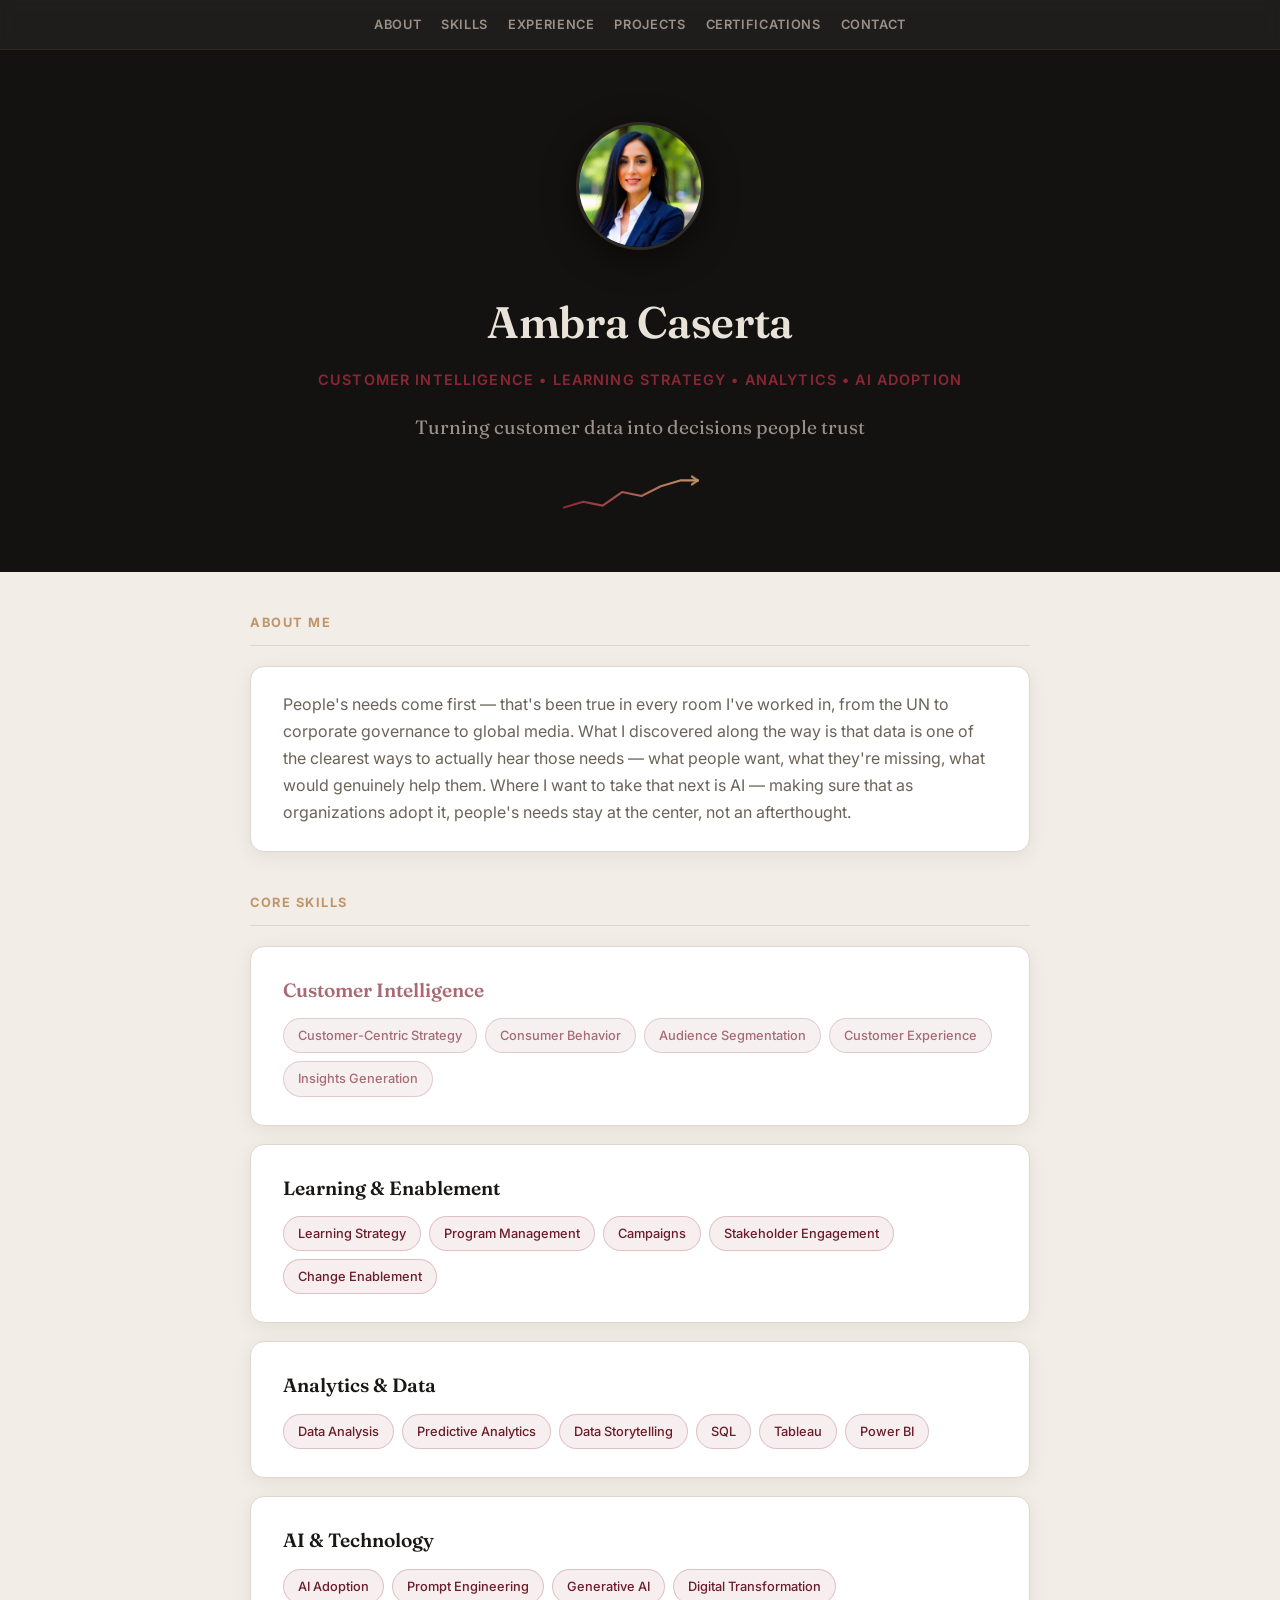
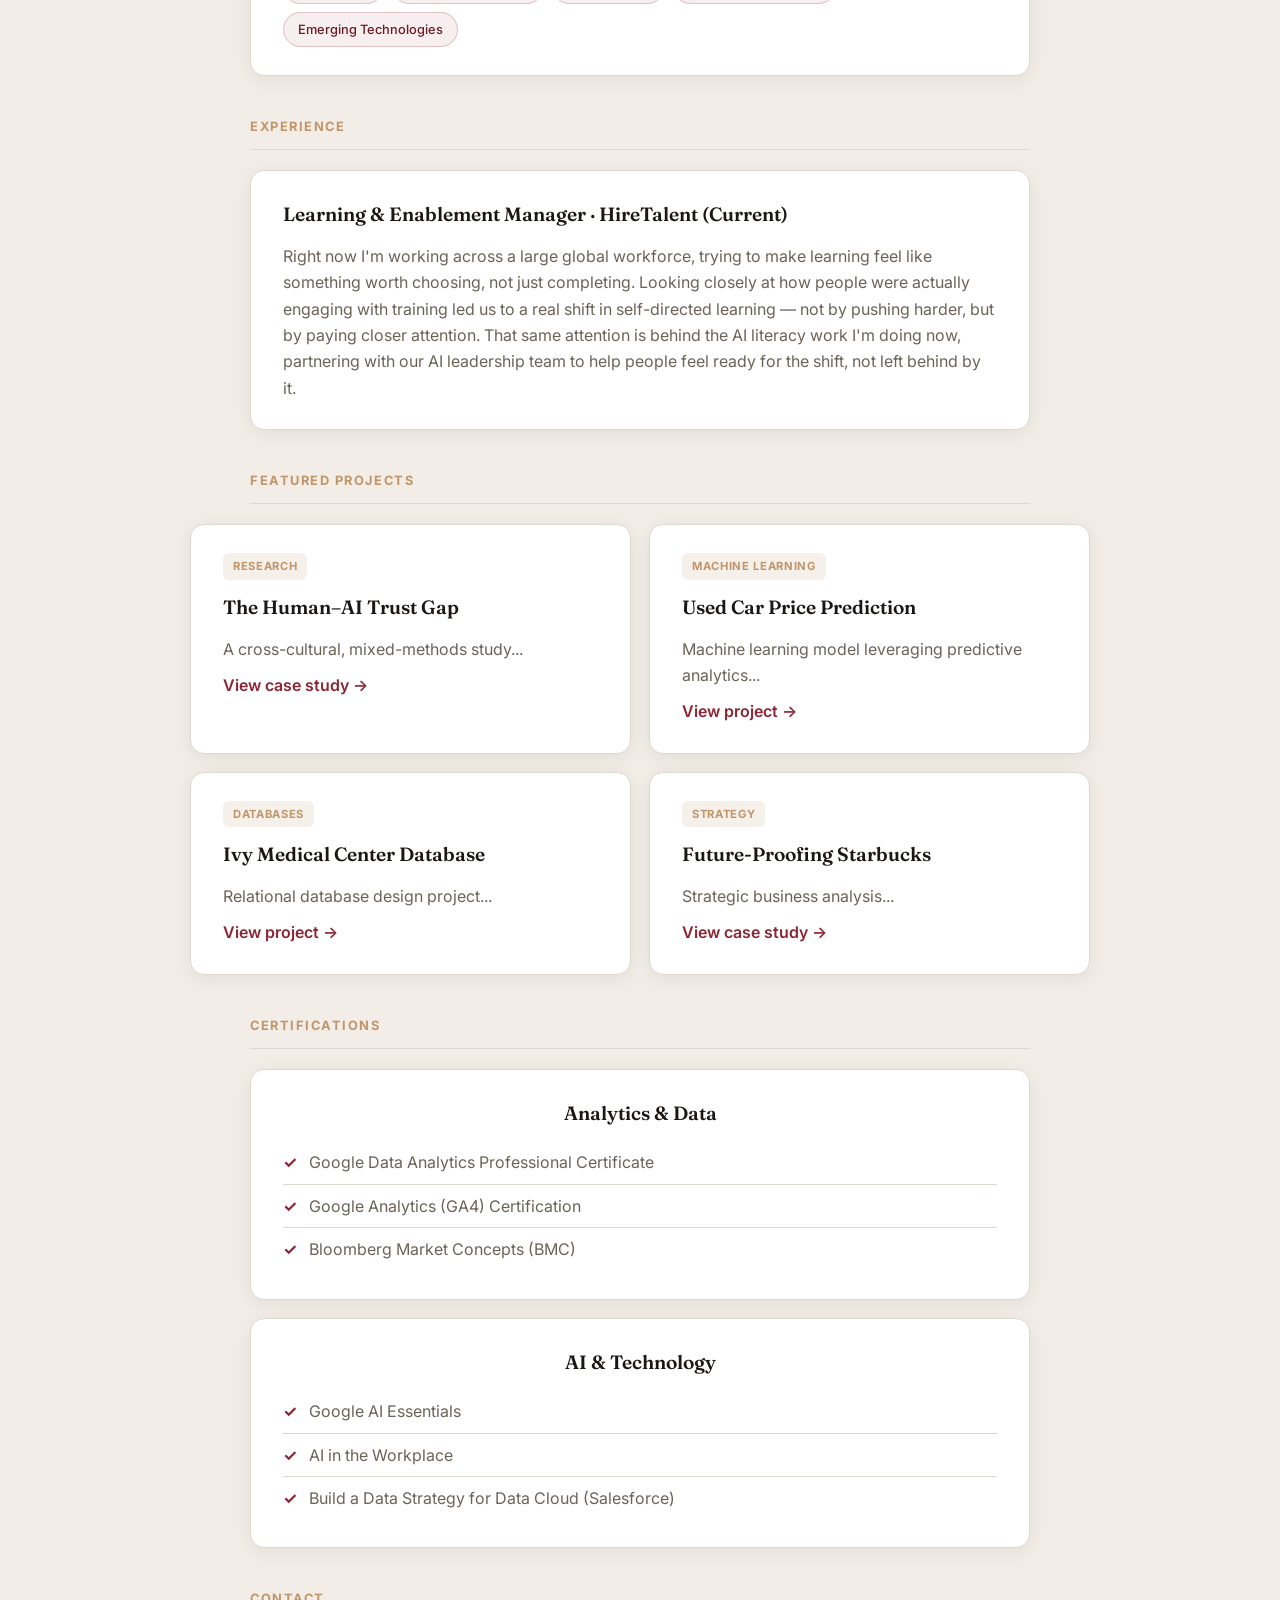
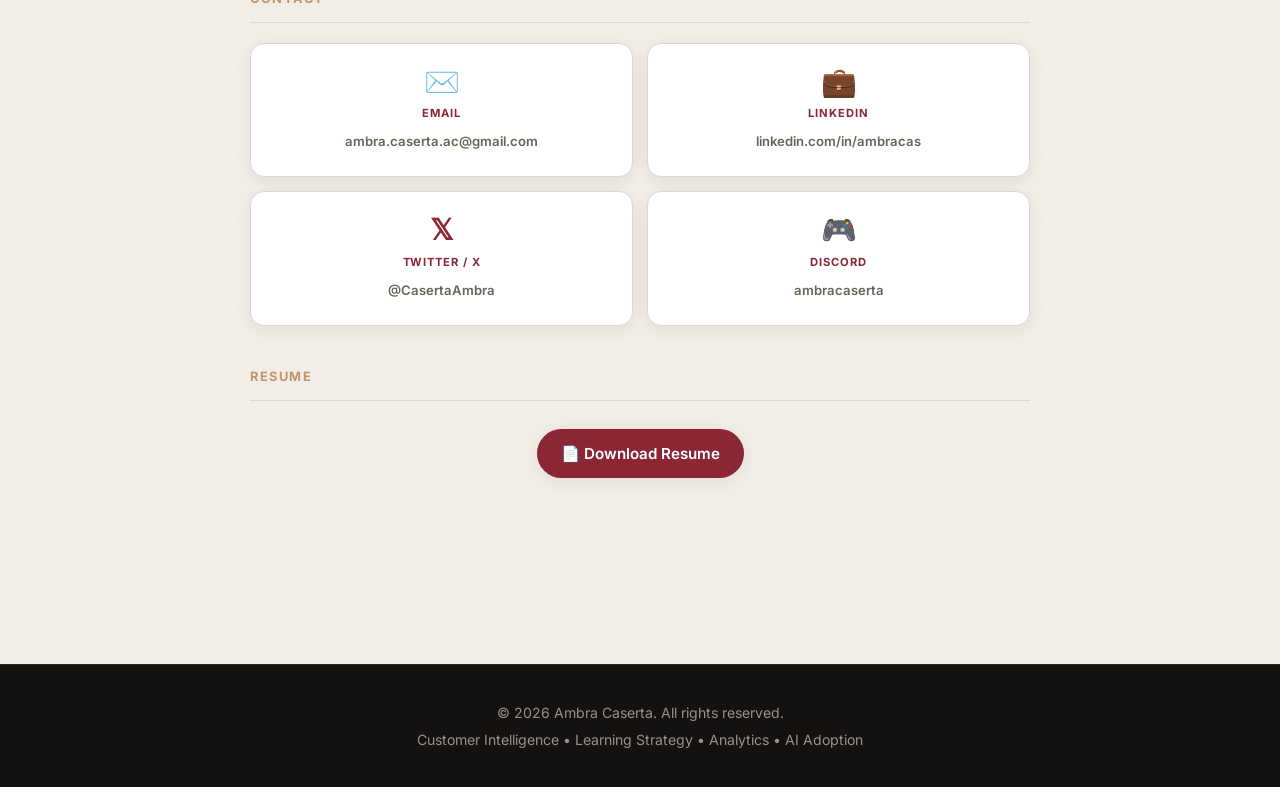
<file: index.html>
<!DOCTYPE html>
<html lang="en">
<head>
  <meta charset="UTF-8">
  <meta name="viewport" content="width=device-width, initial-scale=1.0">
  <title>Ambra Caserta Portfolio</title>
  <link rel="stylesheet" href="styles.css">
</head>
<body>

  <!-- ── Navigation ── -->
  <nav class="site-nav">
    <div class="nav-inner">
      <div class="nav-links">
        <a href="#about">About</a>
        <a href="#skills">Skills</a>
        <a href="#experience">Experience</a>
        <a href="#projects">Projects</a>
        <a href="#certifications">Certifications</a>
        <a href="#contact">Contact</a>
      </div>
    </div>
  </nav>

  <!-- ── Hero (dark band) ── -->
  <div class="hero" id="top">
    <div class="hero-inner">
      <img src="HeadShot.png" alt="Ambra Caserta" class="profile-pic">
      <h1>Ambra Caserta</h1>
      <h2>Customer Intelligence • Learning Strategy • Analytics • AI Adoption</h2>
      <p>Turning customer data into decisions people trust</p>
    </div>
  </div>

  <!-- ── Light content area ── -->
  <div class="content-wrap">

    <!-- About -->
   <h3 id="about">About Me</h3>
<div class="about-card">
  <p>People's needs come first — that's been true in every room I've worked 
  in, from the UN to corporate governance to global media. What I discovered 
  along the way is that data is one of the clearest ways to actually hear 
  those needs — what people want, what they're missing, what would genuinely 
  help them. Where I want to take that next is AI — making sure that as 
  organizations adopt it, people's needs stay at the center, not an 
  afterthought.</p>
</div>



    <!-- Skills -->
<h3 id="skills">Core Skills</h3>

<!-- Customer Intelligence card — unique id for color targeting -->
<div class="project-card skills-card" id="skills-ci">
  <h4>Customer Intelligence</h4>
  <div class="pill-group">
    <span class="pill">Customer-Centric Strategy</span>
    <span class="pill">Consumer Behavior</span>
    <span class="pill">Audience Segmentation</span>
    <span class="pill">Customer Experience</span>
    <span class="pill">Insights Generation</span>
  </div>
</div>

    <div class="project-card skills-card">
      <h4>Learning &amp; Enablement</h4>
      <div class="pill-group">
        <span class="pill">Learning Strategy</span>
        <span class="pill">Program Management</span>
        <span class="pill">Campaigns</span>
        <span class="pill">Stakeholder Engagement</span>
        <span class="pill">Change Enablement</span>
      </div>
    </div>
    <div class="project-card skills-card">
      <h4>Analytics &amp; Data</h4>
      <div class="pill-group">
        <span class="pill">Data Analysis</span>
        <span class="pill">Predictive Analytics</span>
        <span class="pill">Data Storytelling</span>
        <span class="pill">SQL</span>
        <span class="pill">Tableau</span>
        <span class="pill">Power BI</span>
      </div>
    </div>
    <div class="project-card skills-card">
      <h4>AI &amp; Technology</h4>
      <div class="pill-group">
        <span class="pill">AI Adoption</span>
        <span class="pill">Prompt Engineering</span> 
        <span class="pill">Generative AI</span>
        <span class="pill">Digital Transformation</span>
        <span class="pill">Emerging Technologies</span>
      </div>
    </div>

    <!-- Experience -->
    <h3 id="experience">Experience</h3>
  <div class="project-card">
  <h4>Learning & Enablement Manager · HireTalent (Current)</h4>
  <p>Right now I'm working across a large global workforce, trying to make 
  learning feel like something worth choosing, not just completing. Looking 
  closely at how people were actually engaging with training led us to a real 
  shift in self-directed learning — not by pushing harder, but by paying 
  closer attention. That same attention is behind the AI literacy work I'm 
  doing now, partnering with our AI leadership team to help people feel ready 
  for the shift, not left behind by it.</p>
</div>

     <!-- Projects -->
<h3 id="projects">Featured Projects</h3>
<div class="project-grid">

  <div class="project-card">
    <span class="tag">Research</span>
    <h4>The Human–AI Trust Gap</h4>
    <p>A cross-cultural, mixed-methods study...</p>
    <p><a href="projects/human-ai-trust-gap.html">View case study →</a></p>
  </div>

  <div class="project-card">
    <span class="tag">Machine Learning</span>
    <h4>Used Car Price Prediction</h4>
    <p>Machine learning model leveraging predictive analytics...</p>
    <p><a href="projects/Used-Car-Price-Prediction.html">View project →</a></p>
  </div>

  <div class="project-card">
    <span class="tag">Databases</span>
    <h4>Ivy Medical Center Database</h4>
    <p>Relational database design project...</p>
    <p><a href="projects/Ivy-Medical-Center-Database.html">View project →</a></p>
  </div>

  <div class="project-card">
    <span class="tag">Strategy</span>
    <h4>Future-Proofing Starbucks</h4>
    <p>Strategic business analysis...</p>
    <p><a href="projects/Future-Proofing-Starbucks.html">View case study →</a></p>
  </div>

</div>


    <!-- Certifications -->
    <h3 id="certifications">Certifications</h3>
    <div class="project-card">
      <h4>Analytics &amp; Data</h4>
      <ul>
        <li>Google Data Analytics Professional Certificate</li>
        <li>Google Analytics (GA4) Certification</li>
        <li>Bloomberg Market Concepts (BMC)</li>
      </ul>
    </div>
    <div class="project-card">
      <h4>AI &amp; Technology</h4>
      <ul>
        <li>Google AI Essentials</li>
        <li>AI in the Workplace</li>
        <li>Build a Data Strategy for Data Cloud (Salesforce)</li>
      </ul>
    </div>

    <!-- Contact -->
    <h3 id="contact">Contact</h3>
    <div class="contact-grid">
      <a href="mailto:ambra.caserta.ac@gmail.com" class="contact-card">
        <span class="contact-icon">✉️</span>
        <span class="contact-label">Email</span>
        <span class="contact-value">ambra.caserta.ac@gmail.com</span>
      </a>
      <a href="https://www.linkedin.com/in/ambracas/" target="_blank" rel="noopener noreferrer" class="contact-card">
        <span class="contact-icon">💼</span>
        <span class="contact-label">LinkedIn</span>
        <span class="contact-value">linkedin.com/in/ambracas</span>
      </a>
      <a href="https://twitter.com/CasertaAmbra" target="_blank" rel="noopener noreferrer" class="contact-card">
        <span class="contact-icon">𝕏</span>
        <span class="contact-label">Twitter / X</span>
        <span class="contact-value">@CasertaAmbra</span>
      </a>
      <a href="https://discord.com/users/ambracaserta" target="_blank" rel="noopener noreferrer" class="contact-card">
        <span class="contact-icon">🎮</span>
        <span class="contact-label">Discord</span>
        <span class="contact-value">ambracaserta</span>
      </a>
    </div>

    <!-- Resume -->
    <h3>Resume</h3> 
    <p>
      <a href="AmbraCaserta_Resume.pdf" download>📄 Download Resume</a>
    </p>

  </div><!-- end .content-wrap -->

  <footer>
    <p>© 2026 Ambra Caserta. All rights reserved.</p>
    <p>Customer Intelligence • Learning Strategy • Analytics • AI Adoption</p>
  </footer>

  <script src="script.js" defer></script>
</body>
</html>
</file>
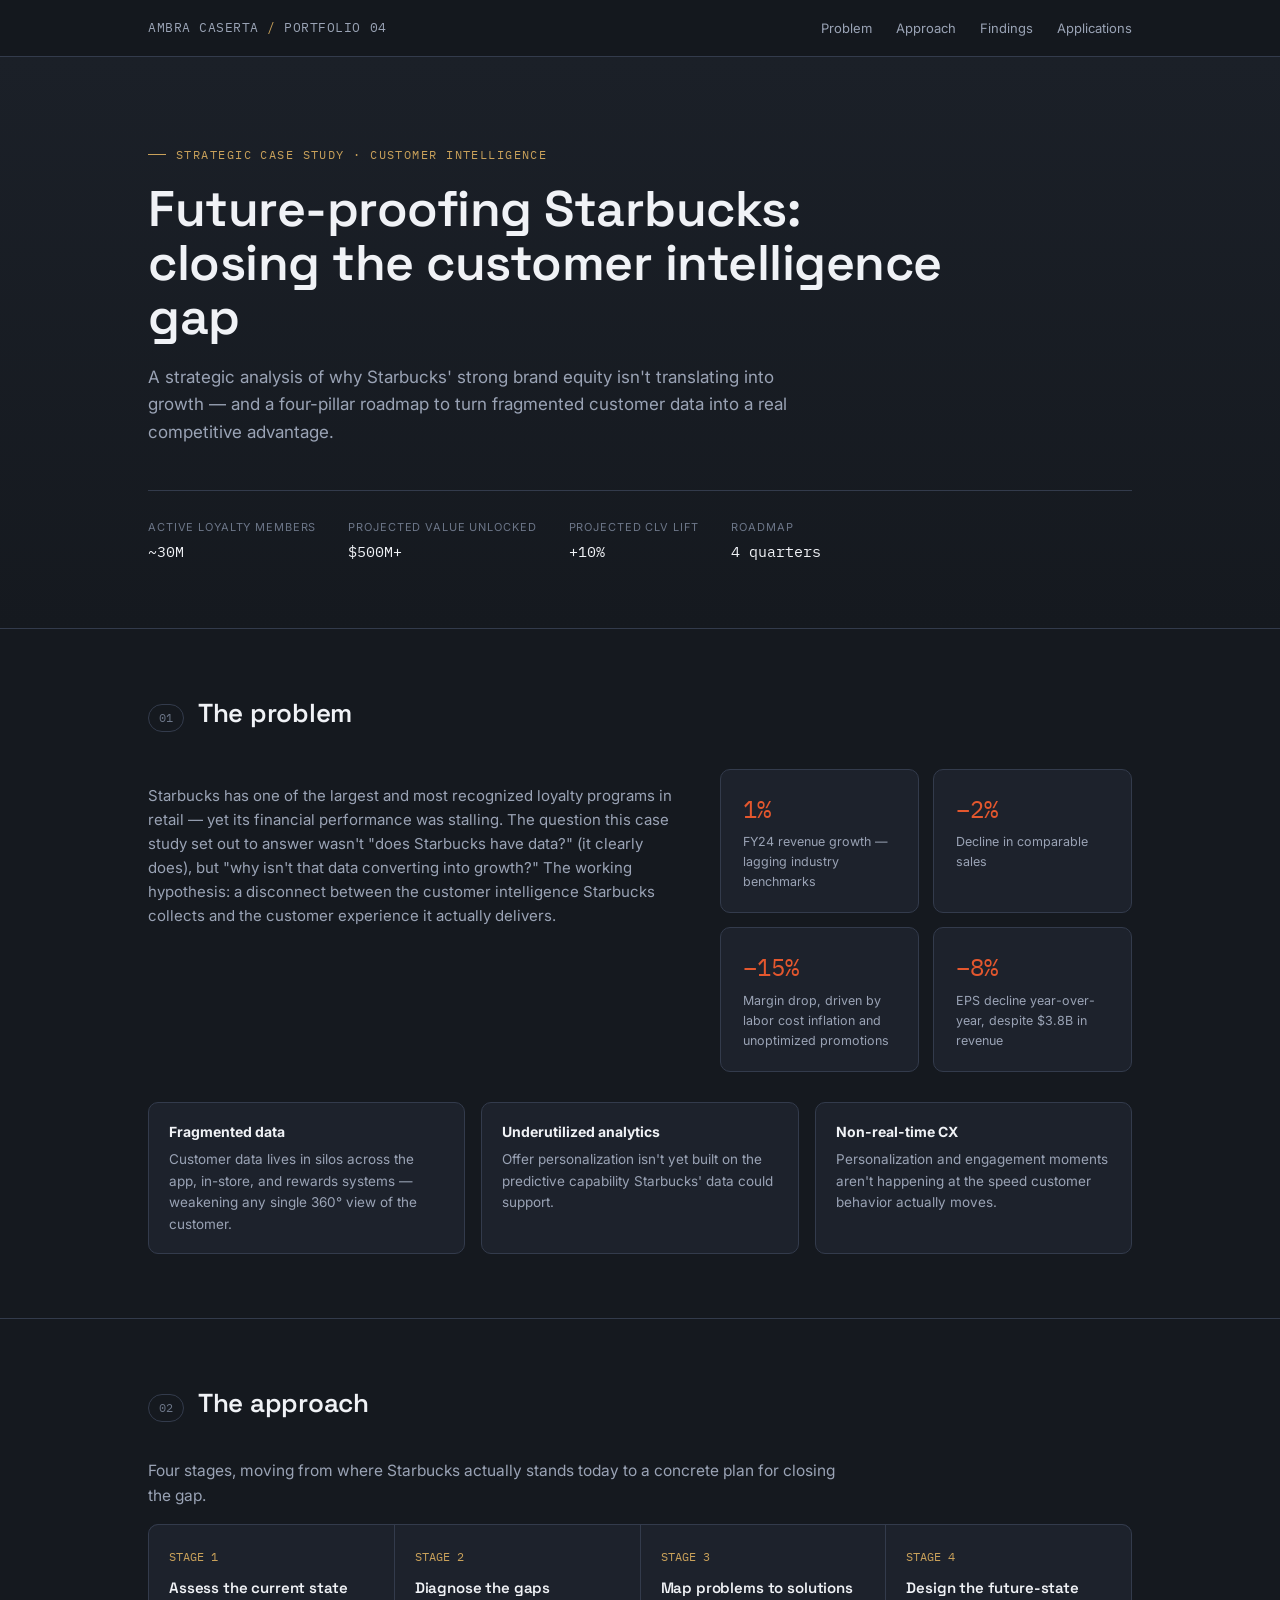
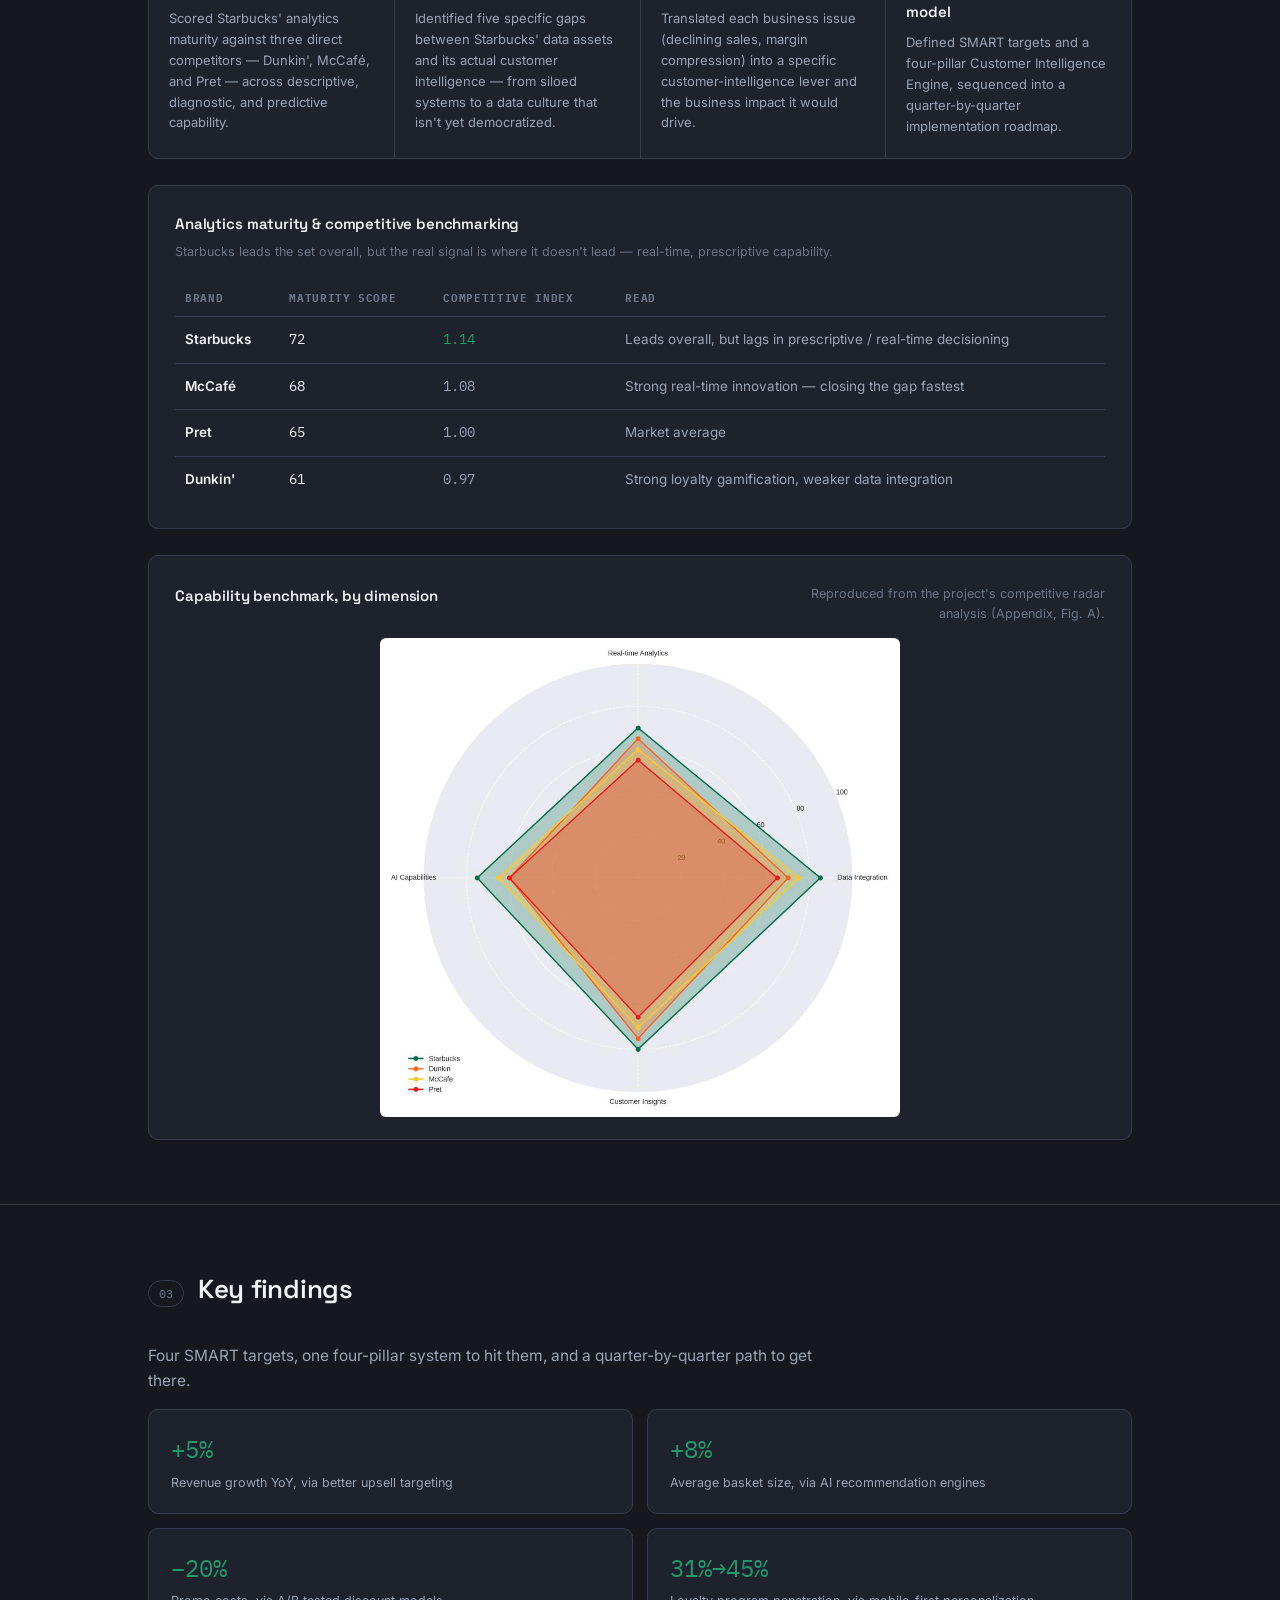
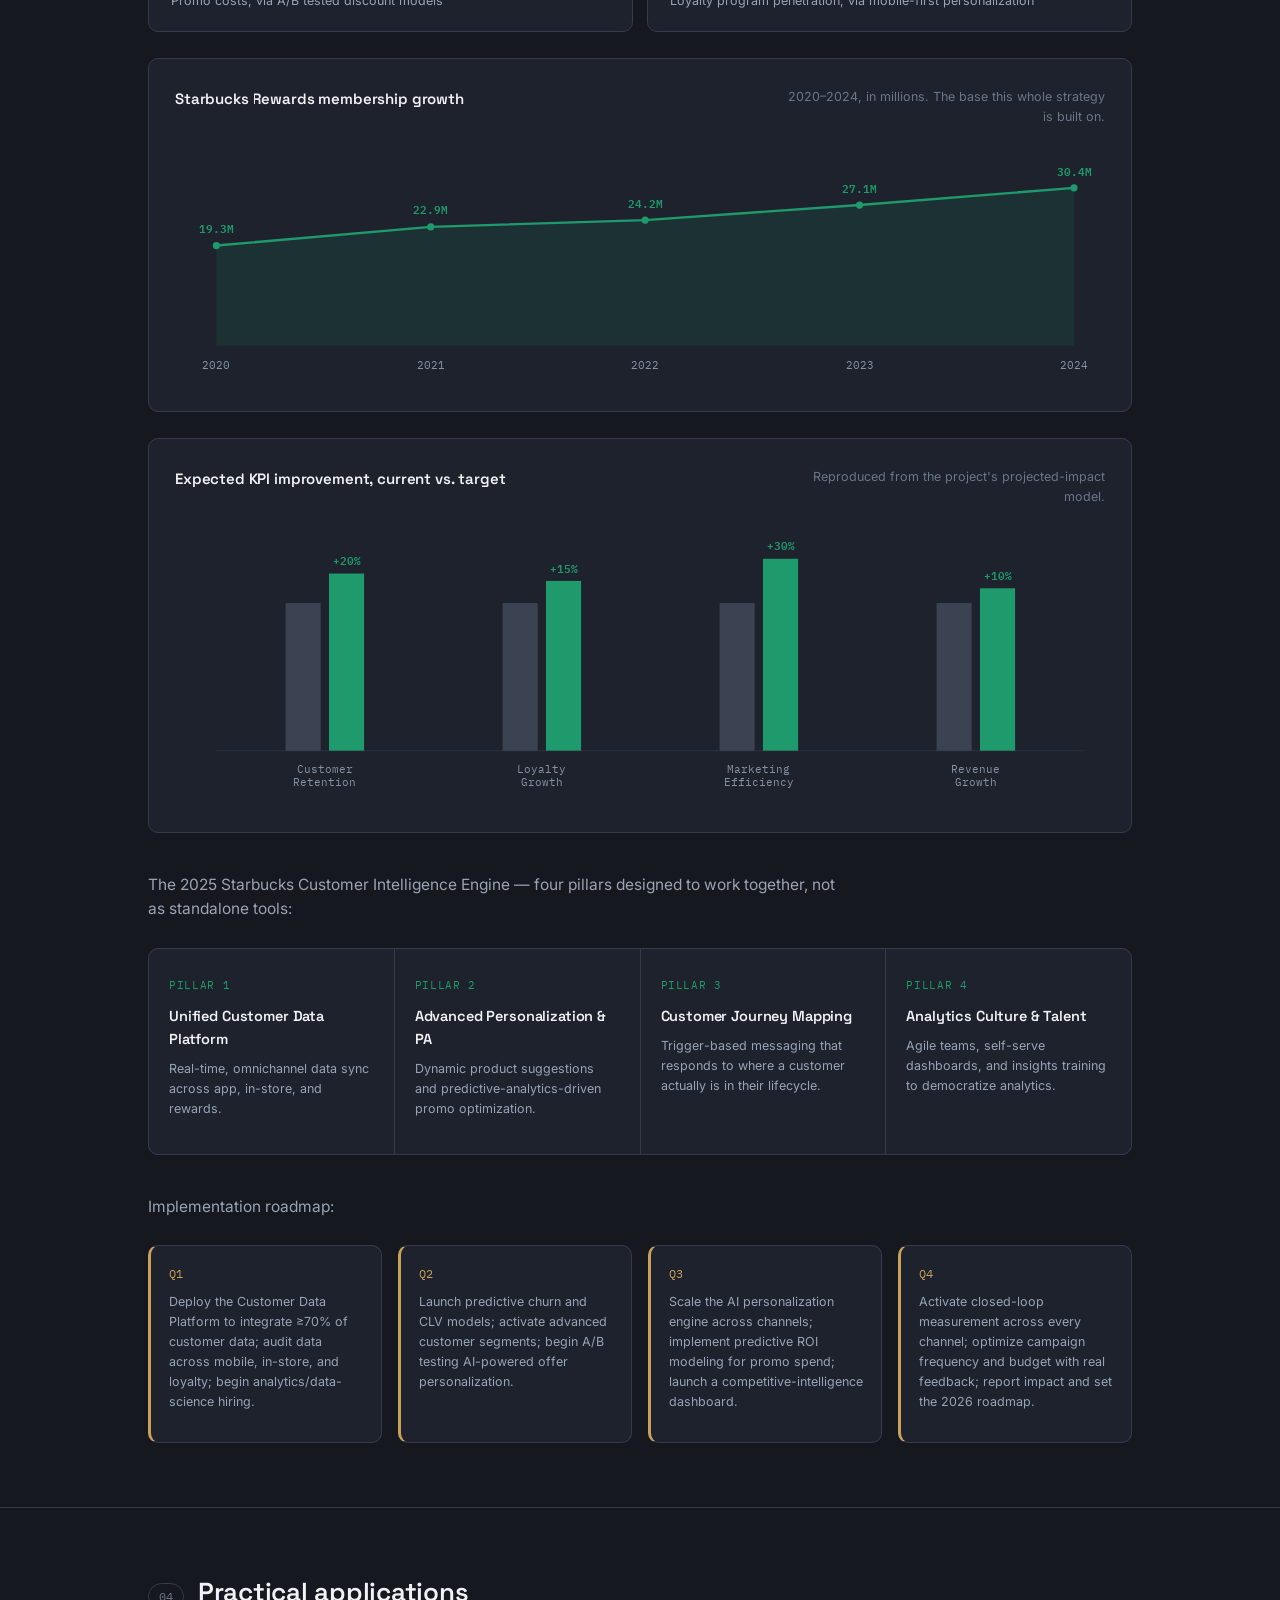
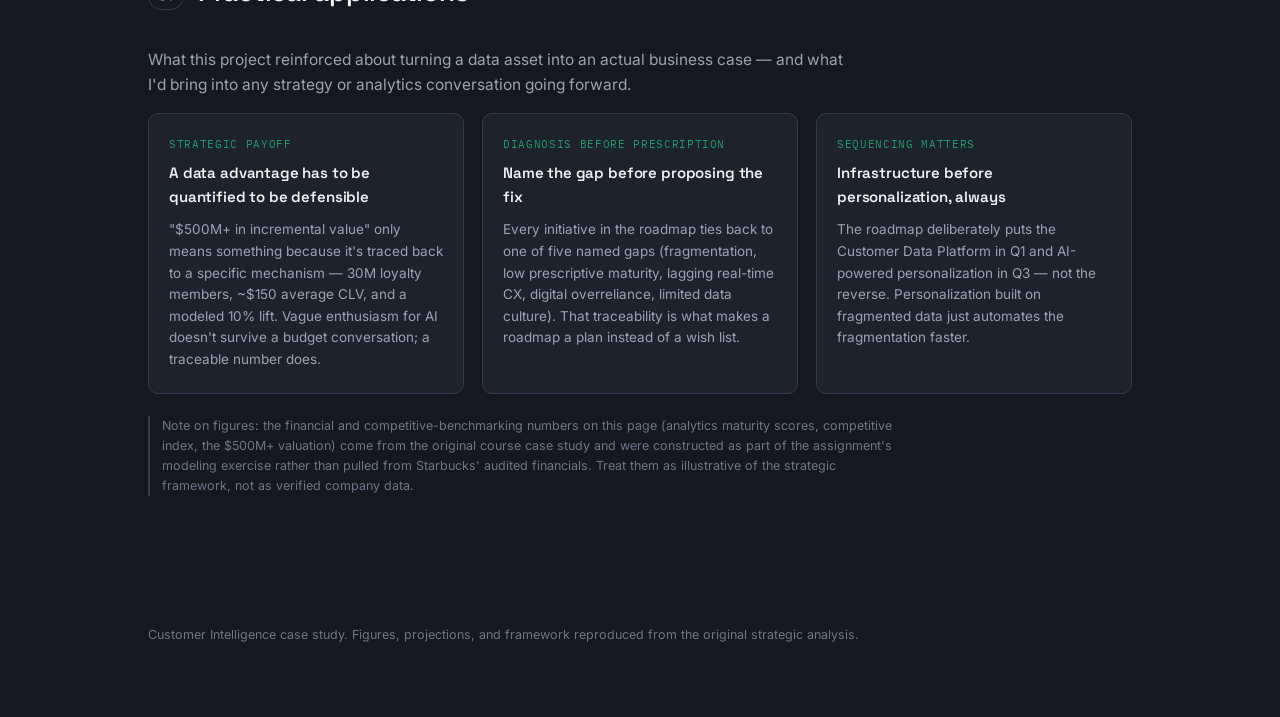
<file: projects/Future-Proofing-Starbucks.html>
<!DOCTYPE html>
<html lang="en">
<head>
<meta charset="UTF-8">
<meta name="viewport" content="width=device-width, initial-scale=1.0">
<title>Future-Proofing Starbucks — Customer Intelligence Case Study</title>
<link rel="preconnect" href="https://fonts.googleapis.com">
<link rel="preconnect" href="https://fonts.gstatic.com" crossorigin>
<link href="https://fonts.googleapis.com/css2?family=Space+Grotesk:wght@400;500;600;700&family=Inter:wght@400;500;600&family=IBM+Plex+Mono:wght@400;500;600&display=swap" rel="stylesheet">
<link rel="stylesheet" href="stylesStarbucks.css">
</head>
<body>

<div class="topbar">
  <div class="wrap">
    <div class="brand">AMBRA CASERTA <span>/</span> PORTFOLIO 04</div>
    <nav>
      <a href="#problem">Problem</a>
      <a href="#approach">Approach</a>
      <a href="#findings">Findings</a>
      <a href="#applications">Applications</a>
    </nav>
  </div>
</div>

<header class="hero">
  <div class="wrap">
    <div class="eyebrow mono">Strategic Case Study · Customer Intelligence</div>
    <h1>Future-proofing Starbucks: closing the customer intelligence gap</h1>
    <p class="sub">A strategic analysis of why Starbucks' strong brand equity isn't translating into growth — and a four-pillar roadmap to turn fragmented customer data into a real competitive advantage.</p>
    <div class="hero-meta">
      <div><span class="k">Active loyalty members</span><span class="v">~30M</span></div>
      <div><span class="k">Projected value unlocked</span><span class="v">$500M+</span></div>
      <div><span class="k">Projected CLV lift</span><span class="v">+10%</span></div>
      <div><span class="k">Roadmap</span><span class="v">4 quarters</span></div>
    </div>
  </div>
</header>

<section class="block" id="problem">
  <div class="wrap">
    <div class="block-head"><span class="tag mono">01</span><h2>The problem</h2></div>
    <div class="problem-grid">
      <p>Starbucks has one of the largest and most recognized loyalty programs in retail — yet its financial performance was stalling. The question this case study set out to answer wasn't "does Starbucks have data?" (it clearly does), but "why isn't that data converting into growth?" The working hypothesis: a disconnect between the customer intelligence Starbucks collects and the customer experience it actually delivers.</p>
      <div class="stat-row">
        <div class="stat-card"><div class="num">1%</div><div class="lbl">FY24 revenue growth — lagging industry benchmarks</div></div>
        <div class="stat-card"><div class="num">−2%</div><div class="lbl">Decline in comparable sales</div></div>
        <div class="stat-card"><div class="num">−15%</div><div class="lbl">Margin drop, driven by labor cost inflation and unoptimized promotions</div></div>
        <div class="stat-card"><div class="num">−8%</div><div class="lbl">EPS decline year-over-year, despite $3.8B in revenue</div></div>
      </div>
    </div>

    <div class="flag-list">
      <div class="flag-item"><b>Fragmented data</b>Customer data lives in silos across the app, in-store, and rewards systems — weakening any single 360° view of the customer.</div>
      <div class="flag-item"><b>Underutilized analytics</b>Offer personalization isn't yet built on the predictive capability Starbucks' data could support.</div>
      <div class="flag-item"><b>Non-real-time CX</b>Personalization and engagement moments aren't happening at the speed customer behavior actually moves.</div>
    </div>
  </div>
</section>

<section class="block" id="approach">
  <div class="wrap">
    <div class="block-head"><span class="tag mono">02</span><h2>The approach</h2></div>
    <p class="lede">Four stages, moving from where Starbucks actually stands today to a concrete plan for closing the gap.</p>
    <div class="steps">
      <div class="step">
        <div class="idx">STAGE 1</div>
        <h3>Assess the current state</h3>
        <p>Scored Starbucks' analytics maturity against three direct competitors — Dunkin', McCafé, and Pret — across descriptive, diagnostic, and predictive capability.</p>
      </div>
      <div class="step">
        <div class="idx">STAGE 2</div>
        <h3>Diagnose the gaps</h3>
        <p>Identified five specific gaps between Starbucks' data assets and its actual customer intelligence — from siloed systems to a data culture that isn't yet democratized.</p>
      </div>
      <div class="step">
        <div class="idx">STAGE 3</div>
        <h3>Map problems to solutions</h3>
        <p>Translated each business issue (declining sales, margin compression) into a specific customer-intelligence lever and the business impact it would drive.</p>
      </div>
      <div class="step">
        <div class="idx">STAGE 4</div>
        <h3>Design the future-state model</h3>
        <p>Defined SMART targets and a four-pillar Customer Intelligence Engine, sequenced into a quarter-by-quarter implementation roadmap.</p>
      </div>
    </div>

    <div class="bench-card">
      <h3>Analytics maturity & competitive benchmarking</h3>
      <div class="note">Starbucks leads the set overall, but the real signal is where it doesn't lead — real-time, prescriptive capability.</div>
      <table class="bench-table">
        <thead><tr><th>Brand</th><th>Maturity score</th><th>Competitive index</th><th>Read</th></tr></thead>
        <tbody>
          <tr class="lead"><td class="brand">Starbucks</td><td class="num">72</td><td class="idx">1.14</td><td>Leads overall, but lags in prescriptive / real-time decisioning</td></tr>
          <tr><td class="brand">McCafé</td><td class="num">68</td><td class="idx">1.08</td><td>Strong real-time innovation — closing the gap fastest</td></tr>
          <tr><td class="brand">Pret</td><td class="num">65</td><td class="idx">1.00</td><td>Market average</td></tr>
          <tr><td class="brand">Dunkin'</td><td class="num">61</td><td class="idx">0.97</td><td>Strong loyalty gamification, weaker data integration</td></tr>
        </tbody>
      </table>
    </div>

    <div class="chart-card">
      <div class="chart-top">
        <h3>Capability benchmark, by dimension</h3>
        <div class="note">Reproduced from the project's competitive radar analysis (Appendix, Fig. A).</div>
      </div>
      <img src="starbucks-radar-benchmark.png" alt="Radar chart comparing Starbucks, Dunkin, McCafe, and Pret across Real-time Analytics, Data Integration, AI Capabilities, and Customer Insights" style="width:100%;max-width:520px;display:block;margin:14px auto 0;border-radius:6px;background:#fff;padding:10px;">
    </div>
  </div>
</section>

<section class="block" id="findings">
  <div class="wrap">
    <div class="block-head"><span class="tag mono">03</span><h2>Key findings</h2></div>
    <p class="lede">Four SMART targets, one four-pillar system to hit them, and a quarter-by-quarter path to get there.</p>

    <div class="stat-row">
      <div class="stat-card"><div class="num" style="color:var(--green)">+5%</div><div class="lbl">Revenue growth YoY, via better upsell targeting</div></div>
      <div class="stat-card"><div class="num" style="color:var(--green)">+8%</div><div class="lbl">Average basket size, via AI recommendation engines</div></div>
      <div class="stat-card"><div class="num" style="color:var(--green)">−20%</div><div class="lbl">Promo costs, via A/B tested discount models</div></div>
      <div class="stat-card"><div class="num" style="color:var(--green)">31%→45%</div><div class="lbl">Loyalty program penetration, via mobile-first personalization</div></div>
    </div>

    <div class="chart-card">
      <div class="chart-top">
        <h3>Starbucks Rewards membership growth</h3>
        <div class="note">2020–2024, in millions. The base this whole strategy is built on.</div>
      </div>
      <div id="loyalty-chart"></div>
    </div>

    <div class="chart-card">
      <div class="chart-top">
        <h3>Expected KPI improvement, current vs. target</h3>
        <div class="note">Reproduced from the project's projected-impact model.</div>
      </div>
      <div id="kpi-chart"></div>
    </div>

    <p class="lede" style="margin-top:40px;">The 2025 Starbucks Customer Intelligence Engine — four pillars designed to work together, not as standalone tools:</p>
    <div class="pillars">
      <div class="pillar"><span class="tag mono">Pillar 1</span><h3>Unified Customer Data Platform</h3><p>Real-time, omnichannel data sync across app, in-store, and rewards.</p></div>
      <div class="pillar"><span class="tag mono">Pillar 2</span><h3>Advanced Personalization &amp; PA</h3><p>Dynamic product suggestions and predictive-analytics-driven promo optimization.</p></div>
      <div class="pillar"><span class="tag mono">Pillar 3</span><h3>Customer Journey Mapping</h3><p>Trigger-based messaging that responds to where a customer actually is in their lifecycle.</p></div>
      <div class="pillar"><span class="tag mono">Pillar 4</span><h3>Analytics Culture &amp; Talent</h3><p>Agile teams, self-serve dashboards, and insights training to democratize analytics.</p></div>
    </div>

    <p class="lede" style="margin-top:40px;">Implementation roadmap:</p>
    <div class="roadmap">
      <div class="quarter"><div class="q mono">Q1</div><p>Deploy the Customer Data Platform to integrate ≥70% of customer data; audit data across mobile, in-store, and loyalty; begin analytics/data-science hiring.</p></div>
      <div class="quarter"><div class="q mono">Q2</div><p>Launch predictive churn and CLV models; activate advanced customer segments; begin A/B testing AI-powered offer personalization.</p></div>
      <div class="quarter"><div class="q mono">Q3</div><p>Scale the AI personalization engine across channels; implement predictive ROI modeling for promo spend; launch a competitive-intelligence dashboard.</p></div>
      <div class="quarter"><div class="q mono">Q4</div><p>Activate closed-loop measurement across every channel; optimize campaign frequency and budget with real feedback; report impact and set the 2026 roadmap.</p></div>
    </div>
  </div>
</section>

<section class="block" id="applications" style="border-bottom:none;">
  <div class="wrap">
    <div class="block-head"><span class="tag mono">04</span><h2>Practical applications</h2></div>
    <p class="lede">What this project reinforced about turning a data asset into an actual business case — and what I'd bring into any strategy or analytics conversation going forward.</p>
    <div class="apps">
      <div class="app-card">
        <div class="k mono">Strategic payoff</div>
        <h3>A data advantage has to be quantified to be defensible</h3>
        <p>"$500M+ in incremental value" only means something because it's traced back to a specific mechanism — 30M loyalty members, ~$150 average CLV, and a modeled 10% lift. Vague enthusiasm for AI doesn't survive a budget conversation; a traceable number does.</p>
      </div>
      <div class="app-card">
        <div class="k mono">Diagnosis before prescription</div>
        <h3>Name the gap before proposing the fix</h3>
        <p>Every initiative in the roadmap ties back to one of five named gaps (fragmentation, low prescriptive maturity, lagging real-time CX, digital overreliance, limited data culture). That traceability is what makes a roadmap a plan instead of a wish list.</p>
      </div>
      <div class="app-card">
        <div class="k mono">Sequencing matters</div>
        <h3>Infrastructure before personalization, always</h3>
        <p>The roadmap deliberately puts the Customer Data Platform in Q1 and AI-powered personalization in Q3 — not the reverse. Personalization built on fragmented data just automates the fragmentation faster.</p>
      </div>
    </div>
    <p class="caveat">Note on figures: the financial and competitive-benchmarking numbers on this page (analytics maturity scores, competitive index, the $500M+ valuation) come from the original course case study and were constructed as part of the assignment's modeling exercise rather than pulled from Starbucks' audited financials. Treat them as illustrative of the strategic framework, not as verified company data.</p>
  </div>
</section>

<footer>
  <div class="wrap">
    <p>Customer Intelligence case study. Figures, projections, and framework reproduced from the original strategic analysis.</p>
  </div>
</footer>

<script>
(function(){
  const data = [
    {label:'Customer\nRetention', current:100, target:120},
    {label:'Loyalty\nGrowth', current:100, target:115},
    {label:'Marketing\nEfficiency', current:100, target:130},
    {label:'Revenue\nGrowth', current:100, target:110}
  ];
  const w = 900, h = 280, padL = 40, padR = 20, padT = 30, padB = 50;
  const maxY = 140;
  const groupW = (w - padL - padR) / data.length;
  const barW = 34;
  const y = v => padT + (1 - v/maxY) * (h - padT - padB);

  const bars = data.map((d,i) => {
    const cx = padL + groupW*i + groupW/2;
    const x1 = cx - barW - 4, x2 = cx + 4;
    const yCur = y(d.current), yTar = y(d.target);
    const diff = Math.round(d.target - d.current);
    return `
      <rect x="${x1}" y="${yCur}" width="${barW}" height="${(h-padB)-yCur}" fill="#5A6478" opacity="0.5"/>
      <rect x="${x2}" y="${yTar}" width="${barW}" height="${(h-padB)-yTar}" fill="#1F9A6C"/>
      <text x="${x2+barW/2}" y="${yTar-8}" text-anchor="middle" font-size="11" fill="#1F9A6C" font-weight="600">+${diff}%</text>
      <text x="${cx}" y="${h-28}" text-anchor="middle" font-size="10.5" fill="#8992A3">${d.label.split('\n')[0]}</text>
      <text x="${cx}" y="${h-16}" text-anchor="middle" font-size="10.5" fill="#8992A3">${d.label.split('\n')[1]}</text>
    `;
  }).join('');

  const svg = `
  <svg viewBox="0 0 ${w} ${h}" width="100%" role="img" aria-label="Bar chart comparing current baseline to target KPI improvements">
    <line x1="${padL}" y1="${h-padB}" x2="${w-padR}" y2="${h-padB}" stroke="#2A3140" stroke-width="1"/>
    ${bars}
  </svg>`;
  document.getElementById('kpi-chart').innerHTML = svg;
})();

(function(){
  const data = [
    {yr:'2020', v:19.3}, {yr:'2021', v:22.9}, {yr:'2022', v:24.2},
    {yr:'2023', v:27.1}, {yr:'2024', v:30.4}
  ];
  const w = 900, h = 240, padL = 40, padR = 30, padT = 30, padB = 34;
  const maxY = 35, minY = 0;
  const x = i => padL + (i/(data.length-1)) * (w - padL - padR);
  const y = v => padT + (1 - (v-minY)/(maxY-minY)) * (h - padT - padB);
  const line = data.map((d,i) => (i===0?'M':'L') + x(i).toFixed(1) + ',' + y(d.v).toFixed(1)).join(' ');
  const area = line + ` L${x(data.length-1).toFixed(1)},${h-padB} L${x(0).toFixed(1)},${h-padB} Z`;

  const points = data.map((d,i) => `
    <circle cx="${x(i).toFixed(1)}" cy="${y(d.v).toFixed(1)}" r="3.5" fill="#1F9A6C"/>
    <text x="${x(i).toFixed(1)}" y="${y(d.v)-12}" text-anchor="middle" font-size="11" fill="#1F9A6C" font-weight="600">${d.v}M</text>
    <text x="${x(i).toFixed(1)}" y="${h-12}" text-anchor="middle" font-size="10.5" fill="#8992A3">${d.yr}</text>
  `).join('');

  const svg2 = `
  <svg viewBox="0 0 ${w} ${h}" width="100%" role="img" aria-label="Line chart of Starbucks Rewards membership growth from 2020 to 2024">
    <path d="${area}" fill="#1F9A6C" opacity="0.12"/>
    <path d="${line}" fill="none" stroke="#1F9A6C" stroke-width="2.25"/>
    ${points}
  </svg>`;
  document.getElementById('loyalty-chart').innerHTML = svg2;
})();
</script>

</body>
</html>
</file>
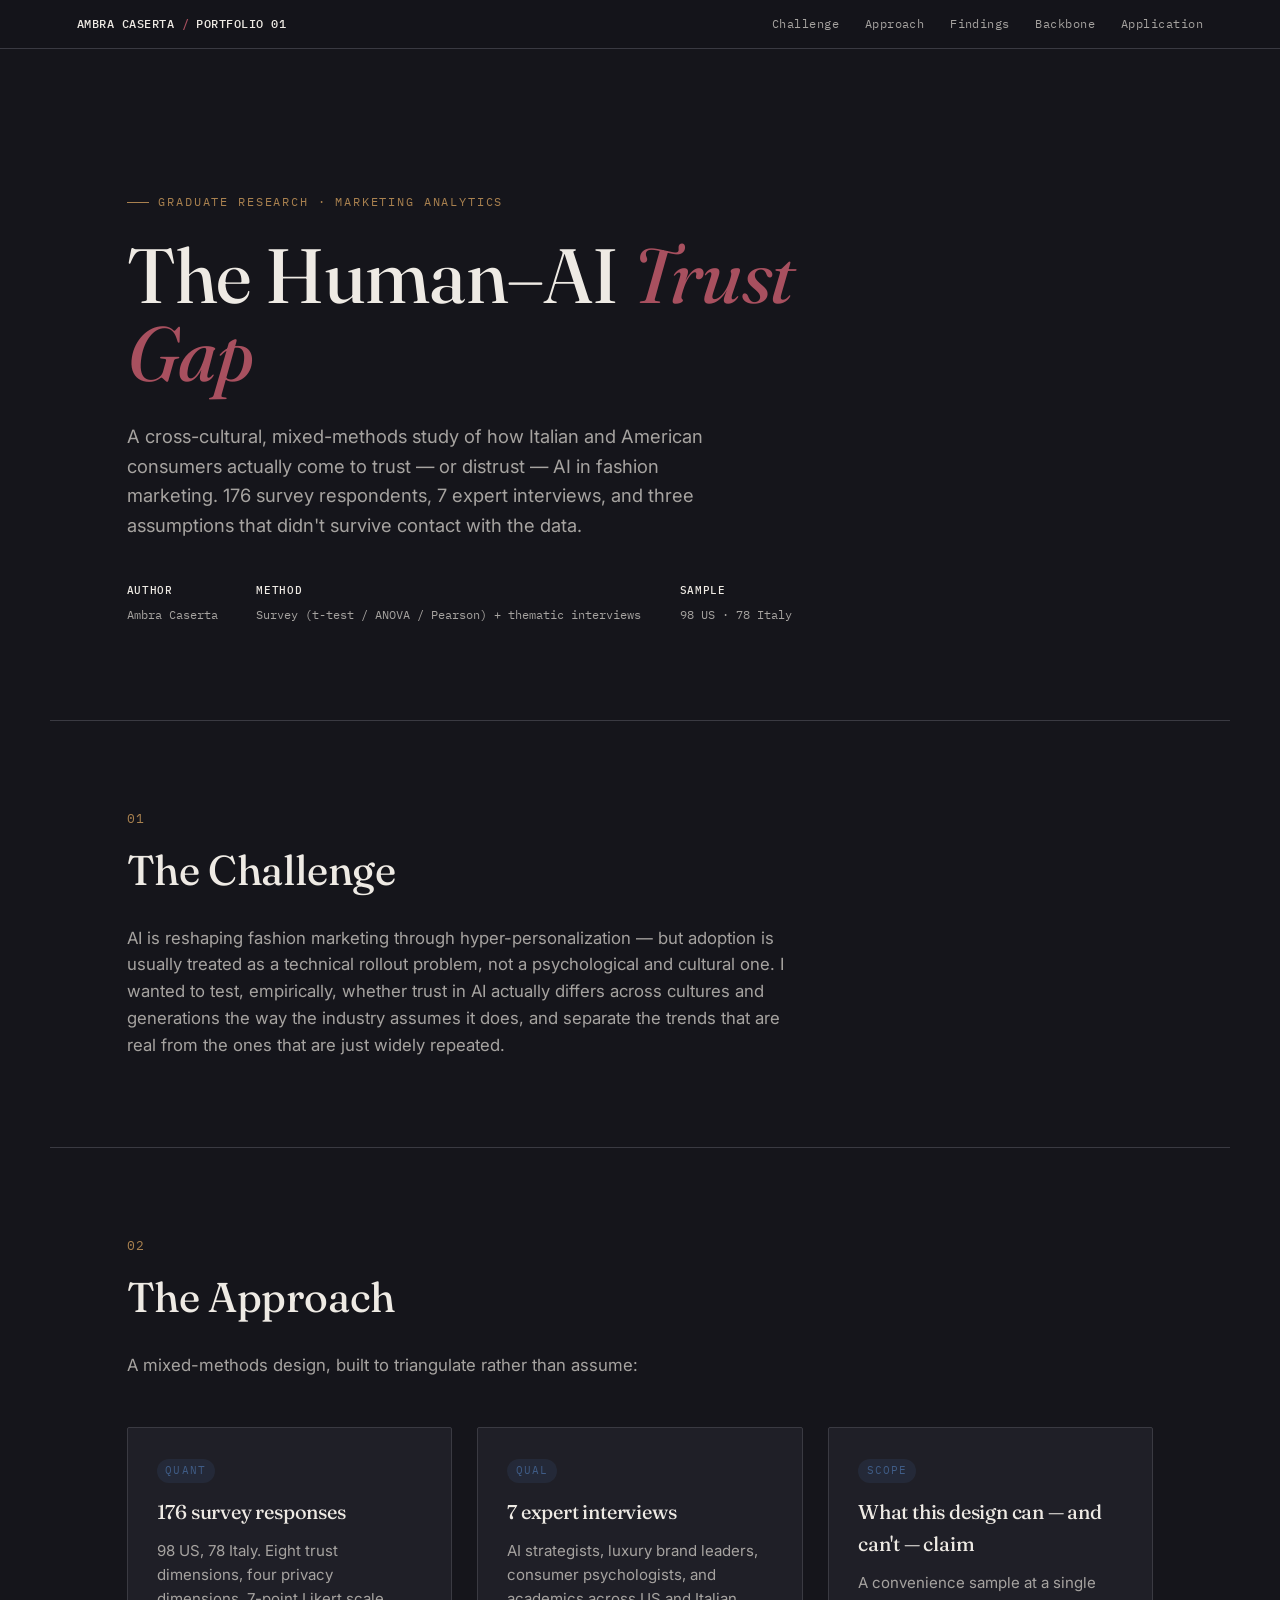
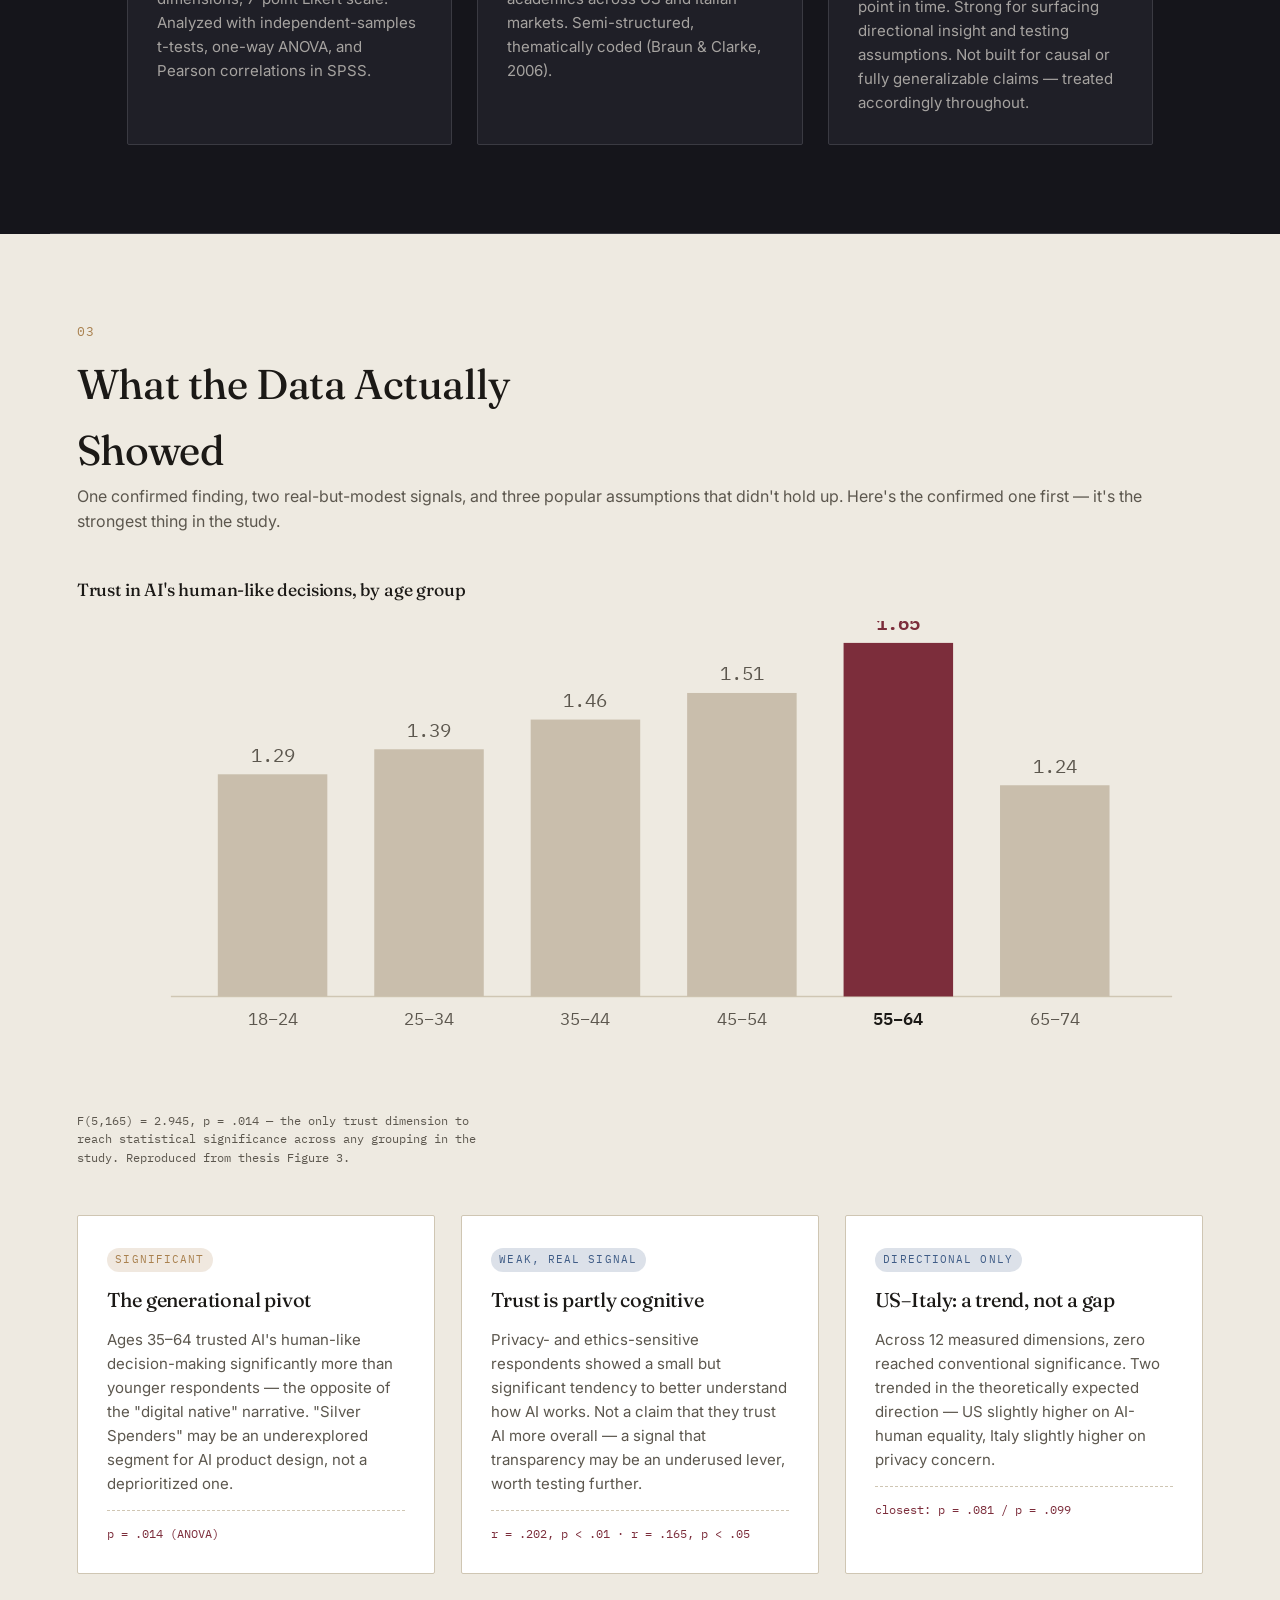
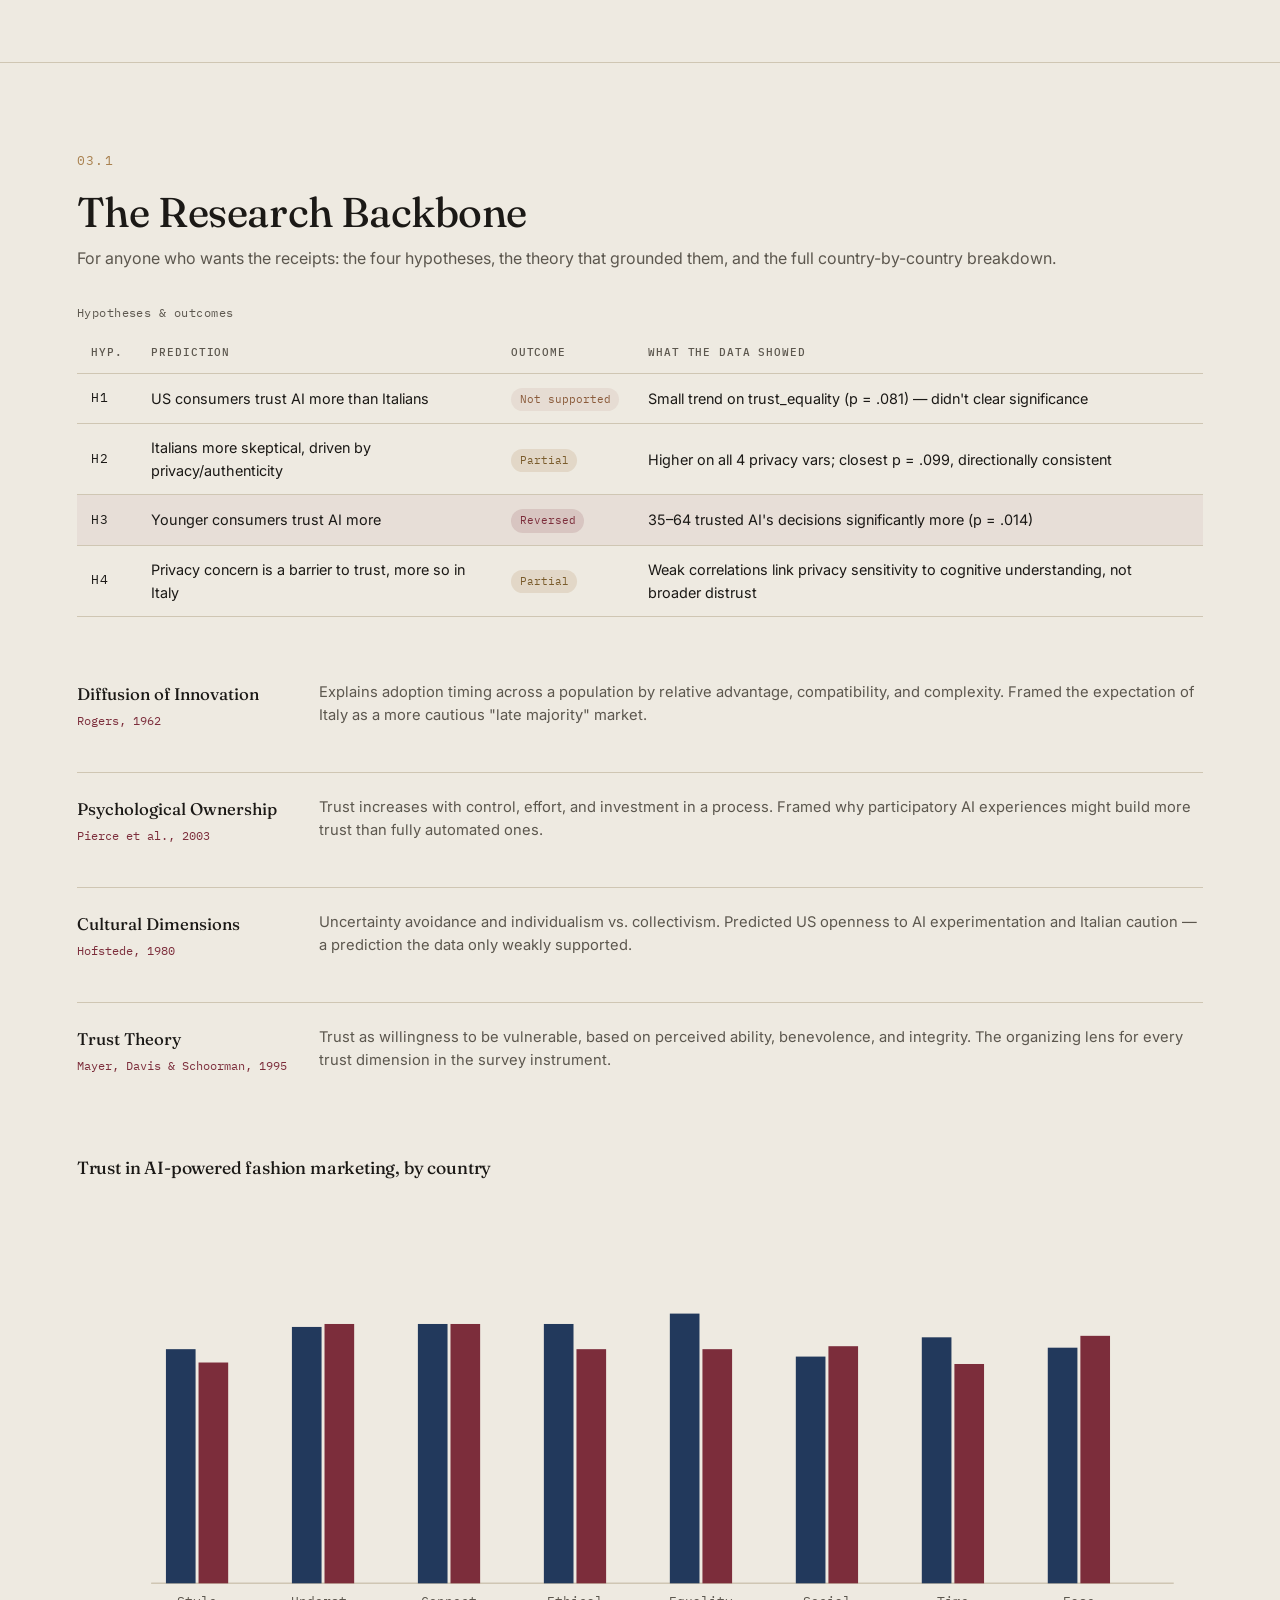
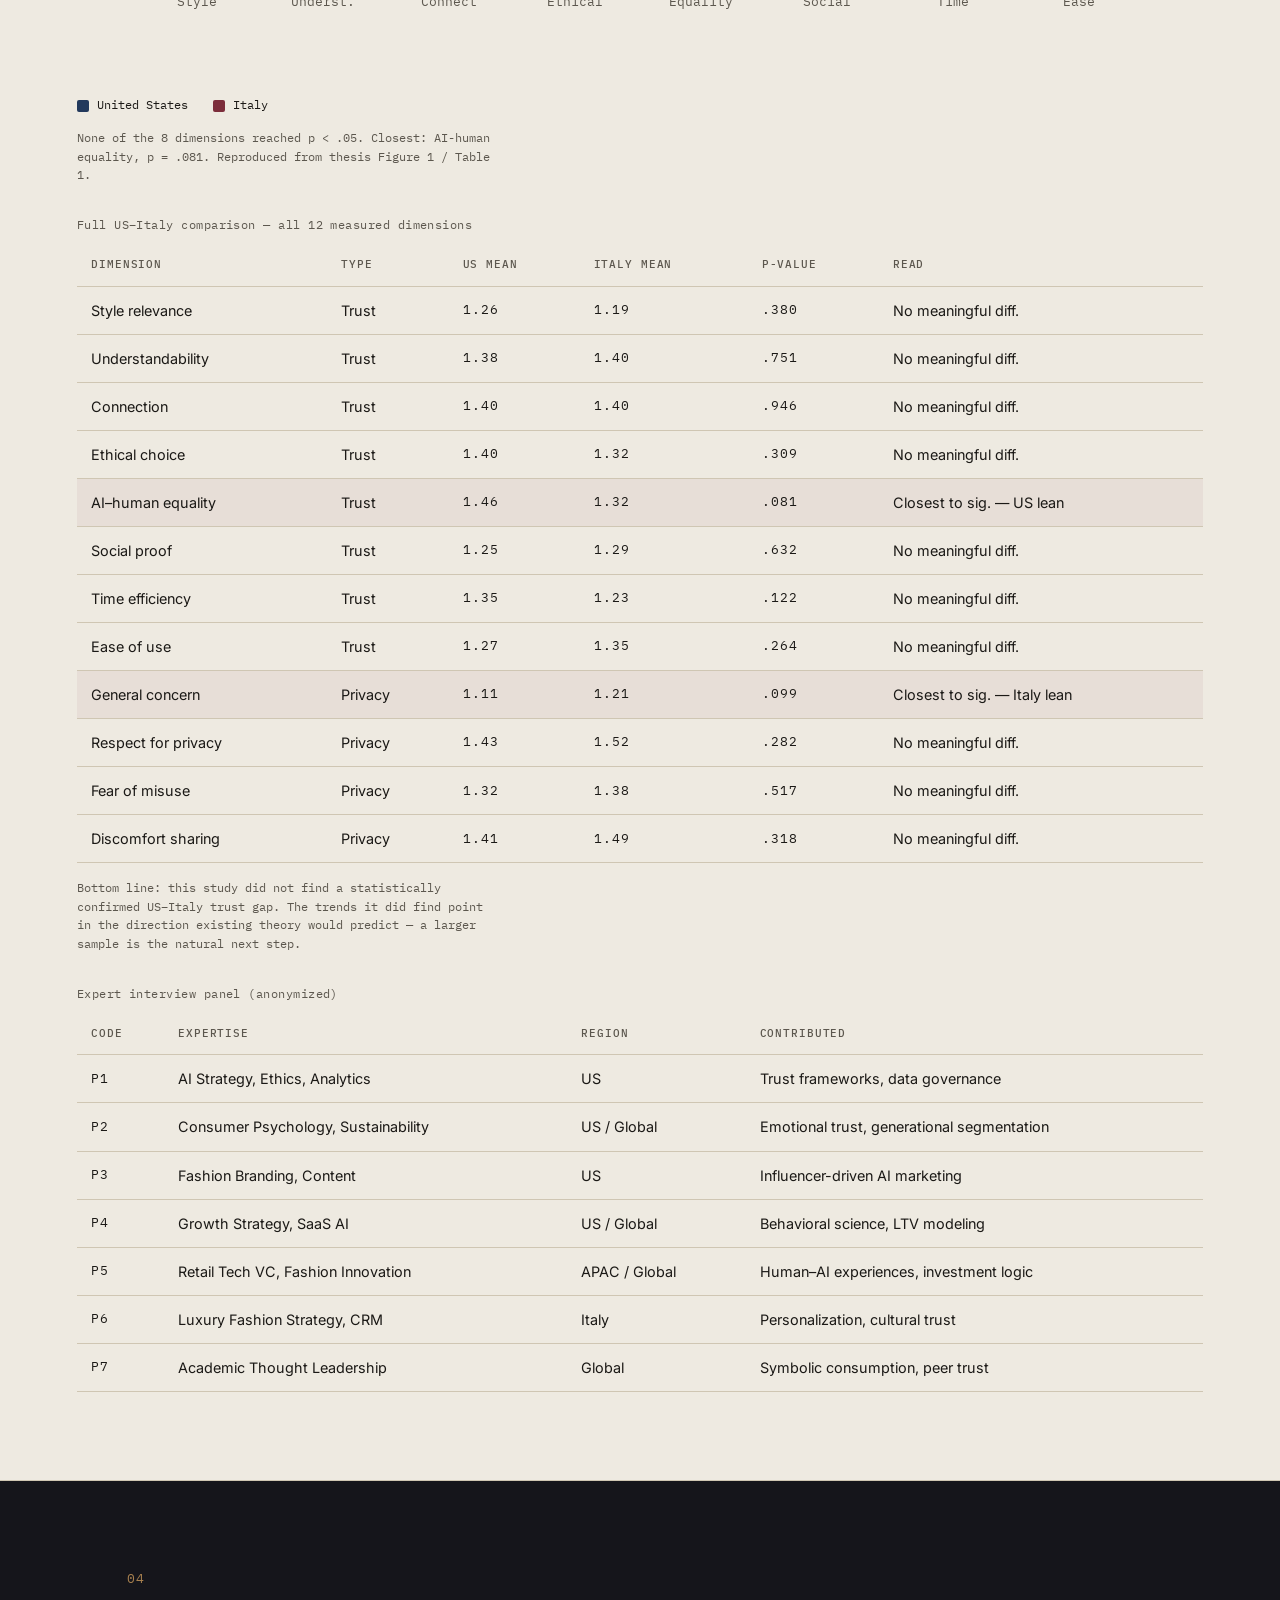
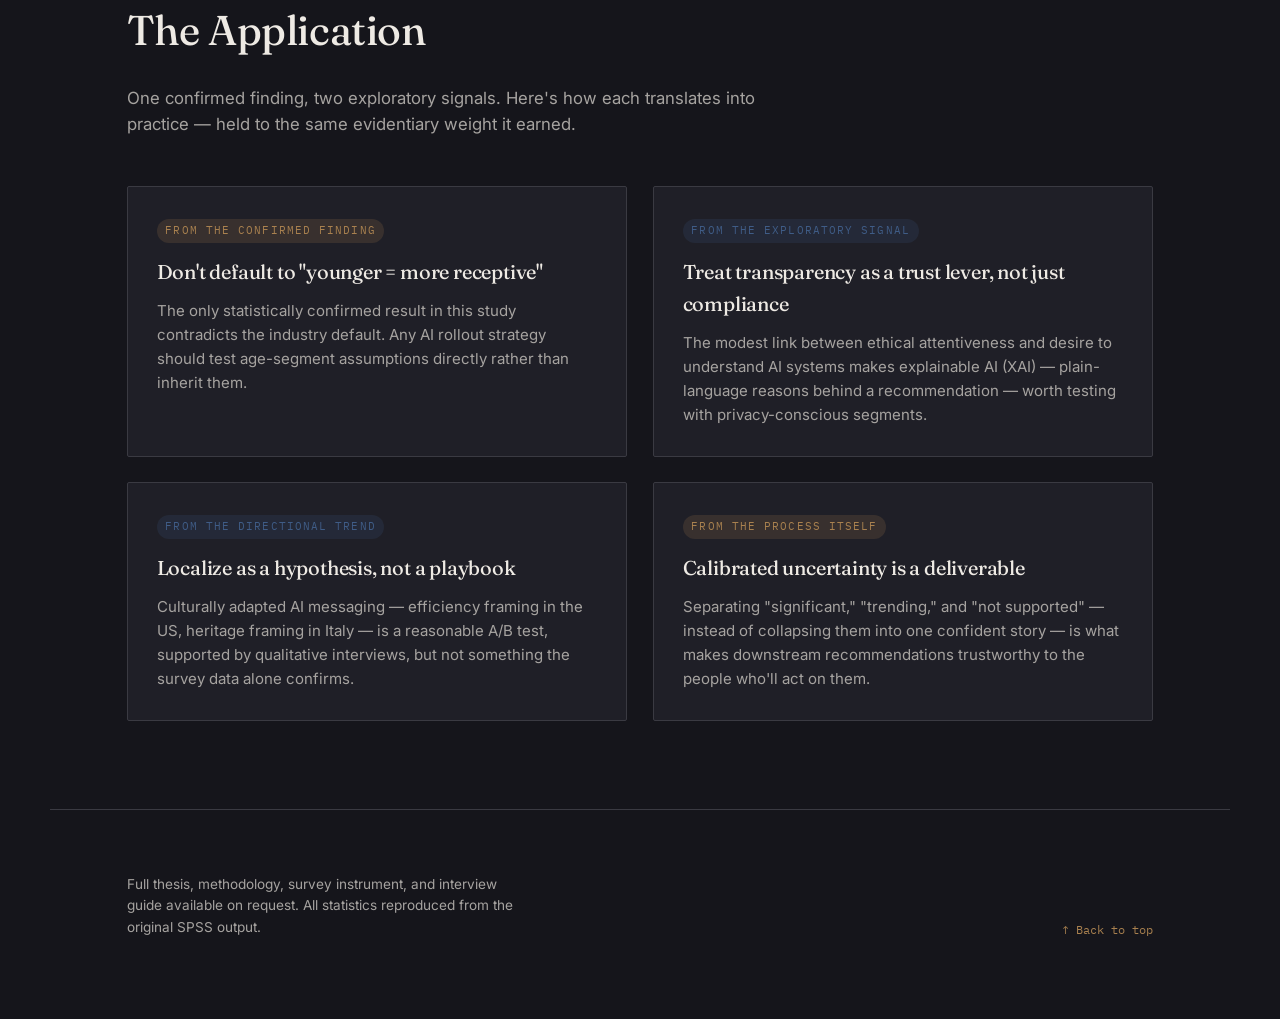
<file: projects/human-ai-trust-gap.html>
<!DOCTYPE html>
<html lang="en">
<head>
<meta charset="UTF-8">
<meta name="viewport" content="width=device-width, initial-scale=1.0">
<title>The Human-AI Trust Gap — Ambra Caserta</title>
<link rel="preconnect" href="https://fonts.googleapis.com">
<link rel="preconnect" href="https://fonts.gstatic.com" crossorigin>
<link href="https://fonts.googleapis.com/css2?family=Fraunces:ital,opsz,wght@0,9..144,300;0,9..144,450;0,9..144,600;1,9..144,450&family=Inter:wght@400;500;600;700&family=IBM+Plex+Mono:wght@400;500&display=swap" rel="stylesheet">
<style>
  :root{
    --ink:#15151b;
    --ink-soft:#1f1f27;
    --paper:#eeeae1;
    --paper-soft:#e4ddce;
    --wine:#7c2d3b;
    --wine-soft:#a8505f;
    --navy:#22395c;
    --navy-soft:#3f5c86;
    --gold:#a9814f;
    --text-ink:#eeeae4;
    --text-ink-dim:#a6a3a0;
    --text-paper:#1b1916;
    --text-paper-dim:#5c574e;
    --rule:#3a3a42;
    --rule-paper:#cfc6b3;
  }
  *{box-sizing:border-box; margin:0; padding:0;}
  html{scroll-behavior:smooth;}
  body{
    background:var(--ink);
    color:var(--text-ink);
    font-family:'Inter', sans-serif;
    line-height:1.6;
    -webkit-font-smoothing:antialiased;
  }
  ::selection{ background:var(--wine); color:#fff; }

  .eyebrow{
    font-family:'IBM Plex Mono', monospace;
    font-size:.72rem;
    letter-spacing:.16em;
    text-transform:uppercase;
    color:var(--gold);
    display:flex;
    align-items:center;
    gap:.6rem;
  }
  .eyebrow::before{
    content:"";
    width:22px; height:1px;
    background:var(--gold);
    display:inline-block;
  }

  h1,h2,h3{ font-family:'Fraunces', serif; font-weight:450; letter-spacing:-.01em; }

  /* ===== NAV ===== */
  nav{
    position:sticky; top:0; z-index:50;
    background:rgba(21,21,27,.88);
    backdrop-filter:blur(10px);
    border-bottom:1px solid var(--rule);
    padding:.9rem 6vw;
    display:flex; justify-content:space-between; align-items:center;
    font-family:'IBM Plex Mono', monospace;
    font-size:.75rem;
    letter-spacing:.04em;
  }
  nav .mark{ color:var(--text-ink); font-weight:500; }
  nav .mark span{ color:var(--wine-soft); }
  nav ul{ list-style:none; display:flex; gap:1.6rem; }
  nav a{ color:var(--text-ink-dim); text-decoration:none; transition:color .2s; }
  nav a:hover{ color:var(--gold); }
  @media (max-width:820px){ nav ul{ display:none; } }

  /* ===== HERO ===== */
  header.hero{
    padding:9rem 6vw 6rem;
    max-width:1180px; margin:0 auto;
    border-bottom:1px solid var(--rule);
  }
  header.hero .eyebrow{ margin-bottom:1.6rem; }
  header.hero h1{
    font-size:clamp(2.6rem, 6vw, 5rem);
    line-height:1.02;
    max-width:14ch;
  }
  header.hero h1 em{ font-style:italic; color:var(--wine-soft); }
  header.hero p.dek{
    margin-top:1.8rem;
    max-width:52ch;
    font-size:1.15rem;
    color:var(--text-ink-dim);
    font-weight:400;
  }
  .byline{
    margin-top:2.6rem;
    display:flex; gap:2.4rem; flex-wrap:wrap;
    font-family:'IBM Plex Mono', monospace;
    font-size:.75rem;
    color:var(--text-ink-dim);
  }
  .byline b{ color:var(--text-ink); display:block; font-size:.7rem; letter-spacing:.06em; text-transform:uppercase; margin-bottom:.3rem; font-weight:500;}

  /* ===== SECTION SHELL ===== */
  section{
    padding:5.5rem 6vw;
    max-width:1180px; margin:0 auto;
    border-bottom:1px solid var(--rule);
  }
  section.paper{
    background:var(--paper);
    color:var(--text-paper);
    max-width:none;
    border-bottom:1px solid var(--rule-paper);
  }
  section.paper > .inner{ max-width:1180px; margin:0 auto; }
  .num{
    font-family:'IBM Plex Mono', monospace;
    font-size:.8rem;
    color:var(--gold);
    letter-spacing:.1em;
  }
  section h2{
    font-size:clamp(1.8rem,3.4vw,2.6rem);
    margin-top:.5rem;
    max-width:20ch;
  }
  .paper h2{ color:var(--text-paper); }
  section > .lede{
    max-width:60ch;
    margin-top:1.3rem;
    color:var(--text-ink-dim);
    font-size:1.05rem;
  }
  .paper .lede{ color:var(--text-paper-dim); }

  /* ===== GRID / CARDS ===== */
  .grid3{ display:grid; grid-template-columns:repeat(3,1fr); gap:1.6rem; margin-top:3rem; }
  .grid2{ display:grid; grid-template-columns:1fr 1fr; gap:1.6rem; margin-top:3rem; }
  @media (max-width:820px){ .grid3, .grid2{ grid-template-columns:1fr; } }

  .card{
    background:var(--ink-soft);
    border:1px solid var(--rule);
    padding:1.8rem;
    border-radius:2px;
  }
  .paper .card{
    background:#fff;
    border:1px solid var(--rule-paper);
  }
  .card .tag{
    font-family:'IBM Plex Mono', monospace;
    font-size:.68rem;
    letter-spacing:.1em;
    text-transform:uppercase;
    padding:.2rem .55rem;
    display:inline-block;
    border-radius:20px;
  }
  .tag.sig{ background:rgba(169,129,79,.18); color:var(--gold); }
  .tag.trend{ background:rgba(63,92,134,.18); color:var(--navy-soft); }
  .card h3{ font-size:1.25rem; margin-top:.8rem; }
  .card p{ margin-top:.7rem; font-size:.94rem; color:var(--text-ink-dim); }
  .paper .card p{ color:var(--text-paper-dim); }
  .stat{
    font-family:'IBM Plex Mono', monospace;
    font-size:.78rem;
    color:var(--wine-soft);
    margin-top:.9rem;
    padding-top:.8rem;
    border-top:1px dashed var(--rule);
  }
  .paper .stat{ border-top:1px dashed var(--rule-paper); color:var(--wine); }

  /* ===== CHART ===== */
  .chart-wrap{ margin-top:2.6rem; }
  .chart-caption{
    font-family:'IBM Plex Mono', monospace;
    font-size:.72rem;
    color:var(--text-paper-dim);
    margin-top:.9rem;
    max-width:60ch;
  }
  .legend{ display:flex; gap:1.6rem; margin-top:1rem; font-family:'IBM Plex Mono', monospace; font-size:.72rem; }
  .legend span{ display:inline-flex; align-items:center; gap:.5rem; }
  .swatch{ width:12px; height:12px; display:inline-block; border-radius:2px; }

  /* ===== TABLE ===== */
  table{ width:100%; border-collapse:collapse; margin-top:2rem; font-size:.9rem; }
  caption{ text-align:left; font-family:'IBM Plex Mono', monospace; font-size:.72rem; color:var(--text-paper-dim); margin-bottom:.6rem; letter-spacing:.04em; }
  th,td{ text-align:left; padding:.75rem .9rem; border-bottom:1px solid var(--rule-paper); }
  th{ font-family:'IBM Plex Mono', monospace; font-size:.68rem; letter-spacing:.08em; text-transform:uppercase; color:var(--text-paper-dim); font-weight:500; }
  td.num{ font-family:'IBM Plex Mono', monospace; color:var(--text-paper); }
  tr.sig td{ background:rgba(124,45,59,.06); }
  .pill{
    font-family:'IBM Plex Mono', monospace;
    font-size:.68rem;
    padding:.18rem .55rem;
    border-radius:20px;
    display:inline-block;
    white-space:nowrap;
  }
  .pill.not{ background:#e6dcd3; color:#8a5a3a; }
  .pill.partial{ background:rgba(169,129,79,.18); color:#7a5c2c; }
  .pill.strong{ background:rgba(124,45,59,.14); color:var(--wine); }

  .theory-list{ margin-top:2.6rem; display:grid; gap:1.2rem; }
  .theory{
    display:grid; grid-template-columns:220px 1fr; gap:1.4rem;
    padding:1.4rem 0; border-top:1px solid var(--rule-paper);
  }
  .theory:first-child{ border-top:none; }
  .theory h4{ font-family:'Fraunces', serif; font-weight:450; font-size:1.05rem; color:var(--text-paper); }
  .theory .yr{ font-family:'IBM Plex Mono', monospace; font-size:.72rem; color:var(--wine); display:block; margin-top:.3rem; }
  .theory p{ font-size:.92rem; color:var(--text-paper-dim); }
  @media (max-width:700px){ .theory{ grid-template-columns:1fr; } }

  /* ===== FOOTER ===== */
  footer{
    padding:4rem 6vw 5rem;
    max-width:1180px; margin:0 auto;
    display:flex; justify-content:space-between; align-items:flex-end; flex-wrap:wrap; gap:1.5rem;
  }
  footer .note{ color:var(--text-ink-dim); font-size:.85rem; max-width:44ch; }
  footer .back{ font-family:'IBM Plex Mono', monospace; font-size:.75rem; color:var(--gold); text-decoration:none; }

  @media print{
    nav{ display:none; }
    body{ background:#fff; color:#111; }
    section{ break-inside:avoid; border-color:#ddd; }
  }
</style>
</head>
<body>

<nav>
  <div class="mark">AMBRA CASERTA <span>/</span> PORTFOLIO 01</div>
  <ul>
    <li><a href="#challenge">Challenge</a></li>
    <li><a href="#approach">Approach</a></li>
    <li><a href="#findings">Findings</a></li>
    <li><a href="#backbone">Backbone</a></li>
    <li><a href="#application">Application</a></li>
  </ul>
</nav>

<header class="hero">
  <p class="eyebrow">Graduate Research · Marketing Analytics</p>
  <h1>The Human–AI <em>Trust Gap</em></h1>
  <p class="dek">A cross-cultural, mixed-methods study of how Italian and American consumers actually come to trust — or distrust — AI in fashion marketing. 176 survey respondents, 7 expert interviews, and three assumptions that didn't survive contact with the data.</p>
  <div class="byline">
    <div><b>Author</b>Ambra Caserta</div>
    <div><b>Method</b>Survey (t-test / ANOVA / Pearson) + thematic interviews</div>
    <div><b>Sample</b>98 US · 78 Italy</div>
  </div>
</header>

<section id="challenge">
  <p class="num">01</p>
  <h2>The Challenge</h2>
  <p class="lede">AI is reshaping fashion marketing through hyper-personalization — but adoption is usually treated as a technical rollout problem, not a psychological and cultural one. I wanted to test, empirically, whether trust in AI actually differs across cultures and generations the way the industry assumes it does, and separate the trends that are real from the ones that are just widely repeated.</p>
</section>

<section id="approach">
  <p class="num">02</p>
  <h2>The Approach</h2>
  <p class="lede">A mixed-methods design, built to triangulate rather than assume:</p>
  <div class="grid3">
    <div class="card">
      <span class="tag trend">Quant</span>
      <h3>176 survey responses</h3>
      <p>98 US, 78 Italy. Eight trust dimensions, four privacy dimensions, 7-point Likert scale. Analyzed with independent-samples t-tests, one-way ANOVA, and Pearson correlations in SPSS.</p>
    </div>
    <div class="card">
      <span class="tag trend">Qual</span>
      <h3>7 expert interviews</h3>
      <p>AI strategists, luxury brand leaders, consumer psychologists, and academics across US and Italian markets. Semi-structured, thematically coded (Braun & Clarke, 2006).</p>
    </div>
    <div class="card">
      <span class="tag trend">Scope</span>
      <h3>What this design can — and can't — claim</h3>
      <p>A convenience sample at a single point in time. Strong for surfacing directional insight and testing assumptions. Not built for causal or fully generalizable claims — treated accordingly throughout.</p>
    </div>
  </div>
</section>

<section id="findings" class="paper">
<div class="inner">
  <p class="num">03</p>
  <h2>What the Data Actually Showed</h2>
  <p class="lede">One confirmed finding, two real-but-modest signals, and three popular assumptions that didn't hold up. Here's the confirmed one first — it's the strongest thing in the study.</p>

  <div class="chart-wrap">
    <h3 style="font-size:1.1rem; color:var(--text-paper);">Trust in AI's human-like decisions, by age group</h3>
    <svg viewBox="0 0 720 300" style="width:100%; height:auto; margin-top:1rem; font-family:'IBM Plex Mono', monospace;">
      <line x1="60" y1="240" x2="700" y2="240" stroke="#cfc6b3" stroke-width="1"/>
      <g>
        <rect x="90"  y="240" width="70" height="0"   fill="none"/>
        <rect x="90"  y="98"  width="70" height="142" fill="#c9beac"/>
        <text x="125" y="90" text-anchor="middle" font-size="12" fill="#5c574e">1.29</text>
        <text x="125" y="258" text-anchor="middle" font-size="11" fill="#5c574e">18–24</text>

        <rect x="190" y="82" width="70" height="158" fill="#c9beac"/>
        <text x="225" y="74" text-anchor="middle" font-size="12" fill="#5c574e">1.39</text>
        <text x="225" y="258" text-anchor="middle" font-size="11" fill="#5c574e">25–34</text>

        <rect x="290" y="63" width="70" height="177" fill="#c9beac"/>
        <text x="325" y="55" text-anchor="middle" font-size="12" fill="#5c574e">1.46</text>
        <text x="325" y="258" text-anchor="middle" font-size="11" fill="#5c574e">35–44</text>

        <rect x="390" y="46" width="70" height="194" fill="#c9beac"/>
        <text x="425" y="38" text-anchor="middle" font-size="12" fill="#5c574e">1.51</text>
        <text x="425" y="258" text-anchor="middle" font-size="11" fill="#5c574e">45–54</text>

        <rect x="490" y="14" width="70" height="226" fill="#7c2d3b"/>
        <text x="525" y="6" text-anchor="middle" font-size="12" fill="#7c2d3b" font-weight="600">1.65</text>
        <text x="525" y="258" text-anchor="middle" font-size="11" fill="#1b1916" font-weight="600">55–64</text>

        <rect x="590" y="105" width="70" height="135" fill="#c9beac"/>
        <text x="625" y="97" text-anchor="middle" font-size="12" fill="#5c574e">1.24</text>
        <text x="625" y="258" text-anchor="middle" font-size="11" fill="#5c574e">65–74</text>
      </g>
    </svg>
    <p class="chart-caption">F(5,165) = 2.945, p = .014 — the only trust dimension to reach statistical significance across any grouping in the study. Reproduced from thesis Figure 3.</p>
  </div>

  <div class="grid3">
    <div class="card">
      <span class="tag sig">Significant</span>
      <h3>The generational pivot</h3>
      <p>Ages 35–64 trusted AI's human-like decision-making significantly more than younger respondents — the opposite of the "digital native" narrative. "Silver Spenders" may be an underexplored segment for AI product design, not a deprioritized one.</p>
      <div class="stat">p = .014 (ANOVA)</div>
    </div>
    <div class="card">
      <span class="tag trend">Weak, real signal</span>
      <h3>Trust is partly cognitive</h3>
      <p>Privacy- and ethics-sensitive respondents showed a small but significant tendency to better understand how AI works. Not a claim that they trust AI more overall — a signal that transparency may be an underused lever, worth testing further.</p>
      <div class="stat">r = .202, p &lt; .01 · r = .165, p &lt; .05</div>
    </div>
    <div class="card">
      <span class="tag trend">Directional only</span>
      <h3>US–Italy: a trend, not a gap</h3>
      <p>Across 12 measured dimensions, zero reached conventional significance. Two trended in the theoretically expected direction — US slightly higher on AI-human equality, Italy slightly higher on privacy concern.</p>
      <div class="stat">closest: p = .081 / p = .099</div>
    </div>
  </div>
</div>
</section>

<section id="backbone" class="paper" style="border-top:none;">
<div class="inner">
  <p class="num">03.1</p>
  <h2>The Research Backbone</h2>
  <p class="lede">For anyone who wants the receipts: the four hypotheses, the theory that grounded them, and the full country-by-country breakdown.</p>

  <table>
    <caption>Hypotheses &amp; outcomes</caption>
    <thead>
      <tr><th>Hyp.</th><th>Prediction</th><th>Outcome</th><th>What the data showed</th></tr>
    </thead>
    <tbody>
      <tr>
        <td class="num">H1</td>
        <td>US consumers trust AI more than Italians</td>
        <td><span class="pill not">Not supported</span></td>
        <td>Small trend on trust_equality (p = .081) — didn't clear significance</td>
      </tr>
      <tr>
        <td class="num">H2</td>
        <td>Italians more skeptical, driven by privacy/authenticity</td>
        <td><span class="pill partial">Partial</span></td>
        <td>Higher on all 4 privacy vars; closest p = .099, directionally consistent</td>
      </tr>
      <tr class="sig">
        <td class="num">H3</td>
        <td>Younger consumers trust AI more</td>
        <td><span class="pill strong">Reversed</span></td>
        <td>35–64 trusted AI's decisions significantly more (p = .014)</td>
      </tr>
      <tr>
        <td class="num">H4</td>
        <td>Privacy concern is a barrier to trust, more so in Italy</td>
        <td><span class="pill partial">Partial</span></td>
        <td>Weak correlations link privacy sensitivity to cognitive understanding, not broader distrust</td>
      </tr>
    </tbody>
  </table>

  <div class="theory-list">
    <div class="theory">
      <div><h4>Diffusion of Innovation</h4><span class="yr">Rogers, 1962</span></div>
      <p>Explains adoption timing across a population by relative advantage, compatibility, and complexity. Framed the expectation of Italy as a more cautious "late majority" market.</p>
    </div>
    <div class="theory">
      <div><h4>Psychological Ownership</h4><span class="yr">Pierce et al., 2003</span></div>
      <p>Trust increases with control, effort, and investment in a process. Framed why participatory AI experiences might build more trust than fully automated ones.</p>
    </div>
    <div class="theory">
      <div><h4>Cultural Dimensions</h4><span class="yr">Hofstede, 1980</span></div>
      <p>Uncertainty avoidance and individualism vs. collectivism. Predicted US openness to AI experimentation and Italian caution — a prediction the data only weakly supported.</p>
    </div>
    <div class="theory">
      <div><h4>Trust Theory</h4><span class="yr">Mayer, Davis &amp; Schoorman, 1995</span></div>
      <p>Trust as willingness to be vulnerable, based on perceived ability, benevolence, and integrity. The organizing lens for every trust dimension in the survey instrument.</p>
    </div>
  </div>

  <div class="chart-wrap" style="margin-top:3.5rem;">
    <h3 style="font-size:1.1rem; color:var(--text-paper);">Trust in AI-powered fashion marketing, by country</h3>
    <svg viewBox="0 0 760 320" style="width:100%; height:auto; margin-top:1rem;">
      <line x1="50" y1="260" x2="740" y2="260" stroke="#cfc6b3" stroke-width="1"/>
      <g font-family="IBM Plex Mono, monospace" font-size="9" fill="#5c574e">
        <rect x="60"  y="102" width="20" height="158" fill="#22395c"/>
        <rect x="82"  y="111" width="20" height="149" fill="#7c2d3b"/>
        <text x="81"  y="275" text-anchor="middle">Style</text>

        <rect x="145" y="87"  width="20" height="173" fill="#22395c"/>
        <rect x="167" y="85"  width="20" height="175" fill="#7c2d3b"/>
        <text x="166" y="275" text-anchor="middle">Underst.</text>

        <rect x="230" y="85" width="20" height="175" fill="#22395c"/>
        <rect x="252" y="85" width="20" height="175" fill="#7c2d3b"/>
        <text x="251" y="275" text-anchor="middle">Connect</text>

        <rect x="315" y="85" width="20" height="175" fill="#22395c"/>
        <rect x="337" y="102" width="20" height="158" fill="#7c2d3b"/>
        <text x="336" y="275" text-anchor="middle">Ethical</text>

        <rect x="400" y="78" width="20" height="182" fill="#22395c"/>
        <rect x="422" y="102" width="20" height="158" fill="#7c2d3b"/>
        <text x="421" y="275" text-anchor="middle">Equality</text>

        <rect x="485" y="107" width="20" height="153" fill="#22395c"/>
        <rect x="507" y="100" width="20" height="160" fill="#7c2d3b"/>
        <text x="506" y="275" text-anchor="middle">Social</text>

        <rect x="570" y="94" width="20" height="166" fill="#22395c"/>
        <rect x="592" y="112" width="20" height="148" fill="#7c2d3b"/>
        <text x="591" y="275" text-anchor="middle">Time</text>

        <rect x="655" y="101" width="20" height="159" fill="#22395c"/>
        <rect x="677" y="93"  width="20" height="167" fill="#7c2d3b"/>
        <text x="676" y="275" text-anchor="middle">Ease</text>
      </g>
    </svg>
    <div class="legend">
      <span><i class="swatch" style="background:#22395c"></i>United States</span>
      <span><i class="swatch" style="background:#7c2d3b"></i>Italy</span>
    </div>
    <p class="chart-caption">None of the 8 dimensions reached p &lt; .05. Closest: AI-human equality, p = .081. Reproduced from thesis Figure 1 / Table 1.</p>
  </div>

  <table>
    <caption>Full US–Italy comparison — all 12 measured dimensions</caption>
    <thead>
      <tr><th>Dimension</th><th>Type</th><th>US mean</th><th>Italy mean</th><th>p-value</th><th>Read</th></tr>
    </thead>
    <tbody>
      <tr><td>Style relevance</td><td>Trust</td><td class="num">1.26</td><td class="num">1.19</td><td class="num">.380</td><td>No meaningful diff.</td></tr>
      <tr><td>Understandability</td><td>Trust</td><td class="num">1.38</td><td class="num">1.40</td><td class="num">.751</td><td>No meaningful diff.</td></tr>
      <tr><td>Connection</td><td>Trust</td><td class="num">1.40</td><td class="num">1.40</td><td class="num">.946</td><td>No meaningful diff.</td></tr>
      <tr><td>Ethical choice</td><td>Trust</td><td class="num">1.40</td><td class="num">1.32</td><td class="num">.309</td><td>No meaningful diff.</td></tr>
      <tr class="sig"><td>AI–human equality</td><td>Trust</td><td class="num">1.46</td><td class="num">1.32</td><td class="num">.081</td><td>Closest to sig. — US lean</td></tr>
      <tr><td>Social proof</td><td>Trust</td><td class="num">1.25</td><td class="num">1.29</td><td class="num">.632</td><td>No meaningful diff.</td></tr>
      <tr><td>Time efficiency</td><td>Trust</td><td class="num">1.35</td><td class="num">1.23</td><td class="num">.122</td><td>No meaningful diff.</td></tr>
      <tr><td>Ease of use</td><td>Trust</td><td class="num">1.27</td><td class="num">1.35</td><td class="num">.264</td><td>No meaningful diff.</td></tr>
      <tr class="sig"><td>General concern</td><td>Privacy</td><td class="num">1.11</td><td class="num">1.21</td><td class="num">.099</td><td>Closest to sig. — Italy lean</td></tr>
      <tr><td>Respect for privacy</td><td>Privacy</td><td class="num">1.43</td><td class="num">1.52</td><td class="num">.282</td><td>No meaningful diff.</td></tr>
      <tr><td>Fear of misuse</td><td>Privacy</td><td class="num">1.32</td><td class="num">1.38</td><td class="num">.517</td><td>No meaningful diff.</td></tr>
      <tr><td>Discomfort sharing</td><td>Privacy</td><td class="num">1.41</td><td class="num">1.49</td><td class="num">.318</td><td>No meaningful diff.</td></tr>
    </tbody>
  </table>
  <p class="chart-caption" style="margin-top:1rem;">Bottom line: this study did not find a statistically confirmed US–Italy trust gap. The trends it did find point in the direction existing theory would predict — a larger sample is the natural next step.</p>

  <table>
    <caption>Expert interview panel (anonymized)</caption>
    <thead>
      <tr><th>Code</th><th>Expertise</th><th>Region</th><th>Contributed</th></tr>
    </thead>
    <tbody>
      <tr><td class="num">P1</td><td>AI Strategy, Ethics, Analytics</td><td>US</td><td>Trust frameworks, data governance</td></tr>
      <tr><td class="num">P2</td><td>Consumer Psychology, Sustainability</td><td>US / Global</td><td>Emotional trust, generational segmentation</td></tr>
      <tr><td class="num">P3</td><td>Fashion Branding, Content</td><td>US</td><td>Influencer-driven AI marketing</td></tr>
      <tr><td class="num">P4</td><td>Growth Strategy, SaaS AI</td><td>US / Global</td><td>Behavioral science, LTV modeling</td></tr>
      <tr><td class="num">P5</td><td>Retail Tech VC, Fashion Innovation</td><td>APAC / Global</td><td>Human–AI experiences, investment logic</td></tr>
      <tr><td class="num">P6</td><td>Luxury Fashion Strategy, CRM</td><td>Italy</td><td>Personalization, cultural trust</td></tr>
      <tr><td class="num">P7</td><td>Academic Thought Leadership</td><td>Global</td><td>Symbolic consumption, peer trust</td></tr>
    </tbody>
  </table>
</div>
</section>

<section id="application">
  <p class="num">04</p>
  <h2>The Application</h2>
  <p class="lede">One confirmed finding, two exploratory signals. Here's how each translates into practice — held to the same evidentiary weight it earned.</p>
  <div class="grid2">
    <div class="card">
      <span class="tag sig">From the confirmed finding</span>
      <h3>Don't default to "younger = more receptive"</h3>
      <p>The only statistically confirmed result in this study contradicts the industry default. Any AI rollout strategy should test age-segment assumptions directly rather than inherit them.</p>
    </div>
    <div class="card">
      <span class="tag trend">From the exploratory signal</span>
      <h3>Treat transparency as a trust lever, not just compliance</h3>
      <p>The modest link between ethical attentiveness and desire to understand AI systems makes explainable AI (XAI) — plain-language reasons behind a recommendation — worth testing with privacy-conscious segments.</p>
    </div>
    <div class="card">
      <span class="tag trend">From the directional trend</span>
      <h3>Localize as a hypothesis, not a playbook</h3>
      <p>Culturally adapted AI messaging — efficiency framing in the US, heritage framing in Italy — is a reasonable A/B test, supported by qualitative interviews, but not something the survey data alone confirms.</p>
    </div>
    <div class="card">
      <span class="tag sig">From the process itself</span>
      <h3>Calibrated uncertainty is a deliverable</h3>
      <p>Separating "significant," "trending," and "not supported" — instead of collapsing them into one confident story — is what makes downstream recommendations trustworthy to the people who'll act on them.</p>
    </div>
  </div>
</section>

<footer>
  <div class="note">Full thesis, methodology, survey instrument, and interview guide available on request. All statistics reproduced from the original SPSS output.</div>
  <a class="back" href="#">↑ Back to top</a>
</footer>

</body>
</html>
</file>
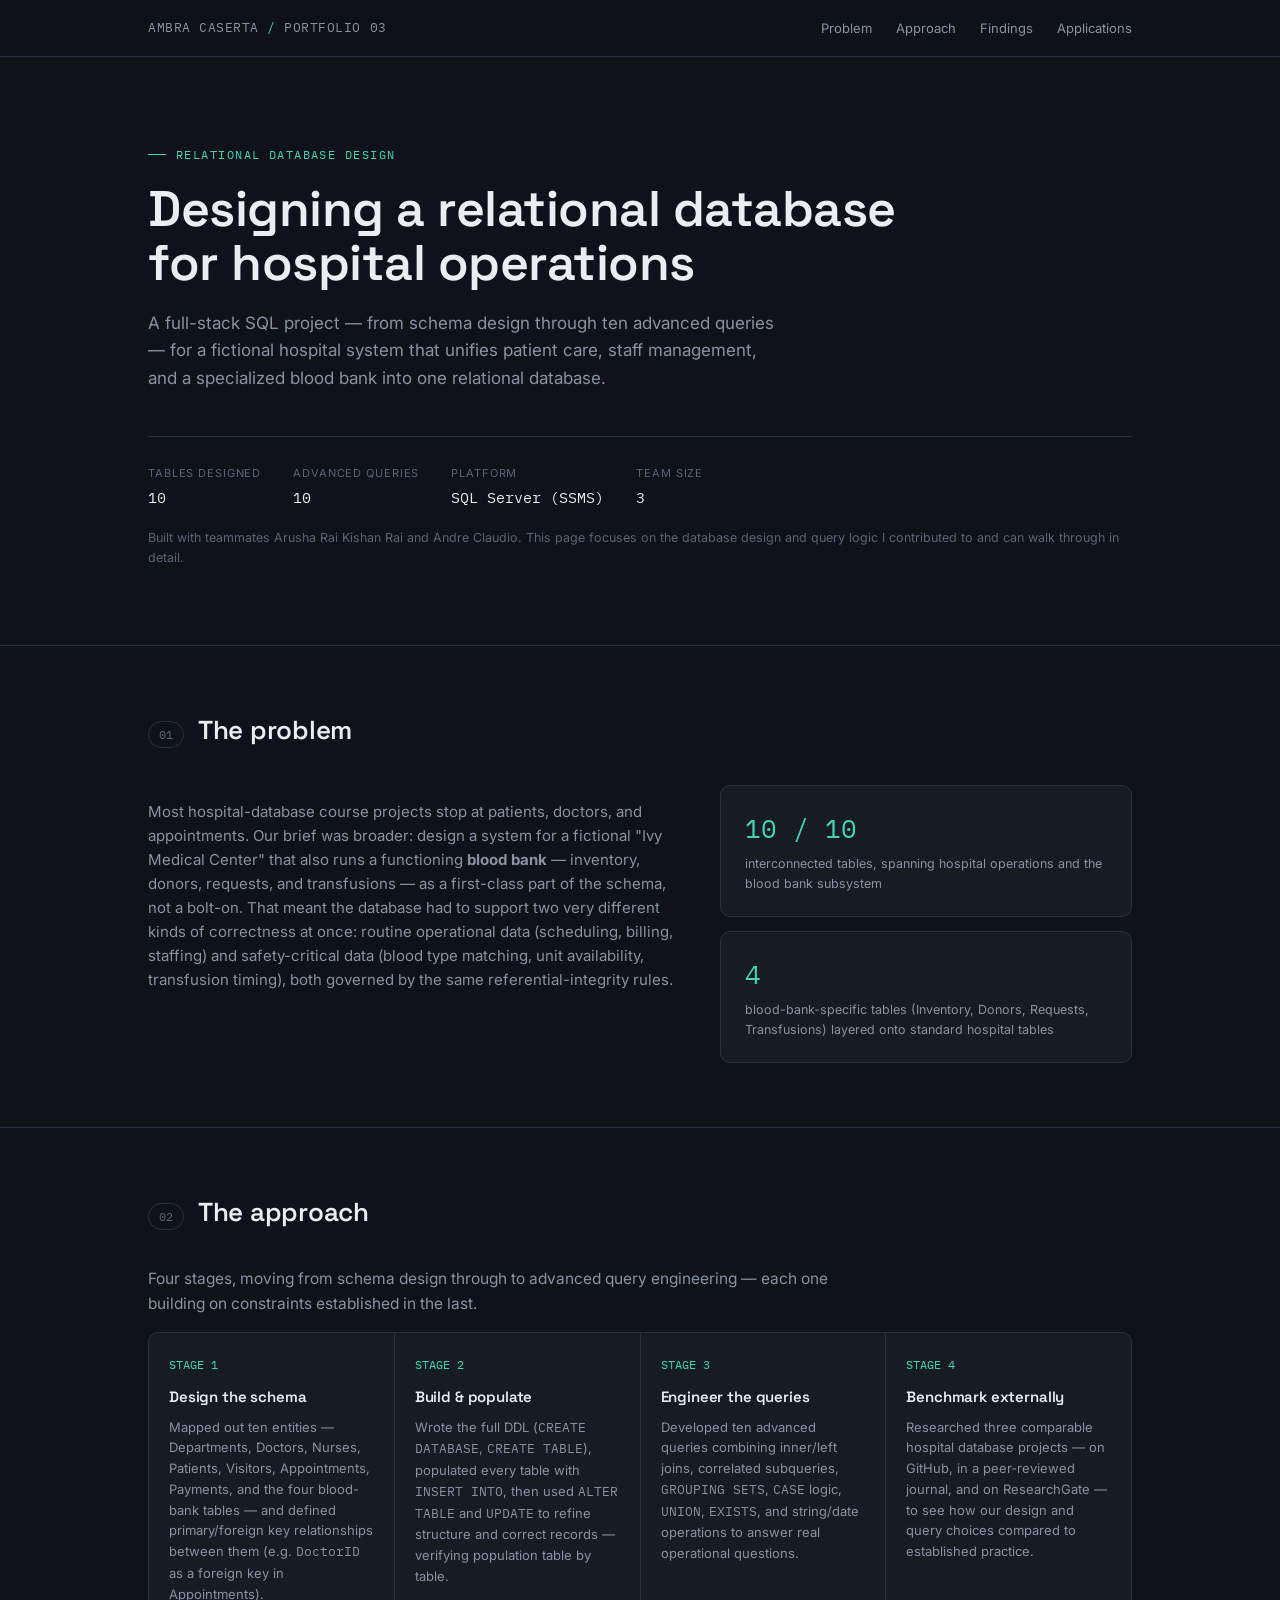
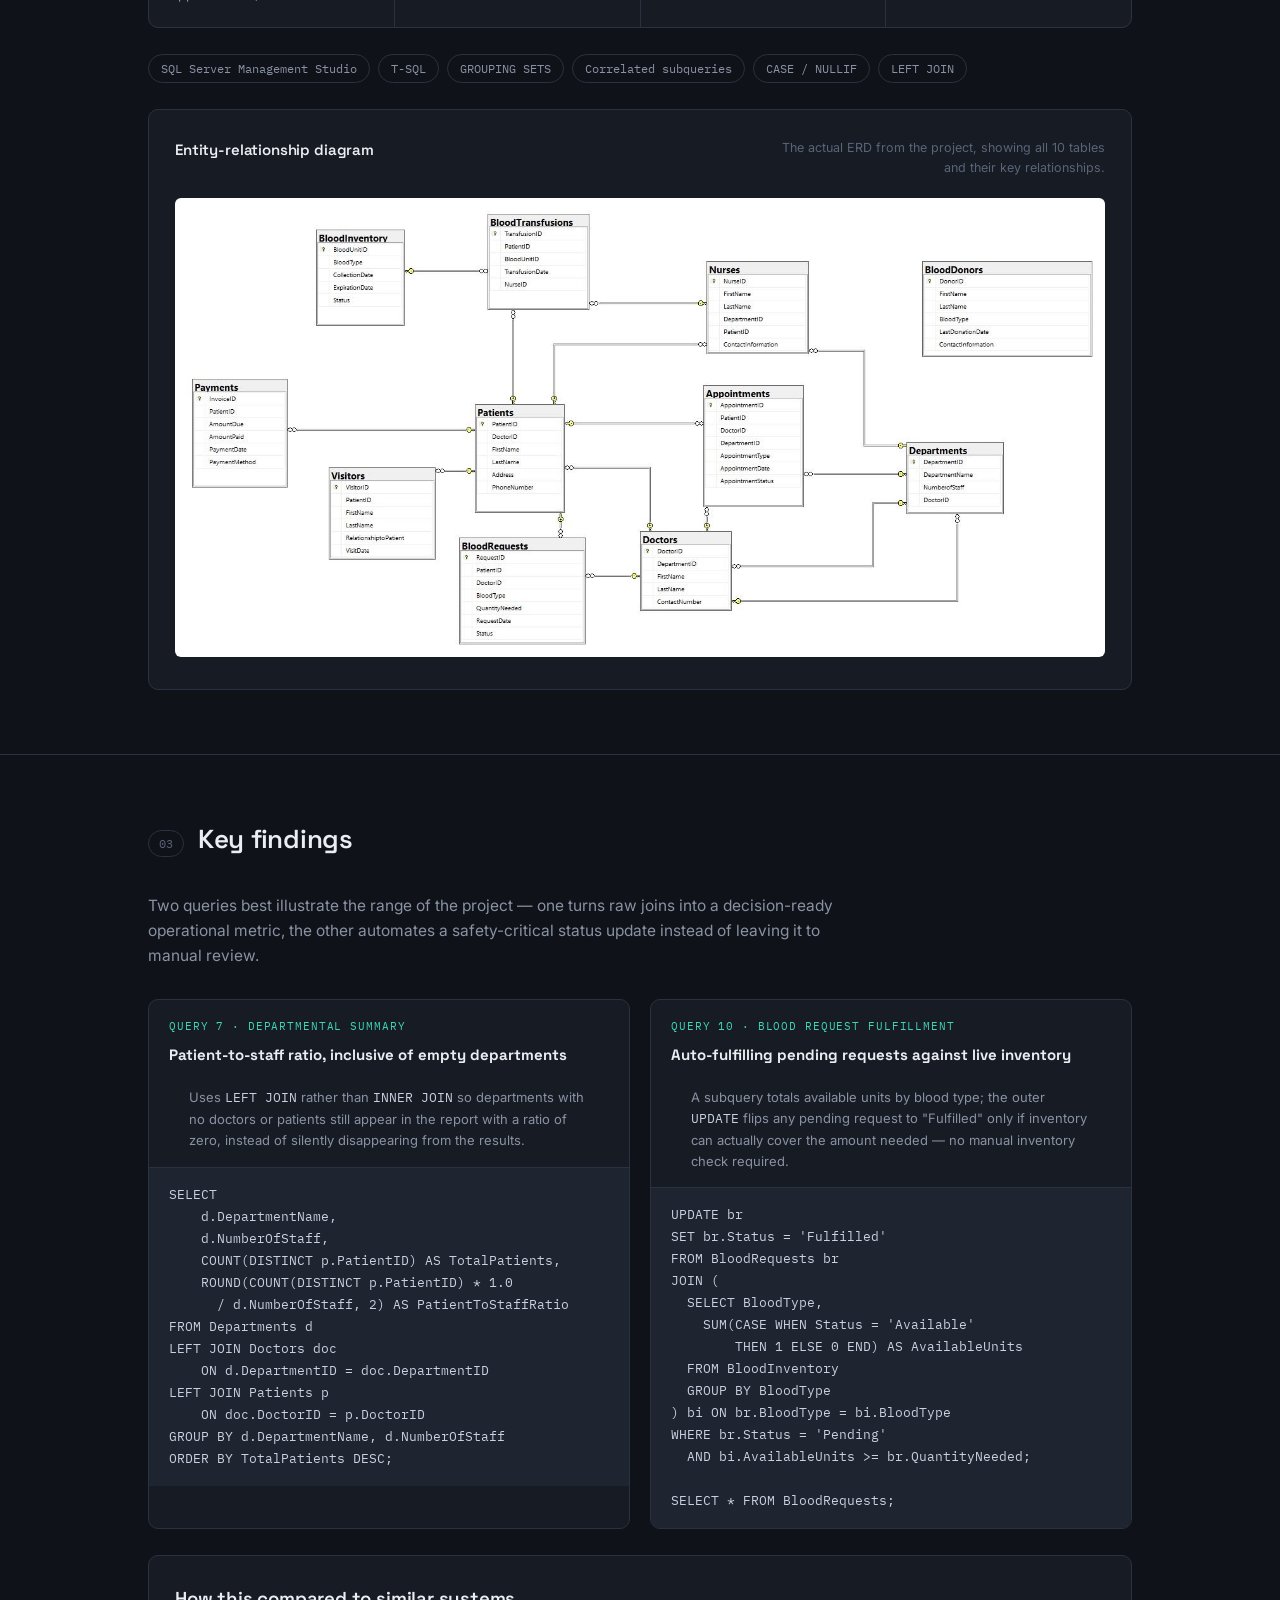
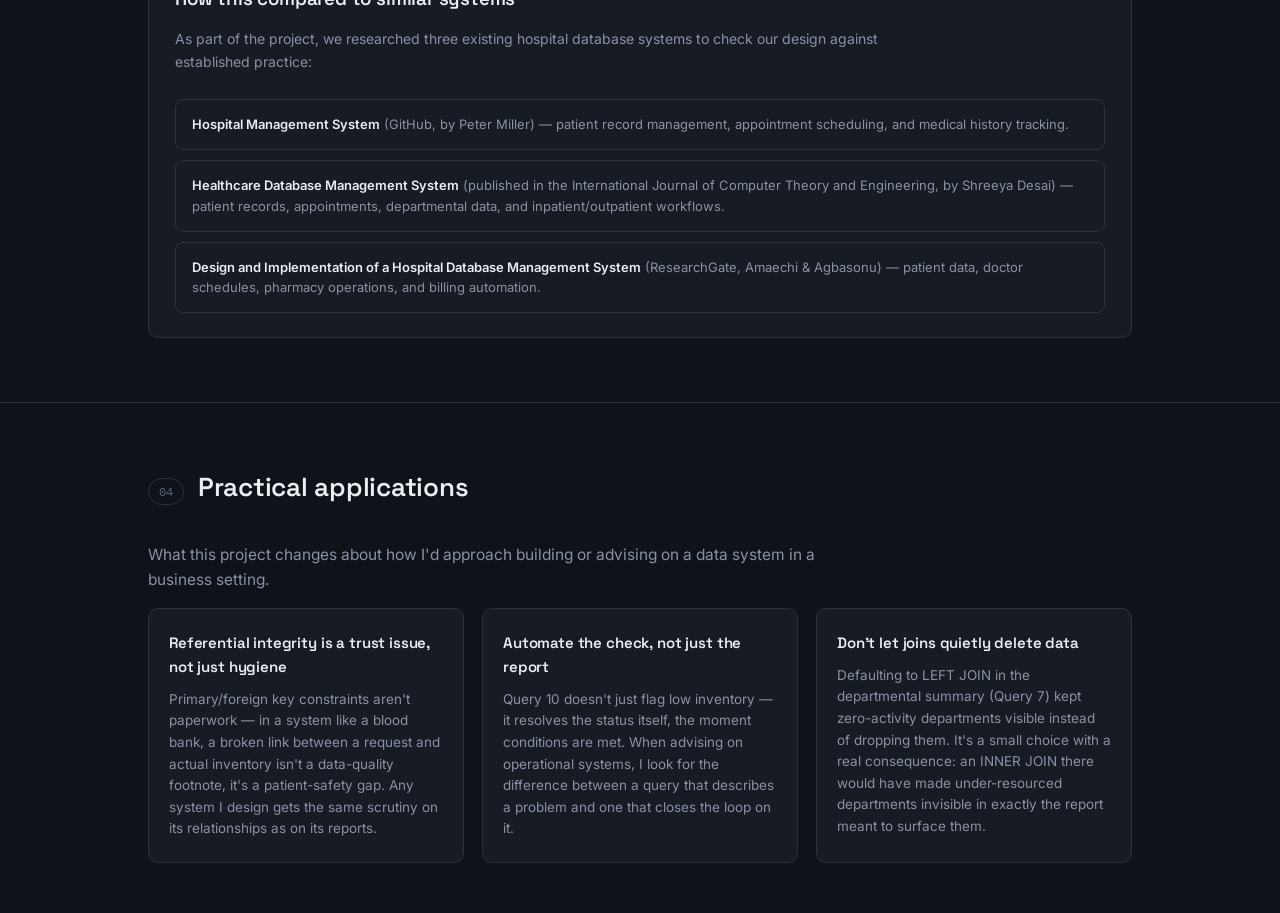
<file: projects/Ivy-Medical-Center-Database.html>
<!DOCTYPE html>
<html lang="en">
<head>
<meta charset="UTF-8">
<meta name="viewport" content="width=device-width, initial-scale=1.0">
<title>Ivy Medical Center Database — Relational Design Case Study</title>
<link rel="preconnect" href="https://fonts.googleapis.com">
<link rel="preconnect" href="https://fonts.gstatic.com" crossorigin>
<link href="https://fonts.googleapis.com/css2?family=Space+Grotesk:wght@400;500;600;700&family=Inter:wght@400;500;600&family=IBM+Plex+Mono:wght@400;500;600&display=swap" rel="stylesheet">
<link rel="stylesheet" href="stylesIvy.css">
</style>
</head>
<body>

<div class="topbar">
  <div class="wrap">
    <div class="brand">AMBRA CASERTA <span>/</span> PORTFOLIO 03</div>
    <nav>
      <a href="#problem">Problem</a>
      <a href="#approach">Approach</a>
      <a href="#findings">Findings</a>
      <a href="#applications">Applications</a>
    </nav>
  </div>
</div>

<header class="hero">
  <div class="wrap">
<div class="eyebrow mono">Relational Database Design</div>    
<h1>Designing a relational database for hospital operations</h1>
    <p class="sub">A full-stack SQL project — from schema design through ten advanced queries — for a fictional hospital system that unifies patient care, staff management, and a specialized blood bank into one relational database.</p>
    <div class="hero-meta">
      <div><span class="k">Tables designed</span><span class="v">10</span></div>
      <div><span class="k">Advanced queries</span><span class="v">10</span></div>
      <div><span class="k">Platform</span><span class="v">SQL Server (SSMS)</span></div>
      <div><span class="k">Team size</span><span class="v">3</span></div>
    </div>
    <p class="collab-note">Built with teammates Arusha Rai Kishan Rai and Andre Claudio. This page focuses on the database design and query logic I contributed to and can walk through in detail.</p>
  </div>
</header>

<section class="block" id="problem">
  <div class="wrap">
    <div class="block-head"><span class="tag mono">01</span><h2>The problem</h2></div>
    <div class="problem-grid">
      <p>Most hospital-database course projects stop at patients, doctors, and appointments. Our brief was broader: design a system for a fictional "Ivy Medical Center" that also runs a functioning <b>blood bank</b> — inventory, donors, requests, and transfusions — as a first-class part of the schema, not a bolt-on. That meant the database had to support two very different kinds of correctness at once: routine operational data (scheduling, billing, staffing) and safety-critical data (blood type matching, unit availability, transfusion timing), both governed by the same referential-integrity rules.</p>
      <div>
        <div class="stat-card">
          <div class="num">10 / 10</div>
          <div class="lbl">interconnected tables, spanning hospital operations and the blood bank subsystem</div>
        </div>
        <div class="stat-card">
          <div class="num">4</div>
          <div class="lbl">blood-bank-specific tables (Inventory, Donors, Requests, Transfusions) layered onto standard hospital tables</div>
        </div>
      </div>
    </div>
  </div>
</section>

<section class="block" id="approach">
  <div class="wrap">
    <div class="block-head"><span class="tag mono">02</span><h2>The approach</h2></div>
    <p class="lede">Four stages, moving from schema design through to advanced query engineering — each one building on constraints established in the last.</p>
    <div class="steps">
      <div class="step">
        <div class="idx">STAGE 1</div>
        <h3>Design the schema</h3>
        <p>Mapped out ten entities — Departments, Doctors, Nurses, Patients, Visitors, Appointments, Payments, and the four blood-bank tables — and defined primary/foreign key relationships between them (e.g. <code class="mono">DoctorID</code> as a foreign key in Appointments).</p>
      </div>
      <div class="step">
        <div class="idx">STAGE 2</div>
        <h3>Build &amp; populate</h3>
        <p>Wrote the full DDL (<code class="mono">CREATE DATABASE</code>, <code class="mono">CREATE TABLE</code>), populated every table with <code class="mono">INSERT INTO</code>, then used <code class="mono">ALTER TABLE</code> and <code class="mono">UPDATE</code> to refine structure and correct records — verifying population table by table.</p>
      </div>
      <div class="step">
        <div class="idx">STAGE 3</div>
        <h3>Engineer the queries</h3>
        <p>Developed ten advanced queries combining inner/left joins, correlated subqueries, <code class="mono">GROUPING SETS</code>, <code class="mono">CASE</code> logic, <code class="mono">UNION</code>, <code class="mono">EXISTS</code>, and string/date operations to answer real operational questions.</p>
      </div>
      <div class="step">
        <div class="idx">STAGE 4</div>
        <h3>Benchmark externally</h3>
        <p>Researched three comparable hospital database projects — on GitHub, in a peer-reviewed journal, and on ResearchGate — to see how our design and query choices compared to established practice.</p>
      </div>
    </div>
    <div class="tools-row">
      <span class="pill">SQL Server Management Studio</span><span class="pill">T-SQL</span><span class="pill">GROUPING SETS</span><span class="pill">Correlated subqueries</span><span class="pill">CASE / NULLIF</span><span class="pill">LEFT JOIN</span>
    </div>

    <div class="chart-card" style="margin-top:26px;">
      <div class="chart-top">
        <h3>Entity-relationship diagram</h3>
        <div class="note">The actual ERD from the project, showing all 10 tables and their key relationships.</div>
      </div>
      <img src="ivy-medical-erd.png" alt="Entity-relationship diagram of the Ivy Medical Center database, showing Departments, Doctors, Nurses, Patients, Visitors, Appointments, Payments, and the four blood-bank tables" style="width:100%;border-radius:6px;margin-top:14px;background:#fff;padding:12px;">
    </div>
  </div>
</section>

<section class="block" id="findings">
  <div class="wrap">
    <div class="block-head"><span class="tag mono">03</span><h2>Key findings</h2></div>
    <p class="lede">Two queries best illustrate the range of the project — one turns raw joins into a decision-ready operational metric, the other automates a safety-critical status update instead of leaving it to manual review.</p>

    <div class="query-grid">
      <div class="query-card">
        <div class="qhead">
          <div class="qtag mono">Query 7 · Departmental summary</div>
          <h4>Patient-to-staff ratio, inclusive of empty departments</h4>
          <p class="qdesc">Uses <code class="mono">LEFT JOIN</code> rather than <code class="mono">INNER JOIN</code> so departments with no doctors or patients still appear in the report with a ratio of zero, instead of silently disappearing from the results.</p>
        </div>
        <pre><code>SELECT
    d.DepartmentName,
    d.NumberOfStaff,
    COUNT(DISTINCT p.PatientID) AS TotalPatients,
    ROUND(COUNT(DISTINCT p.PatientID) * 1.0
      / d.NumberOfStaff, 2) AS PatientToStaffRatio
FROM Departments d
LEFT JOIN Doctors doc
    ON d.DepartmentID = doc.DepartmentID
LEFT JOIN Patients p
    ON doc.DoctorID = p.DoctorID
GROUP BY d.DepartmentName, d.NumberOfStaff
ORDER BY TotalPatients DESC;</code></pre>
      </div>

      <div class="query-card">
        <div class="qhead">
          <div class="qtag mono">Query 10 · Blood request fulfillment</div>
          <h4>Auto-fulfilling pending requests against live inventory</h4>
          <p class="qdesc">A subquery totals available units by blood type; the outer <code class="mono">UPDATE</code> flips any pending request to "Fulfilled" only if inventory can actually cover the amount needed — no manual inventory check required.</p>
        </div>
        <pre><code>UPDATE br
SET br.Status = 'Fulfilled'
FROM BloodRequests br
JOIN (
  SELECT BloodType,
    SUM(CASE WHEN Status = 'Available'
        THEN 1 ELSE 0 END) AS AvailableUnits
  FROM BloodInventory
  GROUP BY BloodType
) bi ON br.BloodType = bi.BloodType
WHERE br.Status = 'Pending'
  AND bi.AvailableUnits >= br.QuantityNeeded;

SELECT * FROM BloodRequests;</code></pre>
      </div>
    </div>

    <div class="chart-card" style="margin-top:26px;">
      <h3 style="margin-bottom:14px;">How this compared to similar systems</h3>
      <p style="color:var(--text-muted);font-size:14px;max-width:720px;">As part of the project, we researched three existing hospital database systems to check our design against established practice:</p>
      <div class="refs">
        <div class="ref-item"><b>Hospital Management System</b> (GitHub, by Peter Miller) — patient record management, appointment scheduling, and medical history tracking.</div>
        <div class="ref-item"><b>Healthcare Database Management System</b> (published in the International Journal of Computer Theory and Engineering, by Shreeya Desai) — patient records, appointments, departmental data, and inpatient/outpatient workflows.</div>
        <div class="ref-item"><b>Design and Implementation of a Hospital Database Management System</b> (ResearchGate, Amaechi &amp; Agbasonu) — patient data, doctor schedules, pharmacy operations, and billing automation.</div>
      </div>
    </div>
  </div>
</section>

<section class="block" id="applications" style="border-bottom:none;">
  <div class="wrap">
    <div class="block-head"><span class="tag mono">04</span><h2>Practical applications</h2></div>
    <p class="lede">What this project changes about how I'd approach building or advising on a data system in a business setting.</p>
    <div class="apps">
      <div class="app-card">
        <h3>Referential integrity is a trust issue, not just hygiene</h3>
        <p>Primary/foreign key constraints aren't paperwork — in a system like a blood bank, a broken link between a request and actual inventory isn't a data-quality footnote, it's a patient-safety gap. Any system I design gets the same scrutiny on its relationships as on its reports.</p>
      </div>
      <div class="app-card">
        <h3>Automate the check, not just the report</h3>
        <p>Query 10 doesn't just flag low inventory — it resolves the status itself, the moment conditions are met. When advising on operational systems, I look for the difference between a query that describes a problem and one that closes the loop on it.</p>
      </div>
      <div class="app-card">
        <h3>Don't let joins quietly delete data</h3>
        <p>Defaulting to LEFT JOIN in the departmental summary (Query 7) kept zero-activity departments visible instead of dropping them. It's a small choice with a real consequence: an INNER JOIN there would have made under-resourced departments invisible in exactly the report meant to surface them.</p>
      </div>
    </div>
  </div>
</section>

</body>
</html>
</file>
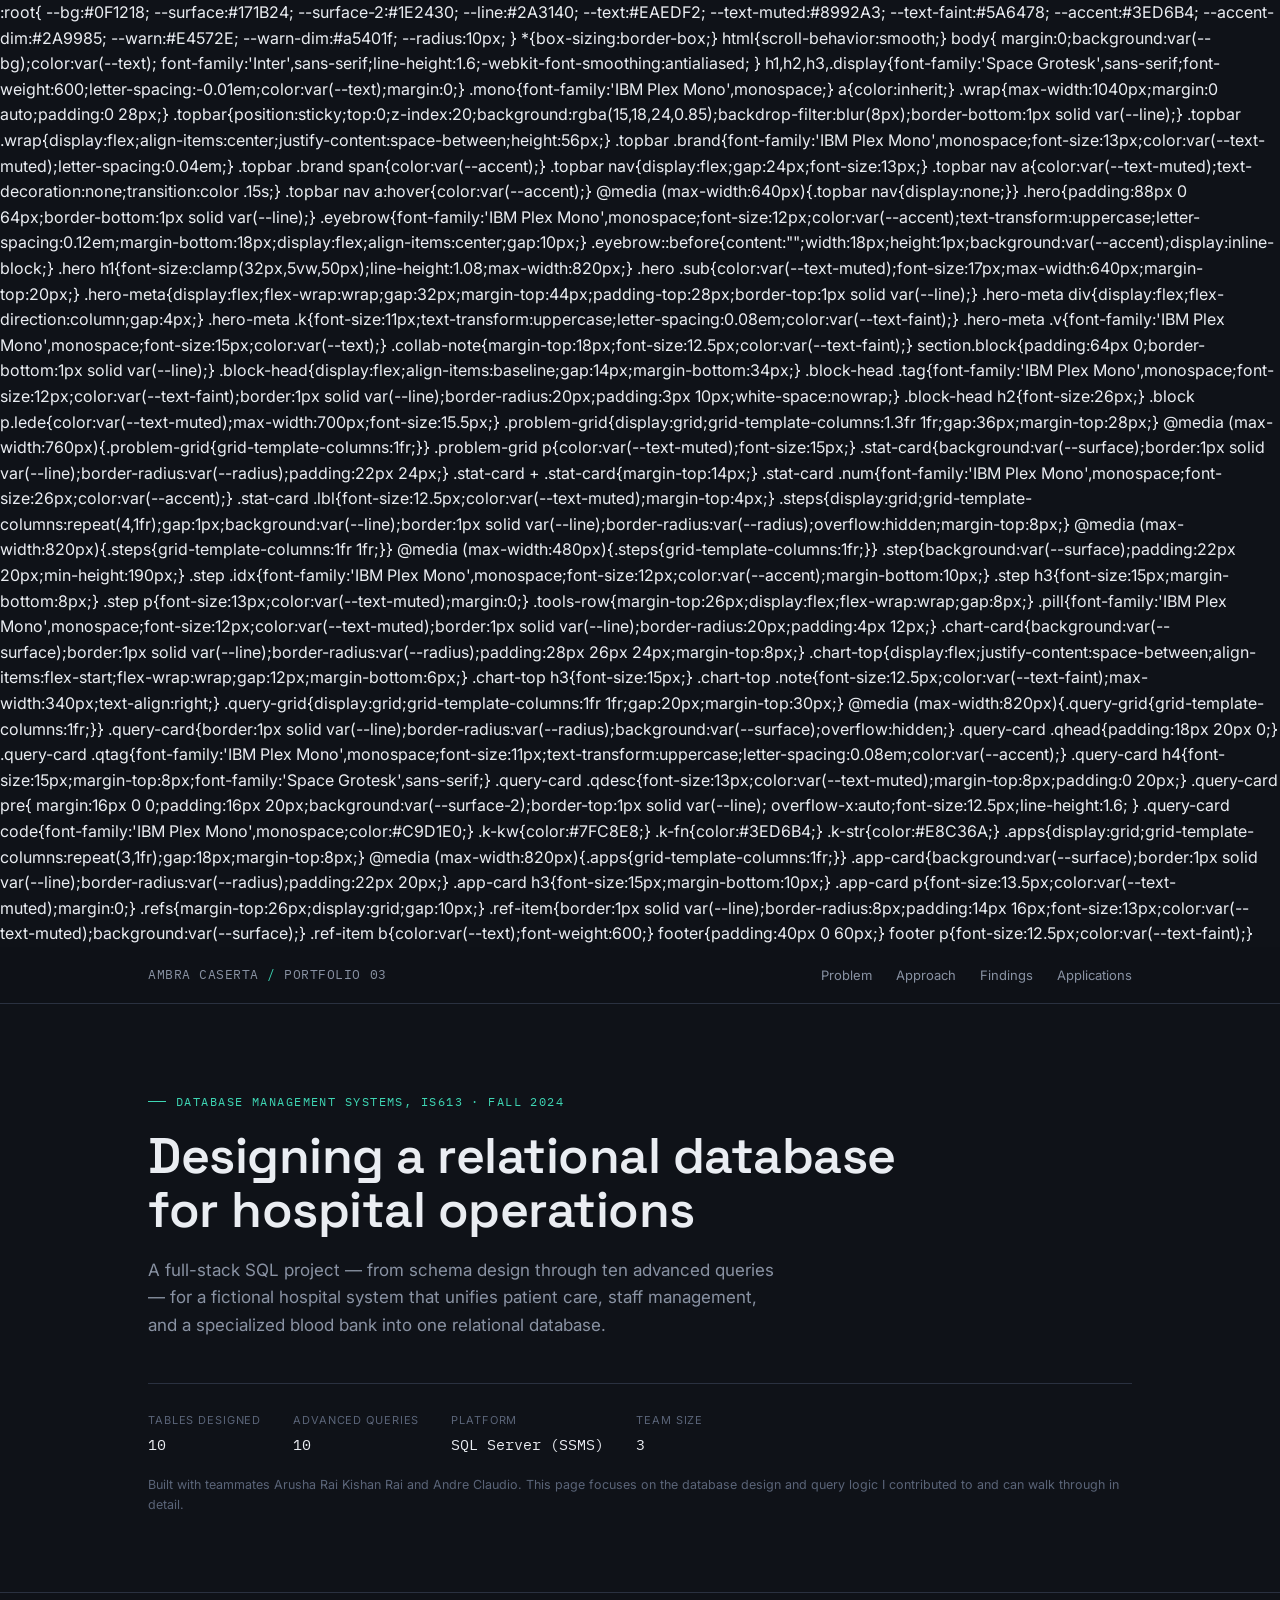
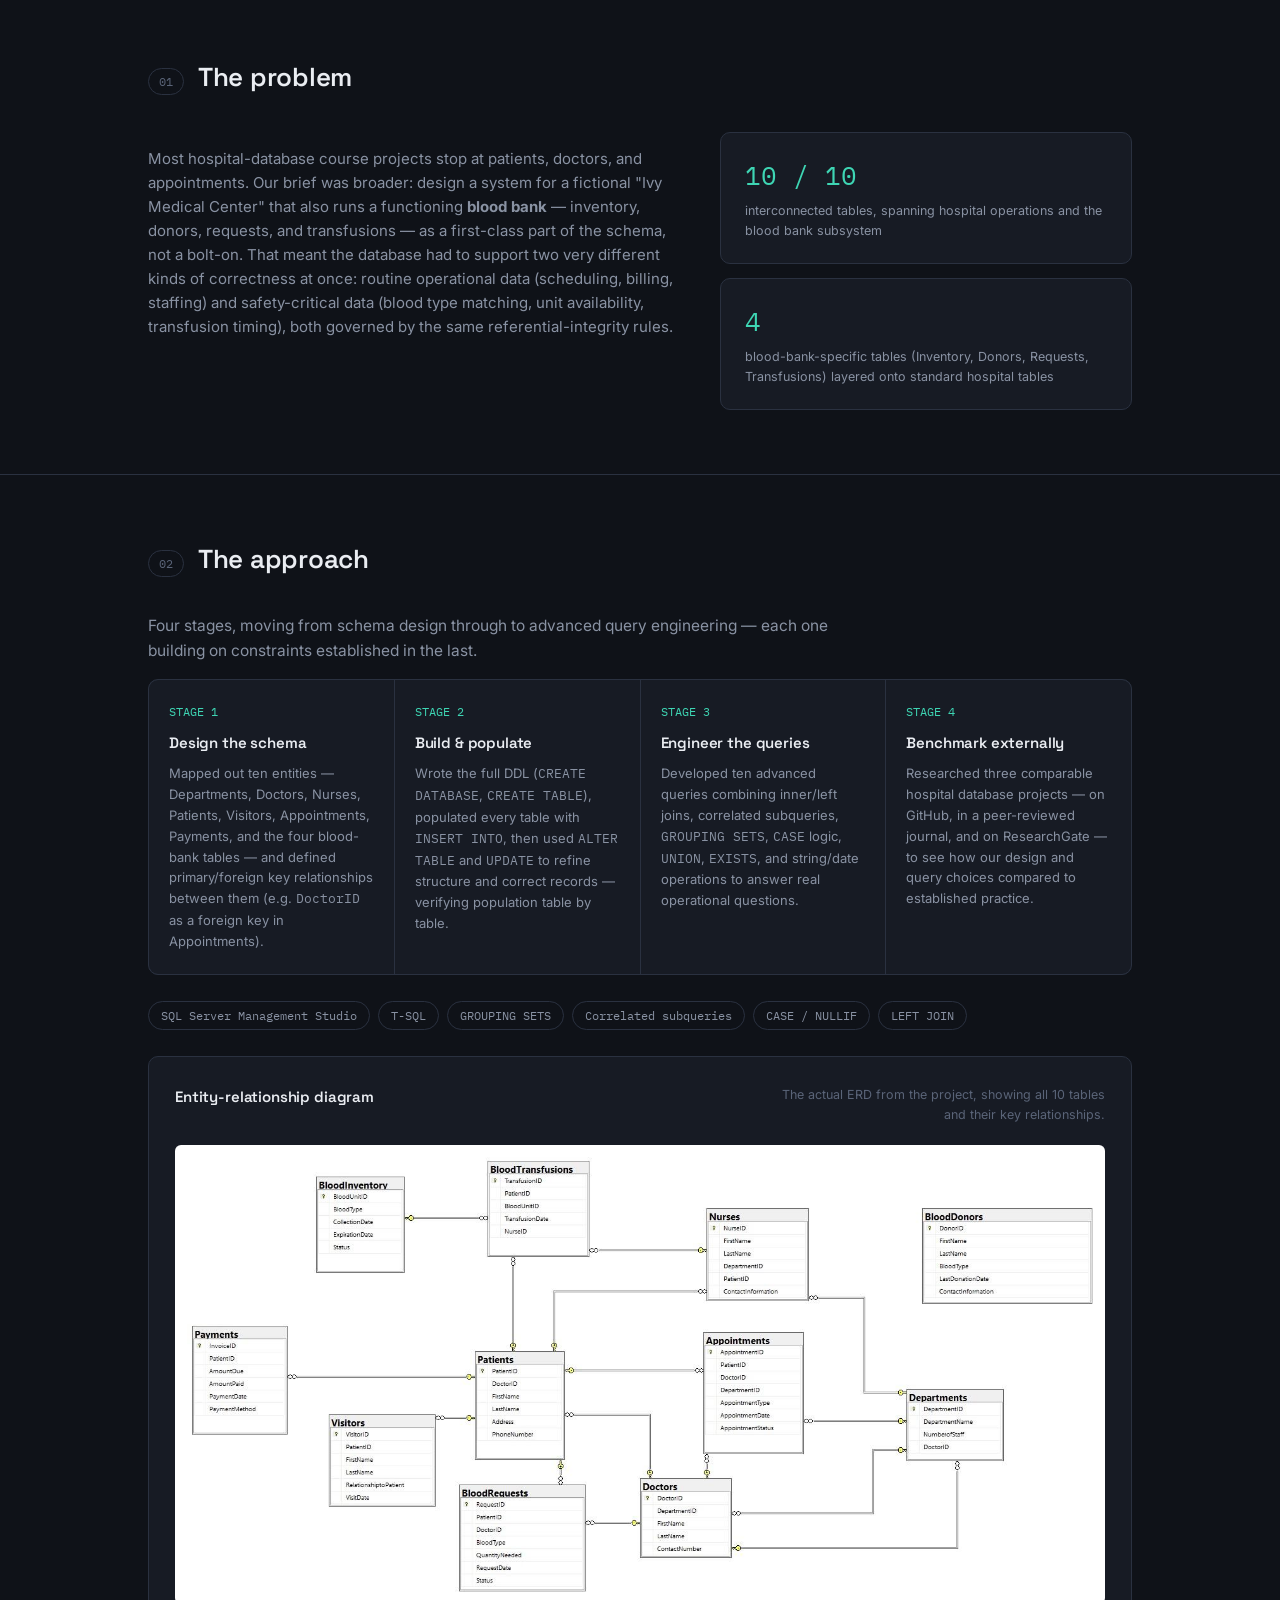
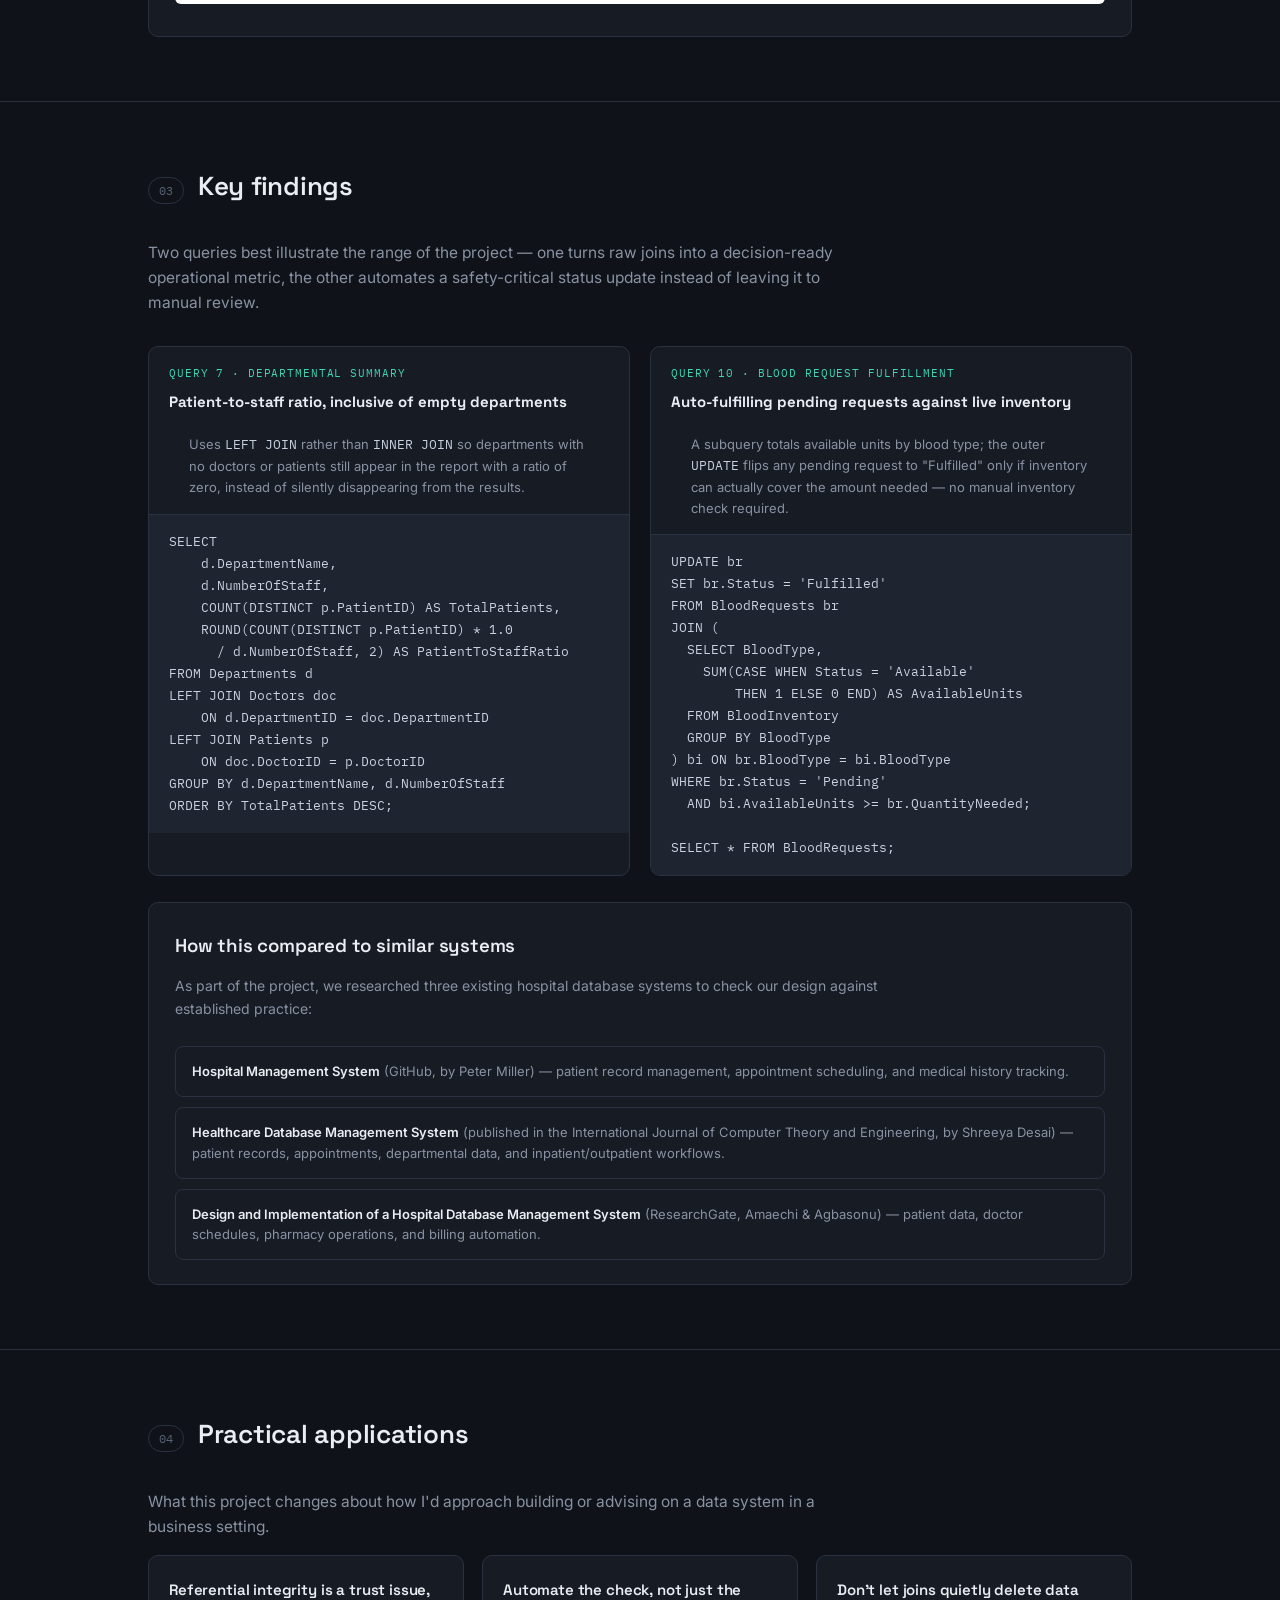
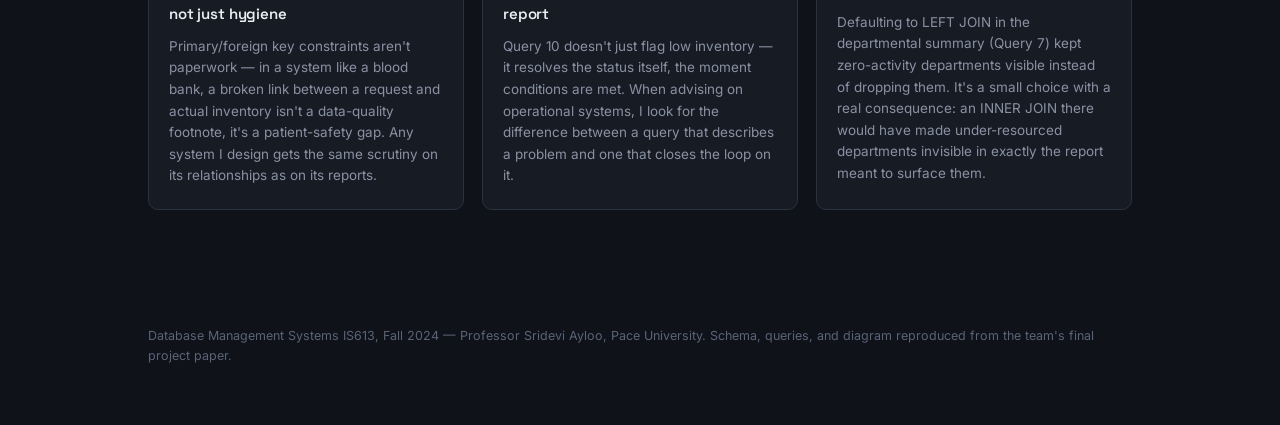
<file: projects/ivy-medical-erd.html>
<!DOCTYPE html>
<html lang="en">
<head>
<meta charset="UTF-8">
<meta name="viewport" content="width=device-width, initial-scale=1.0">
<title>Ivy Medical Center Database — Relational Design Case Study</title>
<link rel="preconnect" href="https://fonts.googleapis.com">
<link rel="preconnect" href="https://fonts.gstatic.com" crossorigin>
<link href="https://fonts.googleapis.com/css2?family=Space+Grotesk:wght@400;500;600;700&family=Inter:wght@400;500;600&family=IBM+Plex+Mono:wght@400;500;600&display=swap" rel="stylesheet">
<link rel="stylesheet" href="stylesIvy.css">
  :root{
    --bg:#0F1218;
    --surface:#171B24;
    --surface-2:#1E2430;
    --line:#2A3140;
    --text:#EAEDF2;
    --text-muted:#8992A3;
    --text-faint:#5A6478;
    --accent:#3ED6B4;
    --accent-dim:#2A9985;
    --warn:#E4572E;
    --warn-dim:#a5401f;
    --radius:10px;
  }
  *{box-sizing:border-box;}
  html{scroll-behavior:smooth;}
  body{
    margin:0;background:var(--bg);color:var(--text);
    font-family:'Inter',sans-serif;line-height:1.6;-webkit-font-smoothing:antialiased;
  }
  h1,h2,h3,.display{font-family:'Space Grotesk',sans-serif;font-weight:600;letter-spacing:-0.01em;color:var(--text);margin:0;}
  .mono{font-family:'IBM Plex Mono',monospace;}
  a{color:inherit;}
  .wrap{max-width:1040px;margin:0 auto;padding:0 28px;}

  .topbar{position:sticky;top:0;z-index:20;background:rgba(15,18,24,0.85);backdrop-filter:blur(8px);border-bottom:1px solid var(--line);}
  .topbar .wrap{display:flex;align-items:center;justify-content:space-between;height:56px;}
  .topbar .brand{font-family:'IBM Plex Mono',monospace;font-size:13px;color:var(--text-muted);letter-spacing:0.04em;}
  .topbar .brand span{color:var(--accent);}
  .topbar nav{display:flex;gap:24px;font-size:13px;}
  .topbar nav a{color:var(--text-muted);text-decoration:none;transition:color .15s;}
  .topbar nav a:hover{color:var(--accent);}
  @media (max-width:640px){.topbar nav{display:none;}}

  .hero{padding:88px 0 64px;border-bottom:1px solid var(--line);}
  .eyebrow{font-family:'IBM Plex Mono',monospace;font-size:12px;color:var(--accent);text-transform:uppercase;letter-spacing:0.12em;margin-bottom:18px;display:flex;align-items:center;gap:10px;}
  .eyebrow::before{content:"";width:18px;height:1px;background:var(--accent);display:inline-block;}
  .hero h1{font-size:clamp(32px,5vw,50px);line-height:1.08;max-width:820px;}
  .hero .sub{color:var(--text-muted);font-size:17px;max-width:640px;margin-top:20px;}
  .hero-meta{display:flex;flex-wrap:wrap;gap:32px;margin-top:44px;padding-top:28px;border-top:1px solid var(--line);}
  .hero-meta div{display:flex;flex-direction:column;gap:4px;}
  .hero-meta .k{font-size:11px;text-transform:uppercase;letter-spacing:0.08em;color:var(--text-faint);}
  .hero-meta .v{font-family:'IBM Plex Mono',monospace;font-size:15px;color:var(--text);}
  .collab-note{margin-top:18px;font-size:12.5px;color:var(--text-faint);}

  section.block{padding:64px 0;border-bottom:1px solid var(--line);}
  .block-head{display:flex;align-items:baseline;gap:14px;margin-bottom:34px;}
  .block-head .tag{font-family:'IBM Plex Mono',monospace;font-size:12px;color:var(--text-faint);border:1px solid var(--line);border-radius:20px;padding:3px 10px;white-space:nowrap;}
  .block-head h2{font-size:26px;}
  .block p.lede{color:var(--text-muted);max-width:700px;font-size:15.5px;}

  .problem-grid{display:grid;grid-template-columns:1.3fr 1fr;gap:36px;margin-top:28px;}
  @media (max-width:760px){.problem-grid{grid-template-columns:1fr;}}
  .problem-grid p{color:var(--text-muted);font-size:15px;}
  .stat-card{background:var(--surface);border:1px solid var(--line);border-radius:var(--radius);padding:22px 24px;}
  .stat-card + .stat-card{margin-top:14px;}
  .stat-card .num{font-family:'IBM Plex Mono',monospace;font-size:26px;color:var(--accent);}
  .stat-card .lbl{font-size:12.5px;color:var(--text-muted);margin-top:4px;}

  .steps{display:grid;grid-template-columns:repeat(4,1fr);gap:1px;background:var(--line);border:1px solid var(--line);border-radius:var(--radius);overflow:hidden;margin-top:8px;}
  @media (max-width:820px){.steps{grid-template-columns:1fr 1fr;}}
  @media (max-width:480px){.steps{grid-template-columns:1fr;}}
  .step{background:var(--surface);padding:22px 20px;min-height:190px;}
  .step .idx{font-family:'IBM Plex Mono',monospace;font-size:12px;color:var(--accent);margin-bottom:10px;}
  .step h3{font-size:15px;margin-bottom:8px;}
  .step p{font-size:13px;color:var(--text-muted);margin:0;}
  .tools-row{margin-top:26px;display:flex;flex-wrap:wrap;gap:8px;}
  .pill{font-family:'IBM Plex Mono',monospace;font-size:12px;color:var(--text-muted);border:1px solid var(--line);border-radius:20px;padding:4px 12px;}

  .chart-card{background:var(--surface);border:1px solid var(--line);border-radius:var(--radius);padding:28px 26px 24px;margin-top:8px;}
  .chart-top{display:flex;justify-content:space-between;align-items:flex-start;flex-wrap:wrap;gap:12px;margin-bottom:6px;}
  .chart-top h3{font-size:15px;}
  .chart-top .note{font-size:12.5px;color:var(--text-faint);max-width:340px;text-align:right;}

  .query-grid{display:grid;grid-template-columns:1fr 1fr;gap:20px;margin-top:30px;}
  @media (max-width:820px){.query-grid{grid-template-columns:1fr;}}
  .query-card{border:1px solid var(--line);border-radius:var(--radius);background:var(--surface);overflow:hidden;}
  .query-card .qhead{padding:18px 20px 0;}
  .query-card .qtag{font-family:'IBM Plex Mono',monospace;font-size:11px;text-transform:uppercase;letter-spacing:0.08em;color:var(--accent);}
  .query-card h4{font-size:15px;margin-top:8px;font-family:'Space Grotesk',sans-serif;}
  .query-card .qdesc{font-size:13px;color:var(--text-muted);margin-top:8px;padding:0 20px;}
  .query-card pre{
    margin:16px 0 0;padding:16px 20px;background:var(--surface-2);border-top:1px solid var(--line);
    overflow-x:auto;font-size:12.5px;line-height:1.6;
  }
  .query-card code{font-family:'IBM Plex Mono',monospace;color:#C9D1E0;}
  .k-kw{color:#7FC8E8;}
  .k-fn{color:#3ED6B4;}
  .k-str{color:#E8C36A;}

  .apps{display:grid;grid-template-columns:repeat(3,1fr);gap:18px;margin-top:8px;}
  @media (max-width:820px){.apps{grid-template-columns:1fr;}}
  .app-card{background:var(--surface);border:1px solid var(--line);border-radius:var(--radius);padding:22px 20px;}
  .app-card h3{font-size:15px;margin-bottom:10px;}
  .app-card p{font-size:13.5px;color:var(--text-muted);margin:0;}

  .refs{margin-top:26px;display:grid;gap:10px;}
  .ref-item{border:1px solid var(--line);border-radius:8px;padding:14px 16px;font-size:13px;color:var(--text-muted);background:var(--surface);}
  .ref-item b{color:var(--text);font-weight:600;}

  footer{padding:40px 0 60px;}
  footer p{font-size:12.5px;color:var(--text-faint);}
</style>
</head>
<body>

<div class="topbar">
  <div class="wrap">
    <div class="brand">AMBRA CASERTA <span>/</span> PORTFOLIO 03</div>
    <nav>
      <a href="#problem">Problem</a>
      <a href="#approach">Approach</a>
      <a href="#findings">Findings</a>
      <a href="#applications">Applications</a>
    </nav>
  </div>
</div>

<header class="hero">
  <div class="wrap">
    <div class="eyebrow mono">Database Management Systems, IS613 · Fall 2024</div>
    <h1>Designing a relational database for hospital operations</h1>
    <p class="sub">A full-stack SQL project — from schema design through ten advanced queries — for a fictional hospital system that unifies patient care, staff management, and a specialized blood bank into one relational database.</p>
    <div class="hero-meta">
      <div><span class="k">Tables designed</span><span class="v">10</span></div>
      <div><span class="k">Advanced queries</span><span class="v">10</span></div>
      <div><span class="k">Platform</span><span class="v">SQL Server (SSMS)</span></div>
      <div><span class="k">Team size</span><span class="v">3</span></div>
    </div>
    <p class="collab-note">Built with teammates Arusha Rai Kishan Rai and Andre Claudio. This page focuses on the database design and query logic I contributed to and can walk through in detail.</p>
  </div>
</header>

<section class="block" id="problem">
  <div class="wrap">
    <div class="block-head"><span class="tag mono">01</span><h2>The problem</h2></div>
    <div class="problem-grid">
      <p>Most hospital-database course projects stop at patients, doctors, and appointments. Our brief was broader: design a system for a fictional "Ivy Medical Center" that also runs a functioning <b>blood bank</b> — inventory, donors, requests, and transfusions — as a first-class part of the schema, not a bolt-on. That meant the database had to support two very different kinds of correctness at once: routine operational data (scheduling, billing, staffing) and safety-critical data (blood type matching, unit availability, transfusion timing), both governed by the same referential-integrity rules.</p>
      <div>
        <div class="stat-card">
          <div class="num">10 / 10</div>
          <div class="lbl">interconnected tables, spanning hospital operations and the blood bank subsystem</div>
        </div>
        <div class="stat-card">
          <div class="num">4</div>
          <div class="lbl">blood-bank-specific tables (Inventory, Donors, Requests, Transfusions) layered onto standard hospital tables</div>
        </div>
      </div>
    </div>
  </div>
</section>

<section class="block" id="approach">
  <div class="wrap">
    <div class="block-head"><span class="tag mono">02</span><h2>The approach</h2></div>
    <p class="lede">Four stages, moving from schema design through to advanced query engineering — each one building on constraints established in the last.</p>
    <div class="steps">
      <div class="step">
        <div class="idx">STAGE 1</div>
        <h3>Design the schema</h3>
        <p>Mapped out ten entities — Departments, Doctors, Nurses, Patients, Visitors, Appointments, Payments, and the four blood-bank tables — and defined primary/foreign key relationships between them (e.g. <code class="mono">DoctorID</code> as a foreign key in Appointments).</p>
      </div>
      <div class="step">
        <div class="idx">STAGE 2</div>
        <h3>Build &amp; populate</h3>
        <p>Wrote the full DDL (<code class="mono">CREATE DATABASE</code>, <code class="mono">CREATE TABLE</code>), populated every table with <code class="mono">INSERT INTO</code>, then used <code class="mono">ALTER TABLE</code> and <code class="mono">UPDATE</code> to refine structure and correct records — verifying population table by table.</p>
      </div>
      <div class="step">
        <div class="idx">STAGE 3</div>
        <h3>Engineer the queries</h3>
        <p>Developed ten advanced queries combining inner/left joins, correlated subqueries, <code class="mono">GROUPING SETS</code>, <code class="mono">CASE</code> logic, <code class="mono">UNION</code>, <code class="mono">EXISTS</code>, and string/date operations to answer real operational questions.</p>
      </div>
      <div class="step">
        <div class="idx">STAGE 4</div>
        <h3>Benchmark externally</h3>
        <p>Researched three comparable hospital database projects — on GitHub, in a peer-reviewed journal, and on ResearchGate — to see how our design and query choices compared to established practice.</p>
      </div>
    </div>
    <div class="tools-row">
      <span class="pill">SQL Server Management Studio</span><span class="pill">T-SQL</span><span class="pill">GROUPING SETS</span><span class="pill">Correlated subqueries</span><span class="pill">CASE / NULLIF</span><span class="pill">LEFT JOIN</span>
    </div>

    <div class="chart-card" style="margin-top:26px;">
      <div class="chart-top">
        <h3>Entity-relationship diagram</h3>
        <div class="note">The actual ERD from the project, showing all 10 tables and their key relationships.</div>
      </div>
      <img src="ivy-medical-erd.png" alt="Entity-relationship diagram of the Ivy Medical Center database, showing Departments, Doctors, Nurses, Patients, Visitors, Appointments, Payments, and the four blood-bank tables" style="width:100%;border-radius:6px;margin-top:14px;background:#fff;padding:12px;">
    </div>
  </div>
</section>

<section class="block" id="findings">
  <div class="wrap">
    <div class="block-head"><span class="tag mono">03</span><h2>Key findings</h2></div>
    <p class="lede">Two queries best illustrate the range of the project — one turns raw joins into a decision-ready operational metric, the other automates a safety-critical status update instead of leaving it to manual review.</p>

    <div class="query-grid">
      <div class="query-card">
        <div class="qhead">
          <div class="qtag mono">Query 7 · Departmental summary</div>
          <h4>Patient-to-staff ratio, inclusive of empty departments</h4>
          <p class="qdesc">Uses <code class="mono">LEFT JOIN</code> rather than <code class="mono">INNER JOIN</code> so departments with no doctors or patients still appear in the report with a ratio of zero, instead of silently disappearing from the results.</p>
        </div>
        <pre><code>SELECT
    d.DepartmentName,
    d.NumberOfStaff,
    COUNT(DISTINCT p.PatientID) AS TotalPatients,
    ROUND(COUNT(DISTINCT p.PatientID) * 1.0
      / d.NumberOfStaff, 2) AS PatientToStaffRatio
FROM Departments d
LEFT JOIN Doctors doc
    ON d.DepartmentID = doc.DepartmentID
LEFT JOIN Patients p
    ON doc.DoctorID = p.DoctorID
GROUP BY d.DepartmentName, d.NumberOfStaff
ORDER BY TotalPatients DESC;</code></pre>
      </div>

      <div class="query-card">
        <div class="qhead">
          <div class="qtag mono">Query 10 · Blood request fulfillment</div>
          <h4>Auto-fulfilling pending requests against live inventory</h4>
          <p class="qdesc">A subquery totals available units by blood type; the outer <code class="mono">UPDATE</code> flips any pending request to "Fulfilled" only if inventory can actually cover the amount needed — no manual inventory check required.</p>
        </div>
        <pre><code>UPDATE br
SET br.Status = 'Fulfilled'
FROM BloodRequests br
JOIN (
  SELECT BloodType,
    SUM(CASE WHEN Status = 'Available'
        THEN 1 ELSE 0 END) AS AvailableUnits
  FROM BloodInventory
  GROUP BY BloodType
) bi ON br.BloodType = bi.BloodType
WHERE br.Status = 'Pending'
  AND bi.AvailableUnits >= br.QuantityNeeded;

SELECT * FROM BloodRequests;</code></pre>
      </div>
    </div>

    <div class="chart-card" style="margin-top:26px;">
      <h3 style="margin-bottom:14px;">How this compared to similar systems</h3>
      <p style="color:var(--text-muted);font-size:14px;max-width:720px;">As part of the project, we researched three existing hospital database systems to check our design against established practice:</p>
      <div class="refs">
        <div class="ref-item"><b>Hospital Management System</b> (GitHub, by Peter Miller) — patient record management, appointment scheduling, and medical history tracking.</div>
        <div class="ref-item"><b>Healthcare Database Management System</b> (published in the International Journal of Computer Theory and Engineering, by Shreeya Desai) — patient records, appointments, departmental data, and inpatient/outpatient workflows.</div>
        <div class="ref-item"><b>Design and Implementation of a Hospital Database Management System</b> (ResearchGate, Amaechi &amp; Agbasonu) — patient data, doctor schedules, pharmacy operations, and billing automation.</div>
      </div>
    </div>
  </div>
</section>

<section class="block" id="applications" style="border-bottom:none;">
  <div class="wrap">
    <div class="block-head"><span class="tag mono">04</span><h2>Practical applications</h2></div>
    <p class="lede">What this project changes about how I'd approach building or advising on a data system in a business setting.</p>
    <div class="apps">
      <div class="app-card">
        <h3>Referential integrity is a trust issue, not just hygiene</h3>
        <p>Primary/foreign key constraints aren't paperwork — in a system like a blood bank, a broken link between a request and actual inventory isn't a data-quality footnote, it's a patient-safety gap. Any system I design gets the same scrutiny on its relationships as on its reports.</p>
      </div>
      <div class="app-card">
        <h3>Automate the check, not just the report</h3>
        <p>Query 10 doesn't just flag low inventory — it resolves the status itself, the moment conditions are met. When advising on operational systems, I look for the difference between a query that describes a problem and one that closes the loop on it.</p>
      </div>
      <div class="app-card">
        <h3>Don't let joins quietly delete data</h3>
        <p>Defaulting to LEFT JOIN in the departmental summary (Query 7) kept zero-activity departments visible instead of dropping them. It's a small choice with a real consequence: an INNER JOIN there would have made under-resourced departments invisible in exactly the report meant to surface them.</p>
      </div>
    </div>
  </div>
</section>

<footer>
  <div class="wrap">
    <p>Database Management Systems IS613, Fall 2024 — Professor Sridevi Ayloo, Pace University. Schema, queries, and diagram reproduced from the team's final project paper.</p>
  </div>
</footer>

</body>
</html>
</file>
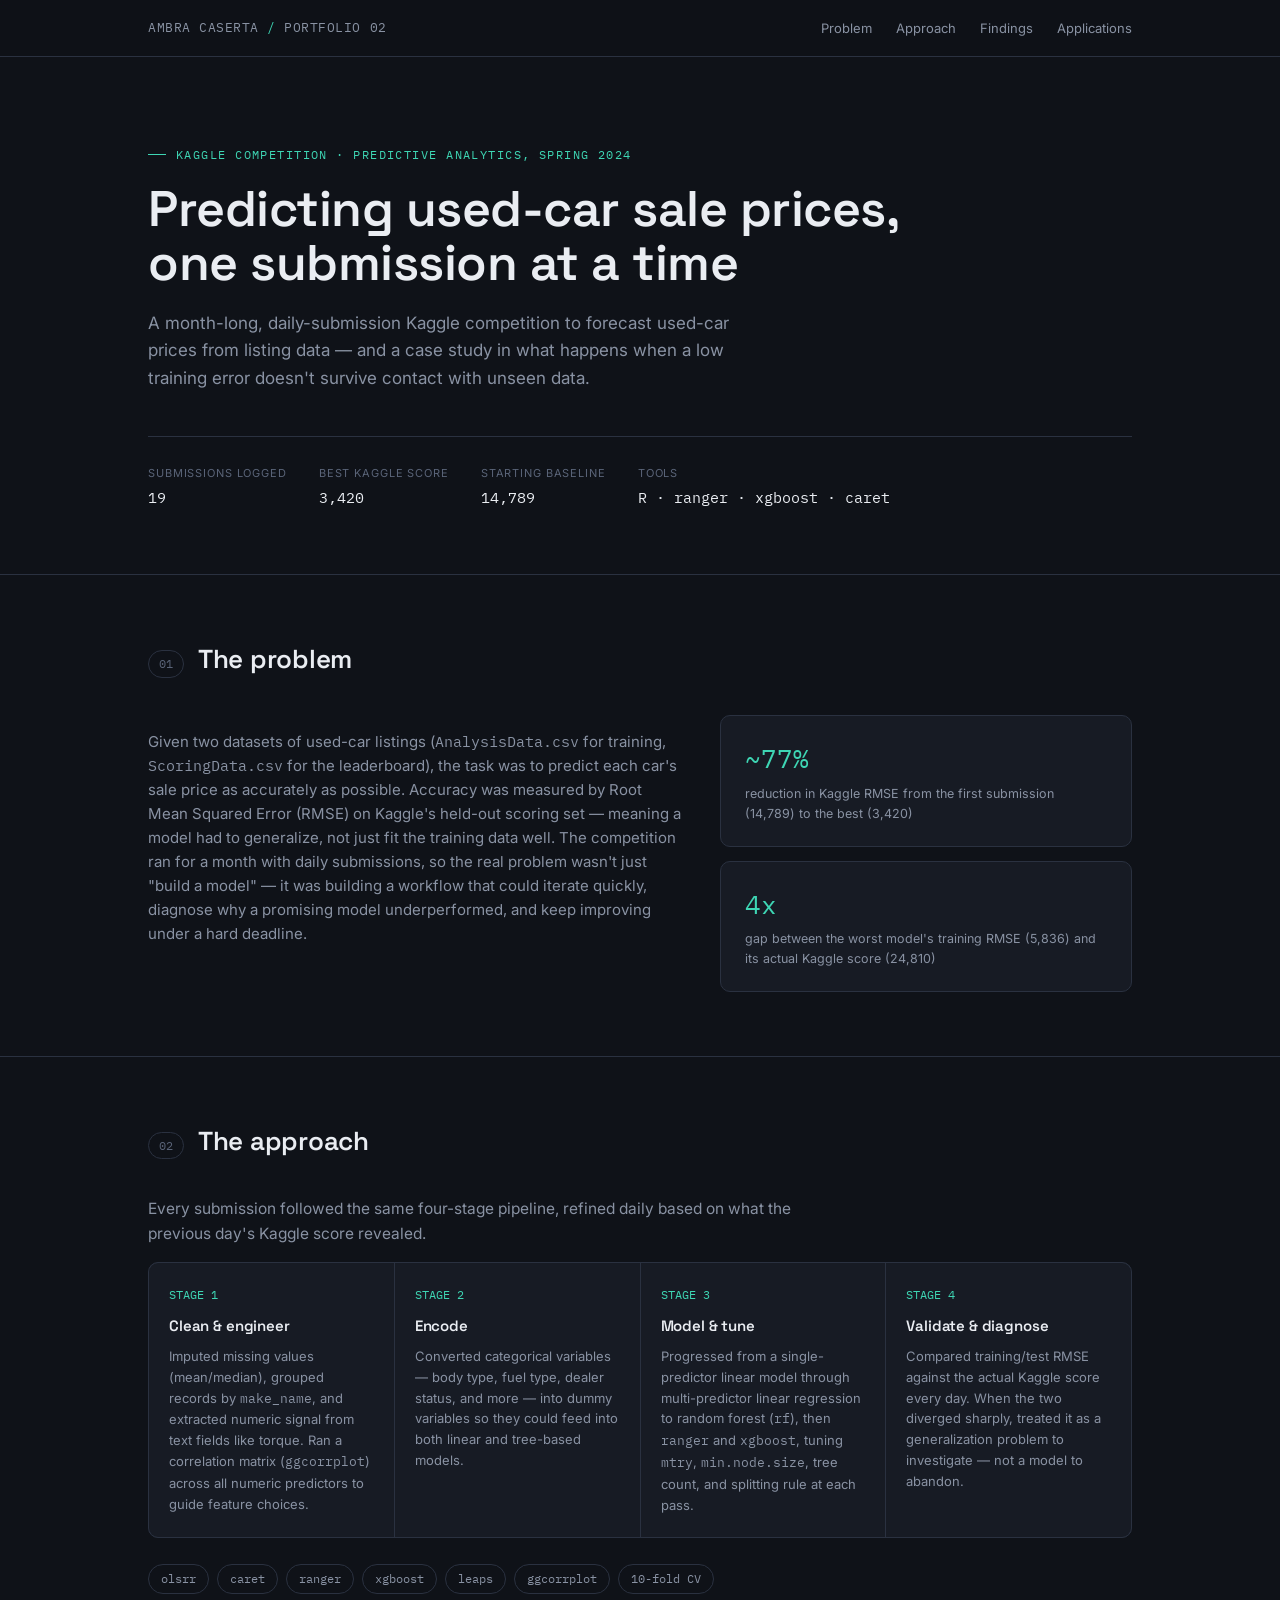
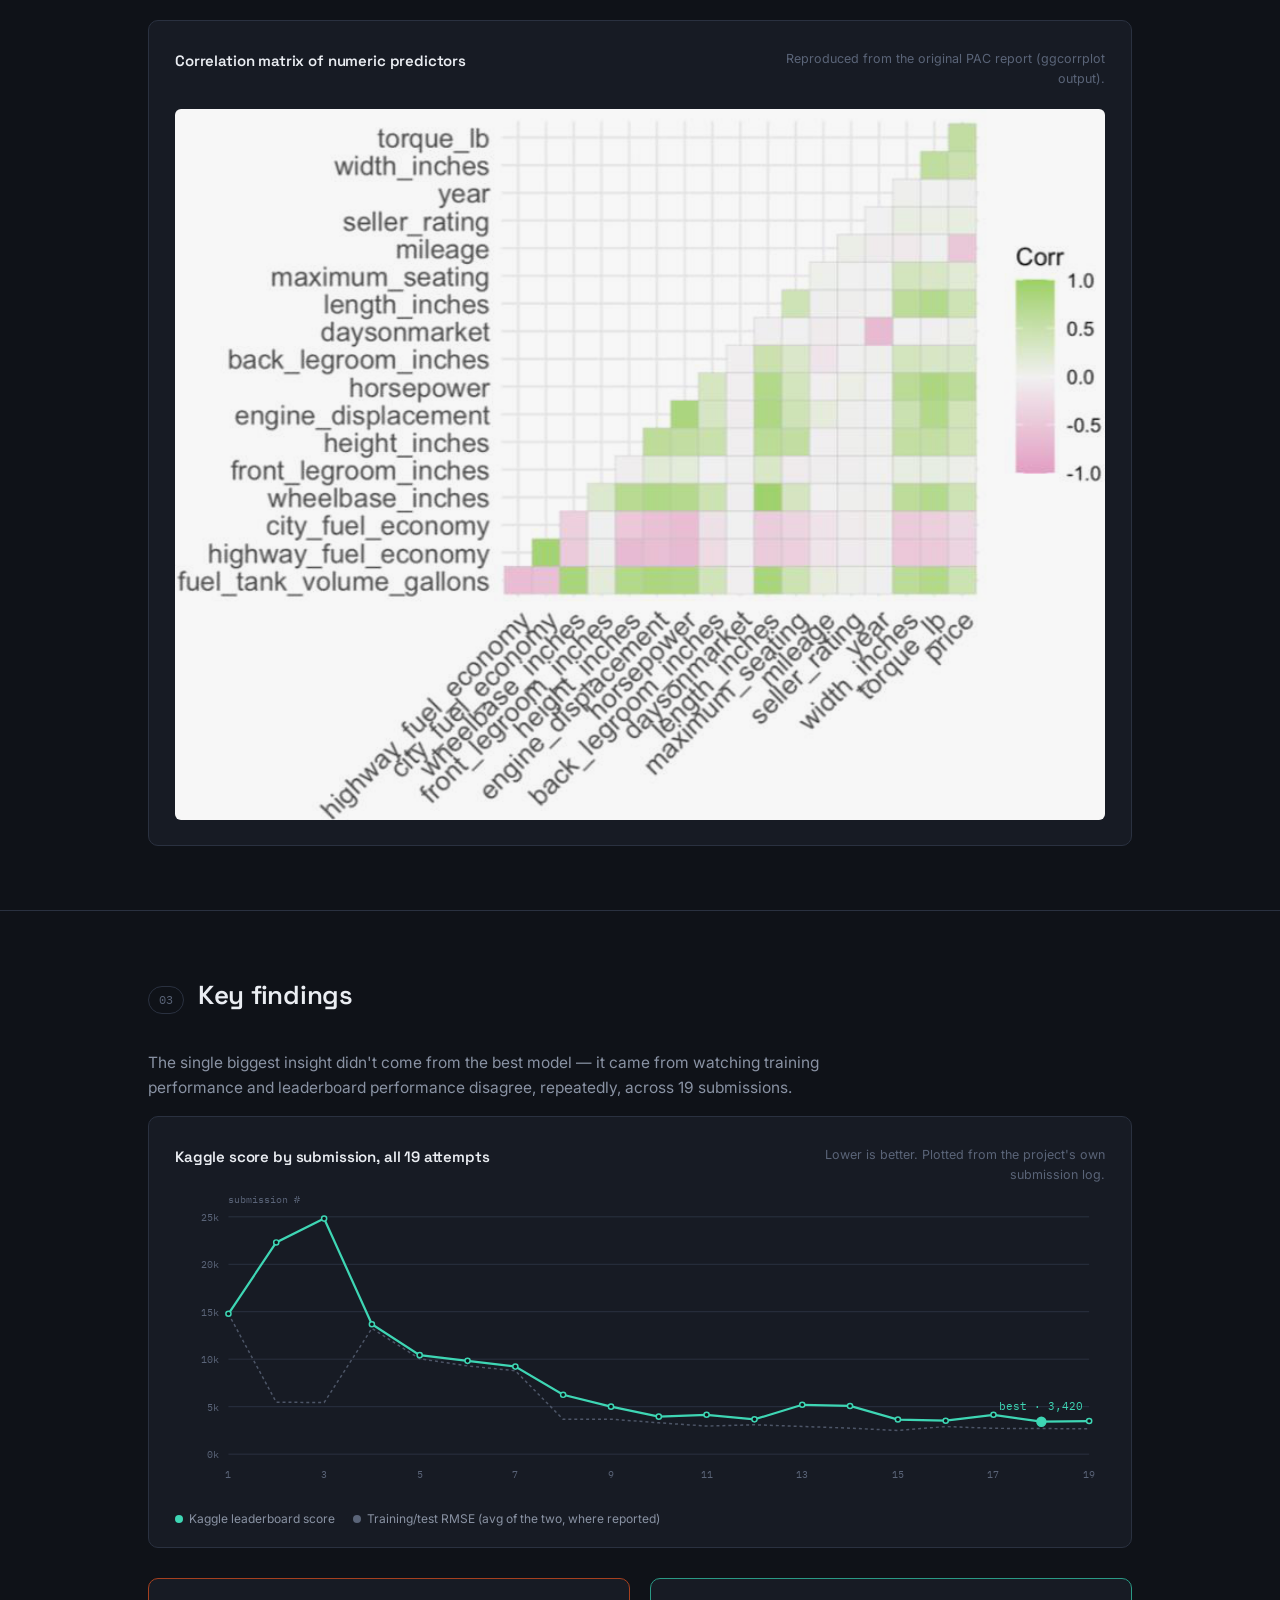
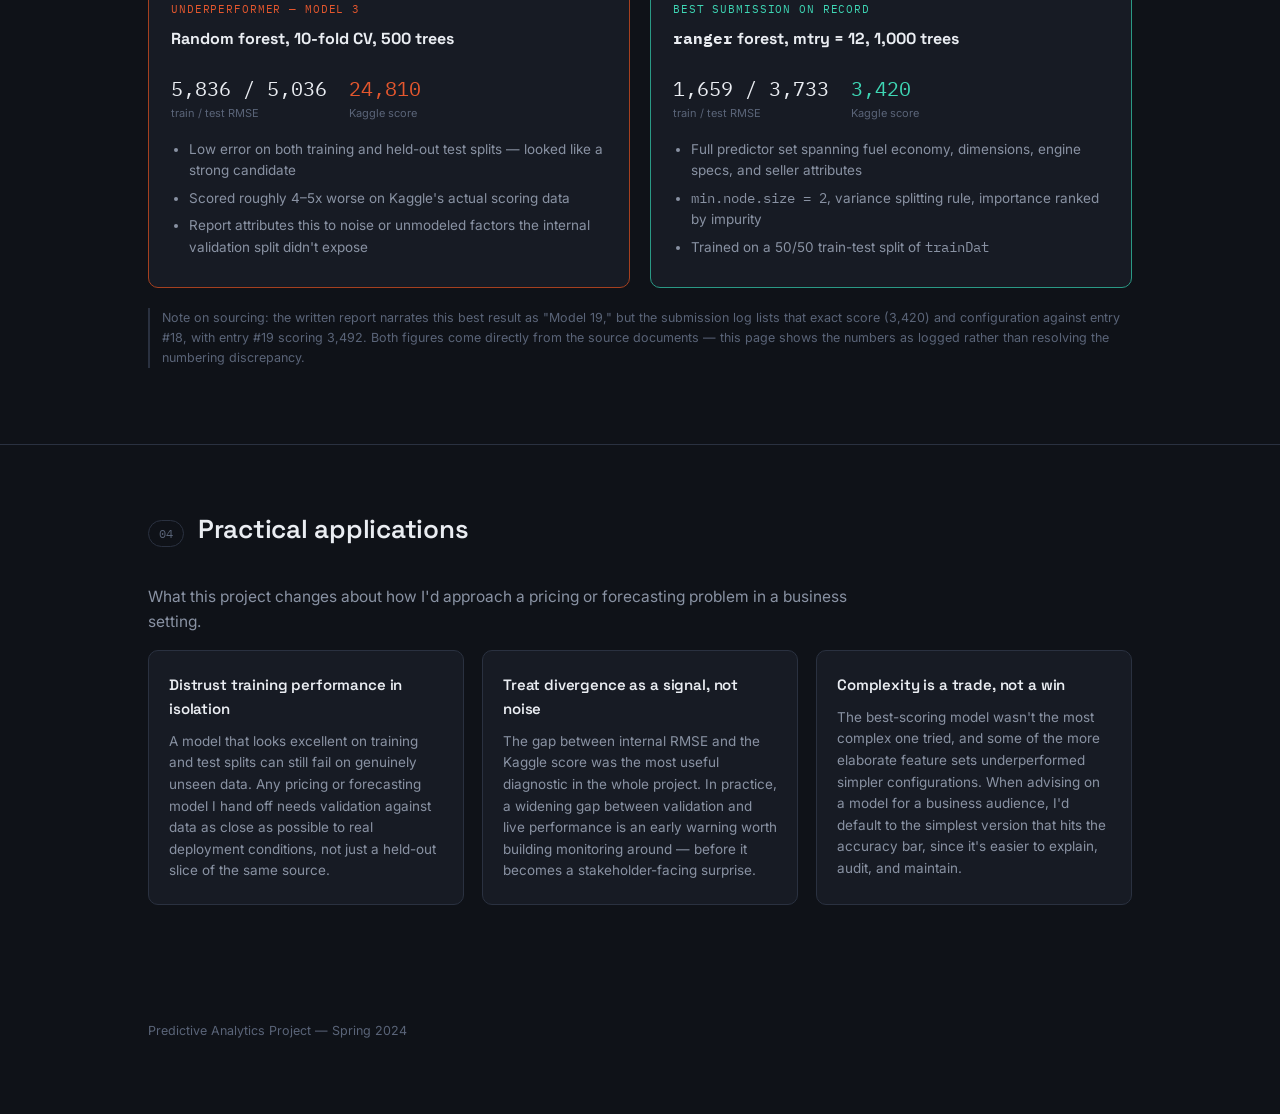
<file: projects/Used-Car-Price-Prediction.html>
<!DOCTYPE html>
<html lang="en">
<head> 
<meta charset="UTF-8">
<meta name="viewport" content="width=device-width, initial-scale=1.0">
<title>Predicting Used-Car Prices — Kaggle Competition Case Study</title>
<!-- ADD THESE RIGHT BELOW TITLE -->
<meta name="description" content="Predicting Used-Car Prices — Kaggle Competition Case Study using Predictive Analytics">
<link rel="icon" type="image/png" href="favicon.png">

<link rel="preconnect" href="https://fonts.googleapis.com">
<link rel="preconnect" href="https://fonts.gstatic.com" crossorigin>
<link href="https://fonts.googleapis.com/css2?family=Space+Grotesk:wght@400;500;600;700&family=Inter:wght@400;500;600&family=IBM+Plex+Mono:wght@400;500;600&display=swap" rel="stylesheet">
<style>
  :root{
    --bg:#0F1218;
    --surface:#171B24;
    --surface-2:#1E2430;
    --line:#2A3140;
    --text:#EAEDF2;
    --text-muted:#8992A3;
    --text-faint:#5A6478;
    --accent:#3ED6B4;     /* telemetry teal — the "improving" signal */
    --accent-dim:#2A9985;
    --warn:#E4572E;       /* dashboard warning amber-red — the "regression" signal */
    --warn-dim:#a5401f;
    --radius:10px;
  }
  *{box-sizing:border-box;}
  html{scroll-behavior:smooth;}
  body{
    margin:0;
    background:var(--bg);
    color:var(--text);
    font-family:'Inter',sans-serif;
    line-height:1.6;
    -webkit-font-smoothing:antialiased;
  }
  h1,h2,h3,.display{
    font-family:'Space Grotesk',sans-serif;
    font-weight:600;
    letter-spacing:-0.01em;
    color:var(--text);
    margin:0;
  }
  .mono{font-family:'IBM Plex Mono',monospace;}
  a{color:inherit;}
  .wrap{max-width:1040px;margin:0 auto;padding:0 28px;}

  /* ---------- top nav ---------- */
  .topbar{
    position:sticky;top:0;z-index:20;
    background:rgba(15,18,24,0.85);
    backdrop-filter:blur(8px);
    border-bottom:1px solid var(--line);
  }
  .topbar .wrap{display:flex;align-items:center;justify-content:space-between;height:56px;}
  .topbar .brand{font-family:'IBM Plex Mono',monospace;font-size:13px;color:var(--text-muted);letter-spacing:0.04em;}
  .topbar .brand span{color:var(--accent);}
  .topbar nav{display:flex;gap:24px;font-size:13px;}
  .topbar nav a{color:var(--text-muted);text-decoration:none;transition:color .15s;}
  .topbar nav a:hover{color:var(--accent);}
  @media (max-width:640px){.topbar nav{display:none;}}

  /* ---------- hero ---------- */
  .hero{padding:88px 0 64px;border-bottom:1px solid var(--line);}
  .eyebrow{
    font-family:'IBM Plex Mono',monospace;font-size:12px;color:var(--accent);
    text-transform:uppercase;letter-spacing:0.12em;margin-bottom:18px;display:flex;align-items:center;gap:10px;
  }
  .eyebrow::before{content:"";width:18px;height:1px;background:var(--accent);display:inline-block;}
  .hero h1{font-size:clamp(32px,5vw,50px);line-height:1.08;max-width:820px;}
  .hero .sub{color:var(--text-muted);font-size:17px;max-width:620px;margin-top:20px;}
  .hero-meta{
    display:flex;flex-wrap:wrap;gap:32px;margin-top:44px;padding-top:28px;border-top:1px solid var(--line);
  }
  .hero-meta div{display:flex;flex-direction:column;gap:4px;}
  .hero-meta .k{font-size:11px;text-transform:uppercase;letter-spacing:0.08em;color:var(--text-faint);}
  .hero-meta .v{font-family:'IBM Plex Mono',monospace;font-size:15px;color:var(--text);}

  /* ---------- section shell ---------- */
  section.block{padding:64px 0;border-bottom:1px solid var(--line);}
  .block-head{display:flex;align-items:baseline;gap:14px;margin-bottom:34px;}
  .block-head .tag{
    font-family:'IBM Plex Mono',monospace;font-size:12px;color:var(--text-faint);
    border:1px solid var(--line);border-radius:20px;padding:3px 10px;white-space:nowrap;
  }
  .block-head h2{font-size:26px;}
  .block p.lede{color:var(--text-muted);max-width:700px;font-size:15.5px;}

  /* ---------- problem ---------- */
  .problem-grid{display:grid;grid-template-columns:1.3fr 1fr;gap:36px;margin-top:28px;}
  @media (max-width:760px){.problem-grid{grid-template-columns:1fr;}}
  .problem-grid p{color:var(--text-muted);font-size:15px;}
  .stat-card{
    background:var(--surface);border:1px solid var(--line);border-radius:var(--radius);
    padding:22px 24px;
  }
  .stat-card + .stat-card{margin-top:14px;}
  .stat-card .num{font-family:'IBM Plex Mono',monospace;font-size:26px;color:var(--accent);}
  .stat-card .lbl{font-size:12.5px;color:var(--text-muted);margin-top:4px;}

  /* ---------- approach steps ---------- */
  .steps{display:grid;grid-template-columns:repeat(4,1fr);gap:1px;background:var(--line);border:1px solid var(--line);border-radius:var(--radius);overflow:hidden;margin-top:8px;}
  @media (max-width:820px){.steps{grid-template-columns:1fr 1fr;}}
  @media (max-width:480px){.steps{grid-template-columns:1fr;}}
  .step{background:var(--surface);padding:22px 20px;min-height:170px;}
  .step .idx{font-family:'IBM Plex Mono',monospace;font-size:12px;color:var(--accent);margin-bottom:10px;}
  .step h3{font-size:15px;margin-bottom:8px;}
  .step p{font-size:13px;color:var(--text-muted);margin:0;}
  .tools-row{margin-top:26px;display:flex;flex-wrap:wrap;gap:8px;}
  .pill{font-family:'IBM Plex Mono',monospace;font-size:12px;color:var(--text-muted);border:1px solid var(--line);border-radius:20px;padding:4px 12px;}

  /* ---------- findings: chart ---------- */
  .chart-card{background:var(--surface);border:1px solid var(--line);border-radius:var(--radius);padding:28px 26px 18px;margin-top:8px;}
  .chart-top{display:flex;justify-content:space-between;align-items:flex-start;flex-wrap:wrap;gap:12px;margin-bottom:6px;}
  .chart-top h3{font-size:15px;}
  .chart-top .note{font-size:12.5px;color:var(--text-faint);max-width:340px;text-align:right;}
  .legend{display:flex;gap:18px;margin-top:14px;font-size:12px;color:var(--text-muted);}
  .legend span{display:inline-flex;align-items:center;gap:6px;}
  .dot{width:8px;height:8px;border-radius:50%;display:inline-block;}
  svg text{font-family:'IBM Plex Mono',monospace;}

  .compare{display:grid;grid-template-columns:1fr 1fr;gap:20px;margin-top:30px;}
  @media (max-width:720px){.compare{grid-template-columns:1fr;}}
  .compare-card{border:1px solid var(--line);border-radius:var(--radius);padding:22px 22px;background:var(--surface);}
  .compare-card.bad{border-color:var(--warn-dim);}
  .compare-card.good{border-color:var(--accent-dim);}
  .compare-card .label{font-family:'IBM Plex Mono',monospace;font-size:11px;text-transform:uppercase;letter-spacing:0.08em;}
  .compare-card.bad .label{color:var(--warn);}
  .compare-card.good .label{color:var(--accent);}
  .compare-card h4{margin-top:8px;font-size:16px;font-family:'Space Grotesk',sans-serif;}
  .compare-card .metrics{display:flex;gap:22px;margin:16px 0;}
  .compare-card .metrics div .n{font-family:'IBM Plex Mono',monospace;font-size:20px;}
  .compare-card .metrics div .l{font-size:11px;color:var(--text-faint);}
  .compare-card ul{margin:0;padding-left:18px;color:var(--text-muted);font-size:13.5px;}
  .compare-card li{margin-bottom:6px;}
  .flag{
    margin-top:20px;font-size:12.5px;color:var(--text-faint);border-left:2px solid var(--line);
    padding-left:12px;
  }

  /* ---------- applications ---------- */
  .apps{display:grid;grid-template-columns:repeat(3,1fr);gap:18px;margin-top:8px;}
  @media (max-width:820px){.apps{grid-template-columns:1fr;}}
  .app-card{background:var(--surface);border:1px solid var(--line);border-radius:var(--radius);padding:22px 20px;}
  .app-card h3{font-size:15px;margin-bottom:10px;}
  .app-card p{font-size:13.5px;color:var(--text-muted);margin:0;}

  footer{padding:40px 0 60px;}
  footer p{font-size:12.5px;color:var(--text-faint);}
</style>
</head>
<body>

<div class="topbar">
  <div class="wrap">
    <div class="brand">AMBRA CASERTA <span>/</span> PORTFOLIO 02</div>
    <nav>
      <a href="#problem">Problem</a>
      <a href="#approach">Approach</a>
      <a href="#findings">Findings</a>
      <a href="#applications">Applications</a>
    </nav>
  </div>
</div>

<header class="hero">
  <div class="wrap">
    <div class="eyebrow mono">Kaggle Competition · Predictive Analytics, Spring 2024</div>
    <h1>Predicting used-car sale prices, one submission at a time</h1>
    <p class="sub">A month-long, daily-submission Kaggle competition to forecast used-car prices from listing data — and a case study in what happens when a low training error doesn't survive contact with unseen data.</p>
    <div class="hero-meta">
      <div><span class="k">Submissions logged</span><span class="v">19</span></div>
      <div><span class="k">Best Kaggle score</span><span class="v">3,420</span></div>
      <div><span class="k">Starting baseline</span><span class="v">14,789</span></div>
      <div><span class="k">Tools</span><span class="v">R · ranger · xgboost · caret</span></div>
    </div>
  </div>
</header>

<section class="block" id="problem">
  <div class="wrap">
    <div class="block-head"><span class="tag mono">01</span><h2>The problem</h2></div>
    <div class="problem-grid">
      <p>Given two datasets of used-car listings (<code class="mono">AnalysisData.csv</code> for training, <code class="mono">ScoringData.csv</code> for the leaderboard), the task was to predict each car's sale price as accurately as possible. Accuracy was measured by Root Mean Squared Error (RMSE) on Kaggle's held-out scoring set — meaning a model had to generalize, not just fit the training data well. The competition ran for a month with daily submissions, so the real problem wasn't just "build a model" — it was building a workflow that could iterate quickly, diagnose why a promising model underperformed, and keep improving under a hard deadline.</p>
      <div>
        <div class="stat-card">
          <div class="num">~77%</div>
          <div class="lbl">reduction in Kaggle RMSE from the first submission (14,789) to the best (3,420)</div>
        </div>
        <div class="stat-card">
          <div class="num">4x</div>
          <div class="lbl">gap between the worst model's training RMSE (5,836) and its actual Kaggle score (24,810)</div>
        </div>
      </div>
    </div>
  </div>
</section>

<section class="block" id="approach">
  <div class="wrap">
    <div class="block-head"><span class="tag mono">02</span><h2>The approach</h2></div>
    <p class="lede">Every submission followed the same four-stage pipeline, refined daily based on what the previous day's Kaggle score revealed.</p>
    <div class="steps">
      <div class="step">
        <div class="idx">STAGE 1</div>
        <h3>Clean &amp; engineer</h3>
        <p>Imputed missing values (mean/median), grouped records by <code class="mono">make_name</code>, and extracted numeric signal from text fields like torque. Ran a correlation matrix (<code class="mono">ggcorrplot</code>) across all numeric predictors to guide feature choices.</p>
      </div>
      <div class="step">
        <div class="idx">STAGE 2</div>
        <h3>Encode</h3>
        <p>Converted categorical variables — body type, fuel type, dealer status, and more — into dummy variables so they could feed into both linear and tree-based models.</p>
      </div>
      <div class="step">
        <div class="idx">STAGE 3</div>
        <h3>Model &amp; tune</h3>
        <p>Progressed from a single-predictor linear model through multi-predictor linear regression to random forest (<code class="mono">rf</code>), then <code class="mono">ranger</code> and <code class="mono">xgboost</code>, tuning <code class="mono">mtry</code>, <code class="mono">min.node.size</code>, tree count, and splitting rule at each pass.</p>
      </div>
      <div class="step">
        <div class="idx">STAGE 4</div>
        <h3>Validate &amp; diagnose</h3>
        <p>Compared training/test RMSE against the actual Kaggle score every day. When the two diverged sharply, treated it as a generalization problem to investigate — not a model to abandon.</p>
      </div>
    </div>

    <div class="tools-row">
      <span class="pill">olsrr</span><span class="pill">caret</span><span class="pill">ranger</span><span class="pill">xgboost</span><span class="pill">leaps</span><span class="pill">ggcorrplot</span><span class="pill">10-fold CV</span>
    </div>

    <div class="chart-card" style="margin-top:26px;">
      <div class="chart-top">
        <h3>Correlation matrix of numeric predictors</h3>
        <div class="note">Reproduced from the original PAC report (ggcorrplot output).</div>
      </div>
      <img src="correlation-heatmap.png" alt="Correlation heatmap of numeric car-listing predictors, generated with ggcorrplot" style="width:100%;border-radius:6px;margin-top:14px;filter:brightness(0.97);">
    </div>
  </div>
</section>

<section class="block" id="findings">
  <div class="wrap">
    <div class="block-head"><span class="tag mono">03</span><h2>Key findings</h2></div>
    <p class="lede">The single biggest insight didn't come from the best model — it came from watching training performance and leaderboard performance disagree, repeatedly, across 19 submissions.</p>

    <div class="chart-card">
      <div class="chart-top">
        <h3>Kaggle score by submission, all 19 attempts</h3>
        <div class="note">Lower is better. Plotted from the project's own submission log.</div>
      </div>
      <div id="chart-holder"></div>
      <div class="legend">
        <span><span class="dot" style="background:var(--accent)"></span>Kaggle leaderboard score</span>
        <span><span class="dot" style="background:var(--text-faint)"></span>Training/test RMSE (avg of the two, where reported)</span>
      </div>
    </div>

    <div class="compare">
      <div class="compare-card bad">
        <div class="label mono">Underperformer — Model 3</div>
        <h4>Random forest, 10-fold CV, 500 trees</h4>
        <div class="metrics">
          <div><div class="n">5,836 / 5,036</div><div class="l">train / test RMSE</div></div>
          <div><div class="n" style="color:var(--warn)">24,810</div><div class="l">Kaggle score</div></div>
        </div>
        <ul>
          <li>Low error on both training and held-out test splits — looked like a strong candidate</li>
          <li>Scored roughly 4–5x worse on Kaggle's actual scoring data</li>
          <li>Report attributes this to noise or unmodeled factors the internal validation split didn't expose</li>
        </ul>
      </div>
      <div class="compare-card good">
        <div class="label mono">Best submission on record</div>
        <h4><code class="mono">ranger</code> forest, mtry = 12, 1,000 trees</h4>
        <div class="metrics">
          <div><div class="n">1,659 / 3,733</div><div class="l">train / test RMSE</div></div>
          <div><div class="n" style="color:var(--accent)">3,420</div><div class="l">Kaggle score</div></div>
        </div>
        <ul>
          <li>Full predictor set spanning fuel economy, dimensions, engine specs, and seller attributes</li>
          <li><code class="mono">min.node.size = 2</code>, variance splitting rule, importance ranked by impurity</li>
          <li>Trained on a 50/50 train-test split of <code class="mono">trainDat</code></li>
        </ul>
      </div>
    </div>
    <p class="flag">Note on sourcing: the written report narrates this best result as "Model 19," but the submission log lists that exact score (3,420) and configuration against entry #18, with entry #19 scoring 3,492. Both figures come directly from the source documents — this page shows the numbers as logged rather than resolving the numbering discrepancy.</p>
  </div>
</section>

<section class="block" id="applications" style="border-bottom:none;">
  <div class="wrap">
    <div class="block-head"><span class="tag mono">04</span><h2>Practical applications</h2></div>
    <p class="lede">What this project changes about how I'd approach a pricing or forecasting problem in a business setting.</p>
    <div class="apps">
      <div class="app-card">
        <h3>Distrust training performance in isolation</h3>
        <p>A model that looks excellent on training and test splits can still fail on genuinely unseen data. Any pricing or forecasting model I hand off needs validation against data as close as possible to real deployment conditions, not just a held-out slice of the same source.</p>
      </div>
      <div class="app-card">
        <h3>Treat divergence as a signal, not noise</h3>
        <p>The gap between internal RMSE and the Kaggle score was the most useful diagnostic in the whole project. In practice, a widening gap between validation and live performance is an early warning worth building monitoring around — before it becomes a stakeholder-facing surprise.</p>
      </div>
      <div class="app-card">
        <h3>Complexity is a trade, not a win</h3>
        <p>The best-scoring model wasn't the most complex one tried, and some of the more elaborate feature sets underperformed simpler configurations. When advising on a model for a business audience, I'd default to the simplest version that hits the accuracy bar, since it's easier to explain, audit, and maintain.</p>
      </div>
    </div>
  </div>
</section>

<footer>
  <div class="wrap">
    <p>Predictive Analytics Project — Spring 2024</p>
  </div>
</footer>

<script>
(function(){
  // Data taken directly from the submission log (docx table).
  const data = [
    {m:1, kaggle:14789, rmse:14788},
    {m:2, kaggle:22299, rmse:(5871+5073)/2},
    {m:3, kaggle:24810, rmse:(5836+5036)/2},
    {m:4, kaggle:13683, rmse:13245},
    {m:5, kaggle:10427, rmse:10043},
    {m:6, kaggle:9826,  rmse:9298},
    {m:7, kaggle:9220,  rmse:8788},
    {m:8, kaggle:6252,  rmse:(2544+4785)/2},
    {m:9, kaggle:5003,  rmse:(2675+4696)/2},
    {m:10,kaggle:3948,  rmse:(2061+4536)/2},
    {m:11,kaggle:4148,  rmse:(1669+4241)/2},
    {m:12,kaggle:3672,  rmse:(1704+4496)/2},
    {m:13,kaggle:5201,  rmse:(1570+4268)/2},
    {m:14,kaggle:5074,  rmse:(1558+3921)/2},
    {m:15,kaggle:3649,  rmse:(1295+3683)/2},
    {m:16,kaggle:3527,  rmse:(1835+3970)/2},
    {m:17,kaggle:4151,  rmse:(1656+3784)/2},
    {m:18,kaggle:3420,  rmse:(1659+3733)/2},
    {m:19,kaggle:3492,  rmse:(1626+3700)/2}
  ];

  const w = 940, h = 300, padL = 54, padR = 16, padT = 16, padB = 34;
  const maxY = Math.max(...data.map(d=>Math.max(d.kaggle,d.rmse))) * 1.05;
  const minY = 0;
  const x = i => padL + (i/(data.length-1)) * (w - padL - padR);
  const y = v => padT + (1 - (v-minY)/(maxY-minY)) * (h - padT - padB);

  function pathFor(key){
    return data.map((d,i)=> (i===0?'M':'L') + x(i).toFixed(1) + ',' + y(d[key]).toFixed(1)).join(' ');
  }

  const gridLines = [0,5000,10000,15000,20000,25000].map(v=>{
    return `<line x1="${padL}" y1="${y(v).toFixed(1)}" x2="${w-padR}" y2="${y(v).toFixed(1)}" stroke="#2A3140" stroke-width="1"/>
            <text x="${padL-10}" y="${(y(v)+4).toFixed(1)}" fill="#5A6478" font-size="10.5" text-anchor="end">${v/1000}k</text>`;
  }).join('');

  const xLabels = data.map((d,i)=>{
    if(i % 2 !== 0 && i !== data.length-1) return '';
    return `<text x="${x(i).toFixed(1)}" y="${h-10}" fill="#5A6478" font-size="10.5" text-anchor="middle">${d.m}</text>`;
  }).join('');

  const bestIdx = data.reduce((bi,d,i,arr)=> d.kaggle < arr[bi].kaggle ? i : bi, 0);

  const svg = `
  <svg viewBox="0 0 ${w} ${h}" width="100%" role="img" aria-label="Line chart of Kaggle score and average RMSE across 19 submissions">
    ${gridLines}
    <path d="${pathFor('rmse')}" fill="none" stroke="#5A6478" stroke-width="1.5" stroke-dasharray="3 3" opacity="0.8"/>
    <path d="${pathFor('kaggle')}" fill="none" stroke="#3ED6B4" stroke-width="2.25"/>
    ${data.map((d,i)=>`<circle cx="${x(i).toFixed(1)}" cy="${y(d.kaggle).toFixed(1)}" r="${i===bestIdx?4.5:2.6}" fill="${i===bestIdx?'#3ED6B4':'#0F1218'}" stroke="#3ED6B4" stroke-width="1.5"/>`).join('')}
    <text x="${x(bestIdx).toFixed(1)}" y="${(y(data[bestIdx].kaggle)-12).toFixed(1)}" fill="#3ED6B4" font-size="11" text-anchor="middle">best · 3,420</text>
    ${xLabels}
    <text x="${padL}" y="12" fill="#5A6478" font-size="10.5">submission #</text>
  </svg>`;

  document.getElementById('chart-holder').innerHTML = svg;
})();
</script>

</body>
</html>
</file>
<file: styles.css>
/* ===========================================================
   Ambra Caserta — Portfolio Stylesheet
   Theme: dark ink + warm parchment, balanced
   =========================================================== */

@import url('https://fonts.googleapis.com/css2?family=Fraunces:opsz,ital,wght@9..144,0,400;9..144,0,600;9..144,1,400;9..144,1,600&family=Inter:wght@400;500;600;700&display=swap');

:root {
  /* ── Core palette ── */
  --bg:           #F2EDE6;        /* warm parchment — light sections */
  --bg-dark:      #141210;        /* near black — dark sections */
  --bg-card:      #FFFFFF;        /* card surface on light bg */
  --bg-card-dark: #1e1b18;        /* card surface on dark bg */

  /* ── Text ── */
  --ink:          #1a1714;        /* primary text on light */
  --ink-light:    #e8e2d9;        /* primary text on dark */
  --ink-soft:     #6b6358;        /* secondary text on light */
  --ink-soft-dark:#9a9088;        /* secondary text on dark */

  /* ── Accents ── */
  --crimson:      #8b2635;        /* deep rose/crimson */
  --crimson-dark: #6b1c28;        /* hover crimson */
  --amber:        #c0956a;        /* warm sand accent */

  /* ── Borders & shadows ── */
  --border:       #ddd7ce;        /* light section border */
  --border-dark:  #2e2a26;        /* dark section border */
  --shadow:       0 4px 20px rgba(26, 23, 20, 0.07);
  --shadow-hover: 0 10px 30px rgba(26, 23, 20, 0.13);

  --radius:       14px;
  --max-width:    780px;
}

* {
  box-sizing: border-box;
}

body {
  margin: 0;
  padding: 0;
  background: var(--bg);
  color: var(--ink);
  font-family: 'Inter', -apple-system, BlinkMacSystemFont, sans-serif;
  line-height: 1.65;
  font-size: 16px;
}

/* ── Main content wrapper (light sections) ── */
.content-wrap {
  padding: 0 24px 80px;
}

/* ============================================================
   HERO — dark band
   ============================================================ */

.hero {
  background: var(--bg-dark);
  color: var(--ink-light);
  padding: 72px 24px 56px;
  text-align: center;
  position: relative;
}

.hero-inner {
  max-width: var(--max-width);
  margin: 0 auto;
}

.profile-pic {
  width: 128px;
  height: 128px;
  border-radius: 50%;
  object-fit: cover;
  border: 3px solid #2e2a26;
  box-shadow: 0 8px 32px rgba(0,0,0,0.5);
  margin-bottom: 28px;
}

.hero h1 {
  font-family: 'Fraunces', Georgia, serif;
  font-size: 2.75rem;
  font-weight: 600;
  margin: 0 0 10px;
  letter-spacing: -0.01em;
  color: var(--ink-light);
}

.hero h2 {
  font-family: 'Inter', sans-serif;
  font-size: 0.9rem;
  font-weight: 600;
  text-transform: uppercase;
  letter-spacing: 0.08em;
  color: var(--crimson);
  margin: 0 0 20px;
  text-align: center;
  width: 100%;
}

.hero > .hero-inner > p {
  font-family: 'Fraunces', Georgia, serif;
  font-style: normal;
  font-size: 1.2rem;
  color: var(--ink-soft-dark);
  max-width: 480px;
  margin: 0 auto;
}

/* ============================================================
   STICKY NAV — dark
   ============================================================ */

.site-nav {
  position: sticky;
  top: 0;
  z-index: 100;
  background: rgba(20, 18, 16, 0.95);
  backdrop-filter: blur(6px);
  border-bottom: 1px solid var(--border-dark);
}

.nav-inner {
  max-width: var(--max-width);
  margin: 0 auto;
  padding: 14px 24px;
  display: flex;
  align-items: center;
  justify-content: center;
}

.nav-brand {
  font-family: 'Fraunces', Georgia, serif;
  font-weight: 600;
  font-size: 1.1rem;
  color: var(--ink-light);
  border-bottom: none;
}

.nav-links {
  display: flex;
  gap: 20px;
  overflow-x: auto;
}

.nav-links a {
  font-family: 'Inter', sans-serif;
  font-size: 0.8rem;
  font-weight: 600;
  text-transform: uppercase;
  letter-spacing: 0.05em;
  color: var(--ink-soft-dark);
  border-bottom: none;
  white-space: nowrap;
  text-decoration: none;
  transition: color 0.2s ease;
}

.nav-links a:hover {
  color: var(--crimson);
}

h3, .hero {
  scroll-margin-top: 76px;
}

/* ============================================================
   SECTION HEADINGS — light bg
   ============================================================ */
h3 {
  max-width: var(--max-width);
  margin: 40px auto 20px;
  font-family: 'Inter', sans-serif;
  font-size: 0.8rem;
  font-weight: 700;
  text-transform: uppercase;
  letter-spacing: 0.12em;
  color: var(--amber);
  padding-bottom: 12px;
  border-bottom: 1px solid var(--border);
}

/* ============================================================
   CARDS — on light background
   ============================================================ */

.project-card {
  max-width: var(--max-width);
  margin: 0 auto 18px;
  background: var(--bg-card);
  border: 1px solid var(--border);
  border-radius: var(--radius);
  padding: 28px 32px;
  box-shadow: var(--shadow);
  transition: box-shadow 0.25s ease, transform 0.25s ease;
}

.project-card:hover {
  box-shadow: var(--shadow-hover);
  transform: translateY(-2px);
}

.project-card h4 {
  font-family: 'Fraunces', Georgia, serif;
  font-size: 1.2rem;
  font-weight: 600;
  margin: 0 0 12px;
  color: var(--ink);
}

.project-card p {
  font-style: normal;
  font-family: 'Inter', sans-serif;
  color: var(--ink-soft);
  margin: 0 0 10px;
}

.project-card p:last-child {
  margin-bottom: 0;
}

/* ============================================================
   ABOUT / CONTACT body paragraphs
   ============================================================ */

.content-wrap > p {
  max-width: var(--max-width);
  margin: 0 auto 18px;
  color: var(--ink-soft);
  background: var(--bg-card);
  border: 1px solid var(--border);
  border-radius: var(--radius);
  padding: 24px 32px;
  box-shadow: var(--shadow);
  font-style: normal;
  font-family: 'Inter', sans-serif;
}

/* ---------- About card ---------- */
.about-card {
  max-width: var(--max-width);
  margin: 0 auto;
  text-align: left;
  background: var(--bg-card);
  border: 1px solid var(--border);
  border-radius: var(--radius);
  padding: 24px 32px;
  box-shadow: var(--shadow);
}

.about-card p {
  font-style: normal;
  font-family: 'Inter', sans-serif;
  text-align: left;
  font-size: 1rem;
  line-height: 1.7;
  color: var(--ink-soft);
  margin: 0;
}

/* ============================================================
   LINKS
   ============================================================ */

a {
  color: var(--crimson);
  text-decoration: none;
  font-weight: 600;
  border-bottom: 1px solid transparent;
  transition: color 0.2s ease, border-color 0.2s ease;
}

a:hover {
  color: var(--crimson-dark);
  border-color: var(--crimson-dark);
}

/* Button-style links */
.content-wrap > p:has(> a) {
  background: none;
  border: none;
  box-shadow: none;
  text-align: center;
  padding: 8px 0;
}

.content-wrap > p > a {
  display: inline-flex;
  align-items: center;
  gap: 8px;
  background: var(--crimson);
  color: #fff !important;
  padding: 12px 24px;
  border-radius: 999px;
  font-size: 0.95rem;
  border: none !important;
  box-shadow: var(--shadow);
  transition: background 0.2s ease, box-shadow 0.2s ease, transform 0.2s ease;
}

.content-wrap > p > a:hover {
  background: var(--crimson-dark);
  box-shadow: var(--shadow-hover);
  transform: translateY(-1px);
}

/* ============================================================
   CERTIFICATIONS LIST
   ============================================================ */

.project-card ul {
  list-style: none;
  margin: 0;
  padding: 0;
}

.project-card li {
  position: relative;
  padding: 8px 0 8px 26px;
  color: var(--ink-soft);
  border-bottom: 1px solid var(--border);
}

.project-card li:last-child {
  border-bottom: none;
}

.project-card li::before {
  content: "✓";
  position: absolute;
  left: 0;
  color: var(--crimson);
  font-weight: 700;
}

.cert-group {
  font-family: 'Inter', sans-serif;
  font-size: 0.78rem;
  font-weight: 700;
  text-transform: uppercase;
  letter-spacing: 0.08em;
  color: var(--crimson);
  margin: 20px 0 6px;
}
#certifications ~ .project-card h4 {
  text-align: center;
}

/* ============================================================
   SKILL PILLS
   ============================================================ */

.pill-group {
  display: flex;
  text-align: left;
  justify-content: flex-start;
  flex-wrap: wrap;
  gap: 8px;
}

.pill {
  font-family: 'Inter', sans-serif;
  font-size: 0.8rem;
  font-weight: 500;
  color: var(--crimson-dark);
  background: rgba(139, 38, 53, 0.08);
  border: 1px solid rgba(139, 38, 53, 0.22);
  border-radius: 999px;
  padding: 6px 14px;
}

/* ---------- Customer Intelligence pill color ---------- */
.skills-card:nth-of-type(1) .pill {
  color: #A86B74;
  background: rgba(168, 107, 116, 0.10);
  border: 1px solid rgba(168, 107, 116, 0.28);
}

/* Customer Intelligence card specific color */
#skills-ci .pill {
  color: #A86B74;
  background: rgba(168, 107, 116, 0.10);
  border: 1px solid rgba(168, 107, 116, 0.28);
}

#skills-ci h4 {
  color: #A86B74;
}

/* ============================================================
   PROJECT GRID
   ============================================================ */

.project-grid {
  max-width: 900px;
  margin: 0 auto;
  display: grid;
  grid-template-columns: repeat(2, 1fr);
  gap: 18px;
}

.project-grid .project-card {
  max-width: none;
  margin: 0;
  display: flex;
  flex-direction: column;
}

.tag {
  align-self: flex-start;
  font-family: 'Inter', sans-serif;
  font-size: 0.7rem;
  font-weight: 700;
  text-transform: uppercase;
  letter-spacing: 0.06em;
  color: var(--amber);
  background: rgba(192, 149, 106, 0.14);
  border-radius: 6px;
  padding: 4px 10px;
  margin-bottom: 12px;
}

/* ============================================================
   CONTACT GRID
   ============================================================ */

.contact-grid {
  max-width: var(--max-width);
  margin: 0 auto 18px;
  display: grid;
  grid-template-columns: repeat(2, 1fr);
  gap: 14px;
}

.contact-card {
  display: flex;
  flex-direction: column;
  align-items: center;
  gap: 8px;
  background: var(--bg-card);
  border: 1px solid var(--border);
  border-radius: var(--radius);
  padding: 24px 16px;
  box-shadow: var(--shadow);
  text-align: center;
  text-decoration: none;
  transition: box-shadow 0.25s ease, transform 0.25s ease, border-color 0.25s ease;
}

.contact-card:hover {
  box-shadow: var(--shadow-hover);
  transform: translateY(-3px);
  border-color: var(--crimson);
}

.contact-icon {
  font-size: 1.8rem;
  line-height: 1;
}

.contact-label {
  font-family: 'Inter', sans-serif;
  font-size: 0.7rem;
  font-weight: 700;
  text-transform: uppercase;
  letter-spacing: 0.08em;
  color: var(--crimson);
}

.contact-value {
  font-family: 'Inter', sans-serif;
  font-size: 0.82rem;
  color: var(--ink-soft);
  word-break: break-all;
}

/* ============================================================
   SCROLL REVEAL
   ============================================================ */

.reveal {
  opacity: 0;
  transform: translateY(24px);
  transition: opacity 0.6s ease, transform 0.6s ease;
}

.reveal.is-visible {
  opacity: 1;
  transform: translateY(0);
}

/* ============================================================
   ENTRANCE ANIMATIONS
   ============================================================ */

@keyframes fadeUp {
  from { opacity: 0; transform: translateY(16px); }
  to   { opacity: 1; transform: translateY(0); }
}

.hero-inner > * {
  opacity: 0;
  animation: fadeUp 0.7s ease forwards;
}

.hero-inner > img.profile-pic { animation-delay: 0.05s; }
.hero-inner > h1               { animation-delay: 0.15s; }
.hero-inner > h2               { animation-delay: 0.25s; }
.hero-inner > p                { animation-delay: 0.35s; }
.hero-inner > .sparkline       { animation-delay: 0.50s; }

/* ---------- Sparkline ---------- */

.sparkline {
  display: block;
  width: 160px;
  height: 44px;
  margin: 28px auto 0;
  overflow: visible;
}

.spark-line {
  stroke-dasharray: 260;
  stroke-dashoffset: 260;
  animation: drawLine 1.6s ease forwards;
  animation-delay: 0.8s;
}

.spark-arrow {
  opacity: 0;
  animation: fadeIn 0.3s ease forwards;
  animation-delay: 2.3s;  /* fires exactly when line finishes */
}

@keyframes drawLine {
  to { stroke-dashoffset: 0; }
}

@keyframes fadeIn {
  to { opacity: 1; }
}

/* ============================================================
   FOOTER
   ============================================================ */

footer {
  background: var(--bg-dark);
  color: var(--ink-soft-dark);
  margin-top: 80px;
  padding: 32px 24px;
  text-align: center;
  border-top: 1px solid var(--border-dark);
}

footer p {
  margin: 4px 0;
  font-size: 0.88rem;
}

/* ============================================================
   RESPONSIVE
   ============================================================ */

@media (max-width: 750px) {
  .project-grid {
    grid-template-columns: 1fr;
    max-width: var(--max-width);
  }
  .nav-links { gap: 14px; }
  .contact-grid { grid-template-columns: 1fr; }
}

@media (max-width: 600px) {
  .hero { padding: 48px 24px 40px; }
  .hero h1 { font-size: 2.1rem; }
  .project-card { padding: 22px 20px; }
}

/* ============================================================
   ACCESSIBILITY
   ============================================================ */

a:focus-visible,
:focus-visible {
  outline: 2px solid var(--amber);
  outline-offset: 2px;
}

@media (prefers-reduced-motion: reduce) {
  * { transition: none !important; animation: none !important; }
  .hero-inner > *, .reveal {
    opacity: 1 !important;
    transform: none !important;
  }
  .sparkline path { stroke-dashoffset: 0 !important; }
}
</file>
<file: projects/stylesStarbucks.css>
:root{
  --bg:#15191F;
  --surface:#1D222C;
  --surface-2:#252B37;
  --line:#333B4C;
  --text:#F0F2F6;
  --text-muted:#9AA3B5;
  --text-faint:#6C7688;
  --accent:#C9A15A;     /* warm gold — strategic / premium signal */
  --accent-dim:#8f7440;
  --green:#1F9A6C;      /* Starbucks-adjacent green — growth signal */
  --green-dim:#166b4b;
  --warn:#E4572E;
  --warn-dim:#a5401f;
  --radius:10px;
}
*{box-sizing:border-box;}
html{scroll-behavior:smooth;}
body{
  margin:0;background:var(--bg);color:var(--text);
  font-family:'Inter',sans-serif;line-height:1.6;-webkit-font-smoothing:antialiased;
}
h1,h2,h3,.display{font-family:'Space Grotesk',sans-serif;font-weight:600;letter-spacing:-0.01em;color:var(--text);margin:0;}
.mono{font-family:'IBM Plex Mono',monospace;}
a{color:inherit;}
.wrap{max-width:1040px;margin:0 auto;padding:0 28px;}

.topbar{position:sticky;top:0;z-index:20;background:rgba(21,25,31,0.85);backdrop-filter:blur(8px);border-bottom:1px solid var(--line);}
.topbar .wrap{display:flex;align-items:center;justify-content:space-between;height:56px;}
.topbar .brand{font-family:'IBM Plex Mono',monospace;font-size:13px;color:var(--text-muted);letter-spacing:0.04em;}
.topbar .brand span{color:var(--accent);}
.topbar nav{display:flex;gap:24px;font-size:13px;}
.topbar nav a{color:var(--text-muted);text-decoration:none;transition:color .15s;}
.topbar nav a:hover{color:var(--accent);}
@media (max-width:640px){.topbar nav{display:none;}}

.hero{padding:88px 0 64px;border-bottom:1px solid var(--line);background:linear-gradient(180deg, #1B2028 0%, var(--bg) 100%);}
.eyebrow{font-family:'IBM Plex Mono',monospace;font-size:12px;color:var(--accent);text-transform:uppercase;letter-spacing:0.12em;margin-bottom:18px;display:flex;align-items:center;gap:10px;}
.eyebrow::before{content:"";width:18px;height:1px;background:var(--accent);display:inline-block;}
.hero h1{font-size:clamp(32px,5vw,50px);line-height:1.08;max-width:820px;}
.hero .sub{color:var(--text-muted);font-size:17px;max-width:640px;margin-top:20px;}
.hero-meta{display:flex;flex-wrap:wrap;gap:32px;margin-top:44px;padding-top:28px;border-top:1px solid var(--line);}
.hero-meta div{display:flex;flex-direction:column;gap:4px;}
.hero-meta .k{font-size:11px;text-transform:uppercase;letter-spacing:0.08em;color:var(--text-faint);}
.hero-meta .v{font-family:'IBM Plex Mono',monospace;font-size:15px;color:var(--text);}

section.block{padding:64px 0;border-bottom:1px solid var(--line);}
.block-head{display:flex;align-items:baseline;gap:14px;margin-bottom:34px;}
.block-head .tag{font-family:'IBM Plex Mono',monospace;font-size:12px;color:var(--text-faint);border:1px solid var(--line);border-radius:20px;padding:3px 10px;white-space:nowrap;}
.block-head h2{font-size:26px;}
.block p.lede{color:var(--text-muted);max-width:700px;font-size:15.5px;}

.problem-grid{display:grid;grid-template-columns:1.3fr 1fr;gap:36px;margin-top:28px;}
@media (max-width:760px){.problem-grid{grid-template-columns:1fr;}}
.problem-grid p{color:var(--text-muted);font-size:15px;}
.stat-card{background:var(--surface);border:1px solid var(--line);border-radius:var(--radius);padding:20px 22px;}
.stat-card .num{font-family:'IBM Plex Mono',monospace;font-size:24px;color:var(--warn);}
.stat-card .lbl{font-size:12.5px;color:var(--text-muted);margin-top:4px;}
.stat-row{display:grid;grid-template-columns:1fr 1fr;gap:14px;}
@media (max-width:480px){.stat-row{grid-template-columns:1fr;}}

.flag-list{margin-top:30px;display:grid;grid-template-columns:repeat(3,1fr);gap:16px;}
@media (max-width:820px){.flag-list{grid-template-columns:1fr;}}
.flag-item{background:var(--surface);border:1px solid var(--line);border-radius:var(--radius);padding:18px 20px;font-size:13.5px;color:var(--text-muted);}
.flag-item b{color:var(--text);display:block;margin-bottom:6px;font-size:14px;}

.steps{display:grid;grid-template-columns:repeat(4,1fr);gap:1px;background:var(--line);border:1px solid var(--line);border-radius:var(--radius);overflow:hidden;margin-top:8px;}
@media (max-width:820px){.steps{grid-template-columns:1fr 1fr;}}
@media (max-width:480px){.steps{grid-template-columns:1fr;}}
.step{background:var(--surface);padding:22px 20px;min-height:190px;}
.step .idx{font-family:'IBM Plex Mono',monospace;font-size:12px;color:var(--accent);margin-bottom:10px;}
.step h3{font-size:15px;margin-bottom:8px;}
.step p{font-size:13px;color:var(--text-muted);margin:0;}

.bench-card{background:var(--surface);border:1px solid var(--line);border-radius:var(--radius);padding:26px;margin-top:26px;}
.bench-card h3{font-size:15px;margin-bottom:6px;}
.bench-card .note{font-size:12.5px;color:var(--text-faint);margin-bottom:20px;}
.bench-table{width:100%;border-collapse:collapse;font-size:13.5px;}
.bench-table th{text-align:left;font-family:'IBM Plex Mono',monospace;font-size:11px;text-transform:uppercase;letter-spacing:0.06em;color:var(--text-faint);padding:8px 10px;border-bottom:1px solid var(--line);}
.bench-table td{padding:12px 10px;border-bottom:1px solid var(--line);color:var(--text-muted);}
.bench-table tr:last-child td{border-bottom:none;}
.bench-table td.brand{color:var(--text);font-weight:600;}
.bench-table td.num{font-family:'IBM Plex Mono',monospace;color:var(--text);}
.bench-table td.idx{font-family:'IBM Plex Mono',monospace;}
.bench-table tr.lead td.idx{color:var(--green);}

.chart-card{background:var(--surface);border:1px solid var(--line);border-radius:var(--radius);padding:28px 26px 22px;margin-top:26px;}
.chart-top{display:flex;justify-content:space-between;align-items:flex-start;flex-wrap:wrap;gap:12px;margin-bottom:6px;}
.chart-top h3{font-size:15px;}
.chart-top .note{font-size:12.5px;color:var(--text-faint);max-width:320px;text-align:right;}
svg text{font-family:'IBM Plex Mono',monospace;}

.pillars{display:grid;grid-template-columns:repeat(4,1fr);gap:1px;background:var(--line);border:1px solid var(--line);border-radius:var(--radius);overflow:hidden;margin-top:26px;}
@media (max-width:820px){.pillars{grid-template-columns:1fr 1fr;}}
@media (max-width:480px){.pillars{grid-template-columns:1fr;}}
.pillar{background:var(--surface);padding:22px 20px;}
.pillar .tag{font-family:'IBM Plex Mono',monospace;font-size:11px;text-transform:uppercase;letter-spacing:0.06em;color:var(--green);}
.pillar h3{font-size:14.5px;margin-top:8px;}
.pillar p{font-size:12.5px;color:var(--text-muted);margin-top:8px;}

.roadmap{display:grid;grid-template-columns:repeat(4,1fr);gap:16px;margin-top:26px;}
@media (max-width:820px){.roadmap{grid-template-columns:1fr 1fr;}}
@media (max-width:480px){.roadmap{grid-template-columns:1fr;}}
.quarter{background:var(--surface);border:1px solid var(--line);border-left:3px solid var(--accent);border-radius:var(--radius);padding:18px 18px;}
.quarter .q{font-family:'IBM Plex Mono',monospace;font-size:12px;color:var(--accent);}
.quarter p{font-size:12.5px;color:var(--text-muted);margin-top:8px;}

.apps{display:grid;grid-template-columns:repeat(3,1fr);gap:18px;margin-top:8px;}
@media (max-width:820px){.apps{grid-template-columns:1fr;}}
.app-card{background:var(--surface);border:1px solid var(--line);border-radius:var(--radius);padding:22px 20px;}
.app-card .k{font-family:'IBM Plex Mono',monospace;font-size:11px;text-transform:uppercase;letter-spacing:0.06em;color:var(--green);}
.app-card h3{font-size:15px;margin:8px 0 10px;}
.app-card p{font-size:13.5px;color:var(--text-muted);margin:0;}

.caveat{margin-top:22px;font-size:12.5px;color:var(--text-faint);border-left:2px solid var(--line);padding-left:12px;max-width:760px;}

footer{padding:40px 0 60px;}
footer p{font-size:12.5px;color:var(--text-faint);}
</file>
<file: projects/stylesIvy.css>
:root{
    --bg:#0F1218;
    --surface:#171B24;
    --surface-2:#1E2430;
    --line:#2A3140;
    --text:#EAEDF2;
    --text-muted:#8992A3;
    --text-faint:#5A6478;
    --accent:#3ED6B4;
    --accent-dim:#2A9985;
    --warn:#E4572E;
    --warn-dim:#a5401f;
    --radius:10px;
  }
  *{box-sizing:border-box;}
  html{scroll-behavior:smooth;}
  body{
    margin:0;background:var(--bg);color:var(--text);
    font-family:'Inter',sans-serif;line-height:1.6;-webkit-font-smoothing:antialiased;
  }
  h1,h2,h3,.display{font-family:'Space Grotesk',sans-serif;font-weight:600;letter-spacing:-0.01em;color:var(--text);margin:0;}
  .mono{font-family:'IBM Plex Mono',monospace;}
  a{color:inherit;}
  .wrap{max-width:1040px;margin:0 auto;padding:0 28px;}

  .topbar{position:sticky;top:0;z-index:20;background:rgba(15,18,24,0.85);backdrop-filter:blur(8px);border-bottom:1px solid var(--line);}
  .topbar .wrap{display:flex;align-items:center;justify-content:space-between;height:56px;}
  .topbar .brand{font-family:'IBM Plex Mono',monospace;font-size:13px;color:var(--text-muted);letter-spacing:0.04em;}
  .topbar .brand span{color:var(--accent);}
  .topbar nav{display:flex;gap:24px;font-size:13px;}
  .topbar nav a{color:var(--text-muted);text-decoration:none;transition:color .15s;}
  .topbar nav a:hover{color:var(--accent);}
  @media (max-width:640px){.topbar nav{display:none;}}

  .hero{padding:88px 0 64px;border-bottom:1px solid var(--line);}
  .eyebrow{font-family:'IBM Plex Mono',monospace;font-size:12px;color:var(--accent);text-transform:uppercase;letter-spacing:0.12em;margin-bottom:18px;display:flex;align-items:center;gap:10px;}
  .eyebrow::before{content:"";width:18px;height:1px;background:var(--accent);display:inline-block;}
  .hero h1{font-size:clamp(32px,5vw,50px);line-height:1.08;max-width:820px;}
  .hero .sub{color:var(--text-muted);font-size:17px;max-width:640px;margin-top:20px;}
  .hero-meta{display:flex;flex-wrap:wrap;gap:32px;margin-top:44px;padding-top:28px;border-top:1px solid var(--line);}
  .hero-meta div{display:flex;flex-direction:column;gap:4px;}
  .hero-meta .k{font-size:11px;text-transform:uppercase;letter-spacing:0.08em;color:var(--text-faint);}
  .hero-meta .v{font-family:'IBM Plex Mono',monospace;font-size:15px;color:var(--text);}
  .collab-note{margin-top:18px;font-size:12.5px;color:var(--text-faint);}

  section.block{padding:64px 0;border-bottom:1px solid var(--line);}
  .block-head{display:flex;align-items:baseline;gap:14px;margin-bottom:34px;}
  .block-head .tag{font-family:'IBM Plex Mono',monospace;font-size:12px;color:var(--text-faint);border:1px solid var(--line);border-radius:20px;padding:3px 10px;white-space:nowrap;}
  .block-head h2{font-size:26px;}
  .block p.lede{color:var(--text-muted);max-width:700px;font-size:15.5px;}

  .problem-grid{display:grid;grid-template-columns:1.3fr 1fr;gap:36px;margin-top:28px;}
  @media (max-width:760px){.problem-grid{grid-template-columns:1fr;}}
  .problem-grid p{color:var(--text-muted);font-size:15px;}
  .stat-card{background:var(--surface);border:1px solid var(--line);border-radius:var(--radius);padding:22px 24px;}
  .stat-card + .stat-card{margin-top:14px;}
  .stat-card .num{font-family:'IBM Plex Mono',monospace;font-size:26px;color:var(--accent);}
  .stat-card .lbl{font-size:12.5px;color:var(--text-muted);margin-top:4px;}

  .steps{display:grid;grid-template-columns:repeat(4,1fr);gap:1px;background:var(--line);border:1px solid var(--line);border-radius:var(--radius);overflow:hidden;margin-top:8px;}
  @media (max-width:820px){.steps{grid-template-columns:1fr 1fr;}}
  @media (max-width:480px){.steps{grid-template-columns:1fr;}}
  .step{background:var(--surface);padding:22px 20px;min-height:190px;}
  .step .idx{font-family:'IBM Plex Mono',monospace;font-size:12px;color:var(--accent);margin-bottom:10px;}
  .step h3{font-size:15px;margin-bottom:8px;}
  .step p{font-size:13px;color:var(--text-muted);margin:0;}
  .tools-row{margin-top:26px;display:flex;flex-wrap:wrap;gap:8px;}
  .pill{font-family:'IBM Plex Mono',monospace;font-size:12px;color:var(--text-muted);border:1px solid var(--line);border-radius:20px;padding:4px 12px;}

  .chart-card{background:var(--surface);border:1px solid var(--line);border-radius:var(--radius);padding:28px 26px 24px;margin-top:8px;}
  .chart-top{display:flex;justify-content:space-between;align-items:flex-start;flex-wrap:wrap;gap:12px;margin-bottom:6px;}
  .chart-top h3{font-size:15px;}
  .chart-top .note{font-size:12.5px;color:var(--text-faint);max-width:340px;text-align:right;}

  .query-grid{display:grid;grid-template-columns:1fr 1fr;gap:20px;margin-top:30px;}
  @media (max-width:820px){.query-grid{grid-template-columns:1fr;}}
  .query-card{border:1px solid var(--line);border-radius:var(--radius);background:var(--surface);overflow:hidden;}
  .query-card .qhead{padding:18px 20px 0;}
  .query-card .qtag{font-family:'IBM Plex Mono',monospace;font-size:11px;text-transform:uppercase;letter-spacing:0.08em;color:var(--accent);}
  .query-card h4{font-size:15px;margin-top:8px;font-family:'Space Grotesk',sans-serif;}
  .query-card .qdesc{font-size:13px;color:var(--text-muted);margin-top:8px;padding:0 20px;}
  .query-card pre{
    margin:16px 0 0;padding:16px 20px;background:var(--surface-2);border-top:1px solid var(--line);
    overflow-x:auto;font-size:12.5px;line-height:1.6;
  }
  .query-card code{font-family:'IBM Plex Mono',monospace;color:#C9D1E0;}
  .k-kw{color:#7FC8E8;}
  .k-fn{color:#3ED6B4;}
  .k-str{color:#E8C36A;}

  .apps{display:grid;grid-template-columns:repeat(3,1fr);gap:18px;margin-top:8px;}
  @media (max-width:820px){.apps{grid-template-columns:1fr;}}
  .app-card{background:var(--surface);border:1px solid var(--line);border-radius:var(--radius);padding:22px 20px;}
  .app-card h3{font-size:15px;margin-bottom:10px;}
  .app-card p{font-size:13.5px;color:var(--text-muted);margin:0;}

  .refs{margin-top:26px;display:grid;gap:10px;}
  .ref-item{border:1px solid var(--line);border-radius:8px;padding:14px 16px;font-size:13px;color:var(--text-muted);background:var(--surface);}
  .ref-item b{color:var(--text);font-weight:600;}

  footer{padding:40px 0 60px;}
  footer p{font-size:12.5px;color:var(--text-faint);}
</file>
